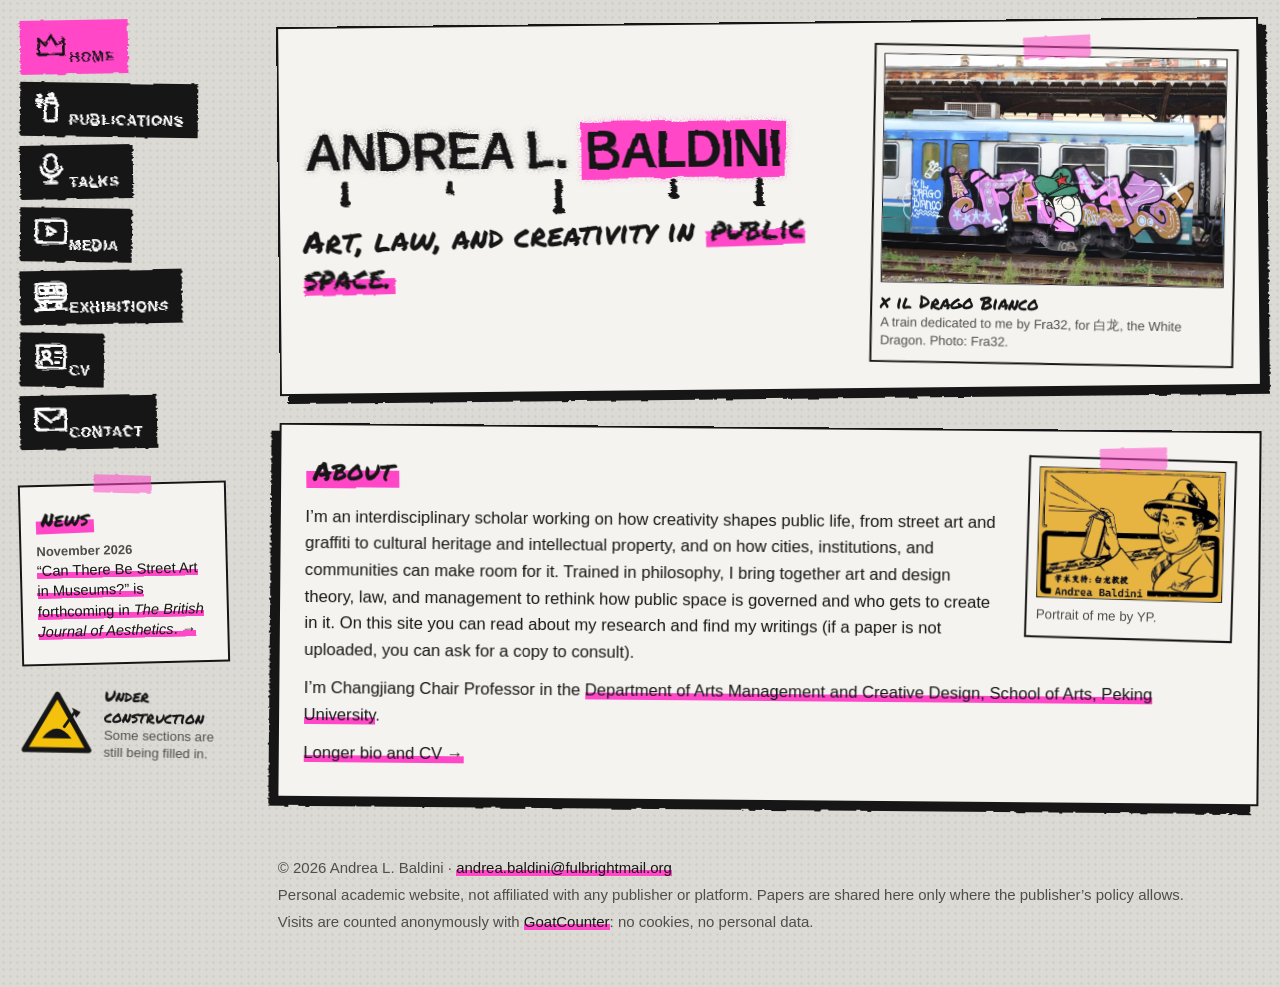
<file: index.html>
<!DOCTYPE html>
<html lang="en">
<head>
<meta charset="utf-8">
<meta name="viewport" content="width=device-width, initial-scale=1">
<title>Andrea L. Baldini · Art, law, and creativity in public space</title>
<meta name="description" content="Andrea L. Baldini. Art, law, and creativity in public space: aesthetics, street art and graffiti, intellectual property, public art, and art and design in the age of AI.">
<meta property="og:title" content="Andrea L. Baldini · Art, law, and creativity in public space">
<meta property="og:description" content="Andrea L. Baldini. Art, law, and creativity in public space: aesthetics, street art and graffiti, intellectual property, public art, and art and design in the age of AI.">
<link rel="icon" href="data:image/svg+xml,%3Csvg xmlns='http://www.w3.org/2000/svg' viewBox='0 0 32 32'%3E%3Ccircle cx='16' cy='16' r='13' fill='%23ff47c8' stroke='%23161616' stroke-width='3'/%3E%3C/svg%3E">
<link rel="stylesheet" href="assets/style.css">
</head>
<body>
<svg width="0" height="0" style="position:absolute" aria-hidden="true" focusable="false"><defs>
<filter id="spray" x="-6%" y="-20%" width="112%" height="150%" color-interpolation-filters="sRGB">
<feTurbulence type="fractalNoise" baseFrequency="0.03" numOctaves="2" seed="5" result="warp"/>
<feDisplacementMap in="SourceGraphic" in2="warp" scale="7" result="rough"/>
<feGaussianBlur in="rough" stdDeviation="3.5" result="halo"/>
<feTurbulence type="fractalNoise" baseFrequency="0.85" numOctaves="1" seed="11" result="grain"/>
<feColorMatrix in="grain" type="matrix" values="0 0 0 0 0 0 0 0 0 0 0 0 0 0 0 0 0 0 9 -4.5" result="speck"/>
<feComposite in="halo" in2="speck" operator="in" result="mist"/>
<feMerge><feMergeNode in="mist"/><feMergeNode in="rough"/></feMerge>
</filter>
<filter id="line" x="-5%" y="-300%" width="110%" height="700%"><feTurbulence type="fractalNoise" baseFrequency="0.06 0.4" numOctaves="2" seed="2" result="w"/><feDisplacementMap in="SourceGraphic" in2="w" scale="4"/></filter>
</defs></svg>
<a class="skip" href="#main">Skip to content</a>
<div class="wrap wide">
<div class="shell">
<header><nav aria-label="Main"><ul><li><a href="index.html" aria-current="page"><svg class="ic" viewBox="0 0 32 32" width="36" height="36" aria-hidden="true" fill="none" stroke="currentColor" stroke-width="2.4" stroke-linecap="round" stroke-linejoin="round"><path d="M5 25V11l6 6 5-9 5 9 6-6v14z"/><path d="M5 25h22"/></svg><span>Home</span></a></li><li><a href="publications.html"><svg class="ic" viewBox="0 0 32 32" width="36" height="36" aria-hidden="true" fill="none" stroke="currentColor" stroke-width="2.4" stroke-linecap="round" stroke-linejoin="round"><rect x="11" y="13" width="10" height="16" rx="1.5"/><path d="M12 13V9h8v4"/><path d="M14.5 9V5.5h3V9"/><circle cx="6" cy="7" r="1"/><circle cx="4" cy="11" r="1"/><circle cx="7.5" cy="11.5" r="1"/><circle cx="5" cy="15" r="1"/></svg><span>Publications</span></a></li><li><a href="talks.html"><svg class="ic" viewBox="0 0 32 32" width="36" height="36" aria-hidden="true" fill="none" stroke="currentColor" stroke-width="2.4" stroke-linecap="round" stroke-linejoin="round"><rect x="11" y="3" width="10" height="15" rx="5"/><path d="M7 14c0 5 4 8 9 8s9-3 9-8"/><path d="M16 22v6M11 28h10"/></svg><span>Talks</span></a></li><li><a href="media.html"><svg class="ic" viewBox="0 0 32 32" width="36" height="36" aria-hidden="true" fill="none" stroke="currentColor" stroke-width="2.4" stroke-linecap="round" stroke-linejoin="round"><rect x="3" y="6" width="26" height="20" rx="3"/><path d="M13 12v8l7-4z"/></svg><span>Media</span></a></li><li><a href="exhibitions.html"><svg class="ic" viewBox="0 0 32 32" width="36" height="36" aria-hidden="true" fill="none" stroke="currentColor" stroke-width="2.4" stroke-linecap="round" stroke-linejoin="round"><rect x="3" y="6" width="26" height="16" rx="3.5"/><rect x="6" y="9.5" width="5.5" height="5"/><rect x="13.5" y="9.5" width="5.5" height="5"/><rect x="21.5" y="9.5" width="5.5" height="5"/><path d="M3 18.5h26"/><circle cx="9" cy="25.5" r="2"/><circle cx="23" cy="25.5" r="2"/><path d="M2 29h28"/></svg><span>Exhibitions</span></a></li><li><a href="cv.html"><svg class="ic" viewBox="0 0 32 32" width="36" height="36" aria-hidden="true" fill="none" stroke="currentColor" stroke-width="2.4" stroke-linecap="round" stroke-linejoin="round"><rect x="4" y="6" width="24" height="20" rx="2"/><circle cx="12" cy="14" r="3"/><path d="M7 22c.8-3 3-4 5-4s4.200 1 5 4"/><path d="M20 12h5M20 16.500h5M20 21h3"/></svg><span>CV</span></a></li><li><a href="contact.html"><svg class="ic" viewBox="0 0 32 32" width="36" height="36" aria-hidden="true" fill="none" stroke="currentColor" stroke-width="2.4" stroke-linecap="round" stroke-linejoin="round"><rect x="3" y="7" width="26" height="18" rx="2"/><path d="M3.500 8.500 16 18l12.500-9.500"/></svg><span>Contact</span></a></li></ul></nav><aside class="news" aria-labelledby="news-h"><h2 id="news-h" class="hand">News</h2><ul><li><time>November 2026</time> <a href="publications.html#articles">“Can There Be Street Art in Museums?” is forthcoming in <em>The British Journal of Aesthetics</em>. →</a></li></ul></aside><aside class="wip" aria-label="Site status"><svg viewBox="0 0 100 90" width="74" height="66" role="img" aria-label="Road-works warning sign"><path d="M50 6 L94 82 H6 Z" fill="#f4c20d" stroke="#161616" stroke-width="7" stroke-linejoin="round"/><path d="M30 66 Q50 40 70 66 Z" fill="#161616"/><path d="M60 50 L74 30" stroke="#161616" stroke-width="4" stroke-linecap="round"/><path d="M70 24 L82 30 L76 38 Z" fill="#161616"/></svg><p><strong class="hand">Under construction</strong> Some sections are still being filled in.</p></aside></header>
<div class="content">
<main id="main">
<div class="home-stack">
<section class="poster hero">
<div class="hero-text">
<h1>Andrea L. <em>Baldini</em></h1>
<svg class="drips" viewBox="0 0 400 50" preserveAspectRatio="none" aria-hidden="true" focusable="false">
<path d="M34 0 V26" stroke-width="5"/><circle cx="34" cy="30" r="4.5"/>
<path d="M118 0 V12" stroke-width="4"/><circle cx="118" cy="15" r="3.5"/>
<path d="M205 0 V40" stroke-width="5.5"/><circle cx="205" cy="44" r="5"/>
<path d="M297 0 V20" stroke-width="4.5"/><circle cx="297" cy="23" r="4"/>
<path d="M366 0 V32" stroke-width="5"/><circle cx="366" cy="36" r="4.5"/></svg>
<p class="lede hand tagline">Art, law, and creativity in <span class="hl">public space.</span></p>
</div>
<figure class="hero-photo">
<img src="assets/img/train.jpg" width="1200" height="800" alt="A regional train carriage painted with a large pink, ochre and black graffiti piece with a green cap bearing a red star; on the blue door, hand-lettered in white, the words “x il Drago Bianco”.">
<figcaption><span class="hand">x il Drago Bianco</span>A train dedicated to me by Fra32, for 白龙, the White Dragon. Photo: Fra32.</figcaption>
</figure>
</section>

<section class="poster about" aria-labelledby="about">
<h2 id="about" class="hand">About</h2>
<figure class="portrait">
<img src="assets/img/portrait-yp.jpg" width="990" height="694" alt="Black-line illustration on yellow of a smiling man in a fedora and overcoat holding up a spray can, with the caption “学术支持：白龙教授 Andrea Baldini”.">
<figcaption>Portrait of me by YP.</figcaption>
</figure>
<p>I’m an interdisciplinary scholar working on how creativity shapes public life, from street art and graffiti to cultural heritage and intellectual property, and on how cities, institutions, and communities can make room for it. Trained in philosophy, I bring together art and design theory, law, and management to rethink how public space is governed and who gets to create in it. On this site you can read about my research and find my writings (if a paper is not uploaded, you can ask for a copy to consult).</p><p>I’m Changjiang Chair Professor in the <a href="https://art.pku.edu.cn/szdw/qzjs/cysjyysglx/bl/index.htm">Department of Arts Management and Creative Design, School of Arts, Peking University</a>.</p>
<p><a href="cv.html">Longer bio and CV →</a></p>
</section>
</div>
</main>
<footer>
<p>© 2026 Andrea L. Baldini · <a href="mailto:andrea.baldini@fulbrightmail.org">andrea.baldini@fulbrightmail.org</a></p>
<p>Personal academic website, not affiliated with any publisher or platform. Papers are shared here only where the publisher’s policy allows.</p>
<p>Visits are counted anonymously with <a href="https://www.goatcounter.com">GoatCounter</a>: no cookies, no personal data.</p>
</footer>
</div>
</div>
</div>
<script data-goatcounter="https://andrealbaldini.goatcounter.com/count" async src="//gc.zgo.at/count.js"></script>
</body>
</html>
</file>
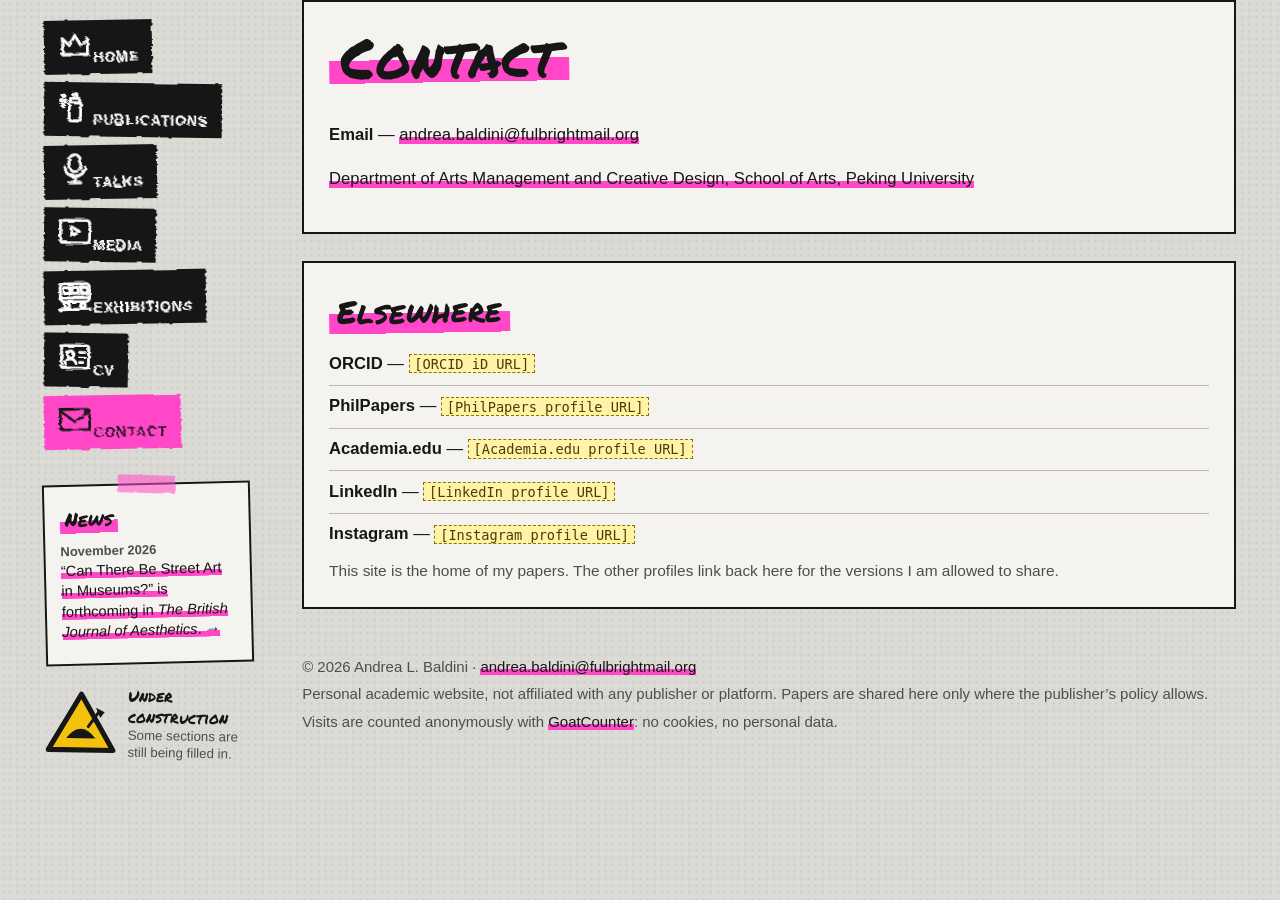
<file: contact.html>
<!DOCTYPE html>
<html lang="en">
<head>
<meta charset="utf-8">
<meta name="viewport" content="width=device-width, initial-scale=1">
<title>Contact · Andrea L. Baldini</title>
<meta name="description" content="Andrea L. Baldini. Art, law, and creativity in public space: aesthetics, street art and graffiti, intellectual property, public art, and art and design in the age of AI.">
<meta property="og:title" content="Contact · Andrea L. Baldini">
<meta property="og:description" content="Andrea L. Baldini. Art, law, and creativity in public space: aesthetics, street art and graffiti, intellectual property, public art, and art and design in the age of AI.">
<link rel="icon" href="data:image/svg+xml,%3Csvg xmlns='http://www.w3.org/2000/svg' viewBox='0 0 32 32'%3E%3Ccircle cx='16' cy='16' r='13' fill='%23ff47c8' stroke='%23161616' stroke-width='3'/%3E%3C/svg%3E">
<link rel="stylesheet" href="assets/style.css">
</head>
<body>
<svg width="0" height="0" style="position:absolute" aria-hidden="true" focusable="false"><defs>
<filter id="spray" x="-6%" y="-20%" width="112%" height="150%" color-interpolation-filters="sRGB">
<feTurbulence type="fractalNoise" baseFrequency="0.03" numOctaves="2" seed="5" result="warp"/>
<feDisplacementMap in="SourceGraphic" in2="warp" scale="7" result="rough"/>
<feGaussianBlur in="rough" stdDeviation="3.5" result="halo"/>
<feTurbulence type="fractalNoise" baseFrequency="0.85" numOctaves="1" seed="11" result="grain"/>
<feColorMatrix in="grain" type="matrix" values="0 0 0 0 0 0 0 0 0 0 0 0 0 0 0 0 0 0 9 -4.5" result="speck"/>
<feComposite in="halo" in2="speck" operator="in" result="mist"/>
<feMerge><feMergeNode in="mist"/><feMergeNode in="rough"/></feMerge>
</filter>
<filter id="line" x="-5%" y="-300%" width="110%" height="700%"><feTurbulence type="fractalNoise" baseFrequency="0.06 0.4" numOctaves="2" seed="2" result="w"/><feDisplacementMap in="SourceGraphic" in2="w" scale="4"/></filter>
</defs></svg>
<a class="skip" href="#main">Skip to content</a>
<div class="wrap">
<div class="shell">
<header><nav aria-label="Main"><ul><li><a href="index.html"><svg class="ic" viewBox="0 0 32 32" width="36" height="36" aria-hidden="true" fill="none" stroke="currentColor" stroke-width="2.4" stroke-linecap="round" stroke-linejoin="round"><path d="M5 25V11l6 6 5-9 5 9 6-6v14z"/><path d="M5 25h22"/></svg><span>Home</span></a></li><li><a href="publications.html"><svg class="ic" viewBox="0 0 32 32" width="36" height="36" aria-hidden="true" fill="none" stroke="currentColor" stroke-width="2.4" stroke-linecap="round" stroke-linejoin="round"><rect x="11" y="13" width="10" height="16" rx="1.5"/><path d="M12 13V9h8v4"/><path d="M14.5 9V5.5h3V9"/><circle cx="6" cy="7" r="1"/><circle cx="4" cy="11" r="1"/><circle cx="7.5" cy="11.5" r="1"/><circle cx="5" cy="15" r="1"/></svg><span>Publications</span></a></li><li><a href="talks.html"><svg class="ic" viewBox="0 0 32 32" width="36" height="36" aria-hidden="true" fill="none" stroke="currentColor" stroke-width="2.4" stroke-linecap="round" stroke-linejoin="round"><rect x="11" y="3" width="10" height="15" rx="5"/><path d="M7 14c0 5 4 8 9 8s9-3 9-8"/><path d="M16 22v6M11 28h10"/></svg><span>Talks</span></a></li><li><a href="media.html"><svg class="ic" viewBox="0 0 32 32" width="36" height="36" aria-hidden="true" fill="none" stroke="currentColor" stroke-width="2.4" stroke-linecap="round" stroke-linejoin="round"><rect x="3" y="6" width="26" height="20" rx="3"/><path d="M13 12v8l7-4z"/></svg><span>Media</span></a></li><li><a href="exhibitions.html"><svg class="ic" viewBox="0 0 32 32" width="36" height="36" aria-hidden="true" fill="none" stroke="currentColor" stroke-width="2.4" stroke-linecap="round" stroke-linejoin="round"><rect x="3" y="6" width="26" height="16" rx="3.5"/><rect x="6" y="9.5" width="5.5" height="5"/><rect x="13.5" y="9.5" width="5.5" height="5"/><rect x="21.5" y="9.5" width="5.5" height="5"/><path d="M3 18.5h26"/><circle cx="9" cy="25.5" r="2"/><circle cx="23" cy="25.5" r="2"/><path d="M2 29h28"/></svg><span>Exhibitions</span></a></li><li><a href="cv.html"><svg class="ic" viewBox="0 0 32 32" width="36" height="36" aria-hidden="true" fill="none" stroke="currentColor" stroke-width="2.4" stroke-linecap="round" stroke-linejoin="round"><rect x="4" y="6" width="24" height="20" rx="2"/><circle cx="12" cy="14" r="3"/><path d="M7 22c.8-3 3-4 5-4s4.200 1 5 4"/><path d="M20 12h5M20 16.500h5M20 21h3"/></svg><span>CV</span></a></li><li><a href="contact.html" aria-current="page"><svg class="ic" viewBox="0 0 32 32" width="36" height="36" aria-hidden="true" fill="none" stroke="currentColor" stroke-width="2.4" stroke-linecap="round" stroke-linejoin="round"><rect x="3" y="7" width="26" height="18" rx="2"/><path d="M3.500 8.500 16 18l12.500-9.500"/></svg><span>Contact</span></a></li></ul></nav><aside class="news" aria-labelledby="news-h"><h2 id="news-h" class="hand">News</h2><ul><li><time>November 2026</time> <a href="publications.html#articles">“Can There Be Street Art in Museums?” is forthcoming in <em>The British Journal of Aesthetics</em>. →</a></li></ul></aside><aside class="wip" aria-label="Site status"><svg viewBox="0 0 100 90" width="74" height="66" role="img" aria-label="Road-works warning sign"><path d="M50 6 L94 82 H6 Z" fill="#f4c20d" stroke="#161616" stroke-width="7" stroke-linejoin="round"/><path d="M30 66 Q50 40 70 66 Z" fill="#161616"/><path d="M60 50 L74 30" stroke="#161616" stroke-width="4" stroke-linecap="round"/><path d="M70 24 L82 30 L76 38 Z" fill="#161616"/></svg><p><strong class="hand">Under construction</strong> Some sections are still being filled in.</p></aside></header>
<div class="content">
<main id="main">
<section class="card">
<h1 class="hand pagetitle">Contact</h1>
<p><strong>Email</strong> — <a href="mailto:andrea.baldini@fulbrightmail.org">andrea.baldini@fulbrightmail.org</a></p>
<p><a href="https://art.pku.edu.cn/szdw/qzjs/cysjyysglx/bl/index.htm">Department of Arts Management and Creative Design, School of Arts, Peking University</a></p>
</section>
<section class="card" aria-labelledby="links">
<h2 id="links" class="hand">Elsewhere</h2>
<ul class="plain"><li><strong>ORCID</strong> — <span class="placeholder">[ORCID iD URL]</span></li><li><strong>PhilPapers</strong> — <span class="placeholder">[PhilPapers profile URL]</span></li><li><strong>Academia.edu</strong> — <span class="placeholder">[Academia.edu profile URL]</span></li><li><strong>LinkedIn</strong> — <span class="placeholder">[LinkedIn profile URL]</span></li><li><strong>Instagram</strong> — <span class="placeholder">[Instagram profile URL]</span></li></ul>
<p class="meta">This site is the home of my papers. The other profiles link back here for the versions I am allowed to share.</p>
</section>
</main>
<footer>
<p>© 2026 Andrea L. Baldini · <a href="mailto:andrea.baldini@fulbrightmail.org">andrea.baldini@fulbrightmail.org</a></p>
<p>Personal academic website, not affiliated with any publisher or platform. Papers are shared here only where the publisher’s policy allows.</p>
<p>Visits are counted anonymously with <a href="https://www.goatcounter.com">GoatCounter</a>: no cookies, no personal data.</p>
</footer>
</div>
</div>
</div>
<script data-goatcounter="https://andrealbaldini.goatcounter.com/count" async src="//gc.zgo.at/count.js"></script>
</body>
</html>
</file>
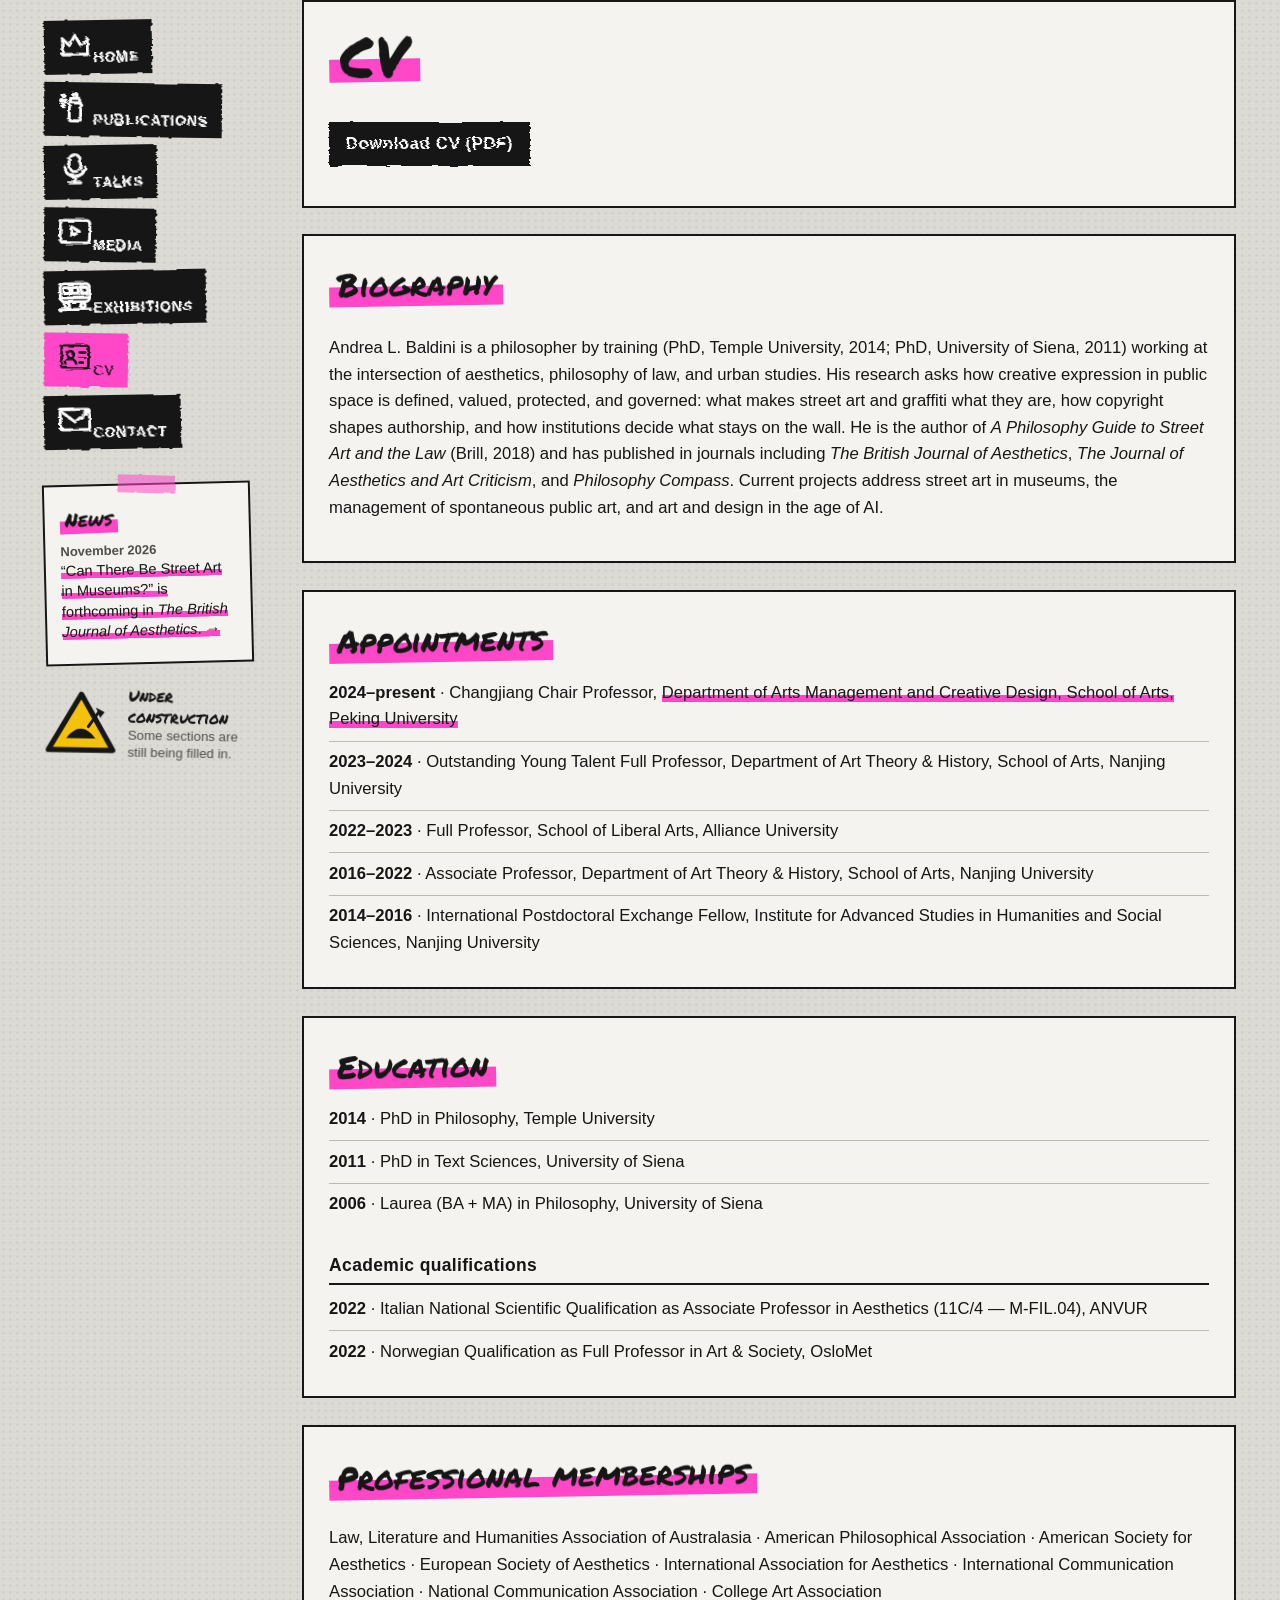
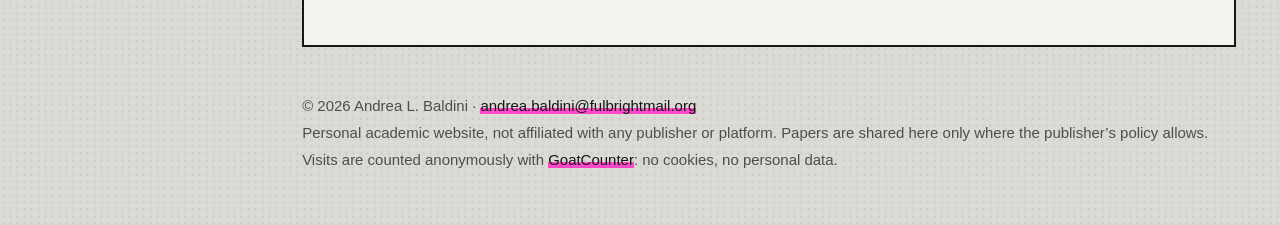
<file: cv.html>
<!DOCTYPE html>
<html lang="en">
<head>
<meta charset="utf-8">
<meta name="viewport" content="width=device-width, initial-scale=1">
<title>CV · Andrea L. Baldini</title>
<meta name="description" content="Andrea L. Baldini. Art, law, and creativity in public space: aesthetics, street art and graffiti, intellectual property, public art, and art and design in the age of AI.">
<meta property="og:title" content="CV · Andrea L. Baldini">
<meta property="og:description" content="Andrea L. Baldini. Art, law, and creativity in public space: aesthetics, street art and graffiti, intellectual property, public art, and art and design in the age of AI.">
<link rel="icon" href="data:image/svg+xml,%3Csvg xmlns='http://www.w3.org/2000/svg' viewBox='0 0 32 32'%3E%3Ccircle cx='16' cy='16' r='13' fill='%23ff47c8' stroke='%23161616' stroke-width='3'/%3E%3C/svg%3E">
<link rel="stylesheet" href="assets/style.css">
</head>
<body>
<svg width="0" height="0" style="position:absolute" aria-hidden="true" focusable="false"><defs>
<filter id="spray" x="-6%" y="-20%" width="112%" height="150%" color-interpolation-filters="sRGB">
<feTurbulence type="fractalNoise" baseFrequency="0.03" numOctaves="2" seed="5" result="warp"/>
<feDisplacementMap in="SourceGraphic" in2="warp" scale="7" result="rough"/>
<feGaussianBlur in="rough" stdDeviation="3.5" result="halo"/>
<feTurbulence type="fractalNoise" baseFrequency="0.85" numOctaves="1" seed="11" result="grain"/>
<feColorMatrix in="grain" type="matrix" values="0 0 0 0 0 0 0 0 0 0 0 0 0 0 0 0 0 0 9 -4.5" result="speck"/>
<feComposite in="halo" in2="speck" operator="in" result="mist"/>
<feMerge><feMergeNode in="mist"/><feMergeNode in="rough"/></feMerge>
</filter>
<filter id="line" x="-5%" y="-300%" width="110%" height="700%"><feTurbulence type="fractalNoise" baseFrequency="0.06 0.4" numOctaves="2" seed="2" result="w"/><feDisplacementMap in="SourceGraphic" in2="w" scale="4"/></filter>
</defs></svg>
<a class="skip" href="#main">Skip to content</a>
<div class="wrap">
<div class="shell">
<header><nav aria-label="Main"><ul><li><a href="index.html"><svg class="ic" viewBox="0 0 32 32" width="36" height="36" aria-hidden="true" fill="none" stroke="currentColor" stroke-width="2.4" stroke-linecap="round" stroke-linejoin="round"><path d="M5 25V11l6 6 5-9 5 9 6-6v14z"/><path d="M5 25h22"/></svg><span>Home</span></a></li><li><a href="publications.html"><svg class="ic" viewBox="0 0 32 32" width="36" height="36" aria-hidden="true" fill="none" stroke="currentColor" stroke-width="2.4" stroke-linecap="round" stroke-linejoin="round"><rect x="11" y="13" width="10" height="16" rx="1.5"/><path d="M12 13V9h8v4"/><path d="M14.5 9V5.5h3V9"/><circle cx="6" cy="7" r="1"/><circle cx="4" cy="11" r="1"/><circle cx="7.5" cy="11.5" r="1"/><circle cx="5" cy="15" r="1"/></svg><span>Publications</span></a></li><li><a href="talks.html"><svg class="ic" viewBox="0 0 32 32" width="36" height="36" aria-hidden="true" fill="none" stroke="currentColor" stroke-width="2.4" stroke-linecap="round" stroke-linejoin="round"><rect x="11" y="3" width="10" height="15" rx="5"/><path d="M7 14c0 5 4 8 9 8s9-3 9-8"/><path d="M16 22v6M11 28h10"/></svg><span>Talks</span></a></li><li><a href="media.html"><svg class="ic" viewBox="0 0 32 32" width="36" height="36" aria-hidden="true" fill="none" stroke="currentColor" stroke-width="2.4" stroke-linecap="round" stroke-linejoin="round"><rect x="3" y="6" width="26" height="20" rx="3"/><path d="M13 12v8l7-4z"/></svg><span>Media</span></a></li><li><a href="exhibitions.html"><svg class="ic" viewBox="0 0 32 32" width="36" height="36" aria-hidden="true" fill="none" stroke="currentColor" stroke-width="2.4" stroke-linecap="round" stroke-linejoin="round"><rect x="3" y="6" width="26" height="16" rx="3.5"/><rect x="6" y="9.5" width="5.5" height="5"/><rect x="13.5" y="9.5" width="5.5" height="5"/><rect x="21.5" y="9.5" width="5.5" height="5"/><path d="M3 18.5h26"/><circle cx="9" cy="25.5" r="2"/><circle cx="23" cy="25.5" r="2"/><path d="M2 29h28"/></svg><span>Exhibitions</span></a></li><li><a href="cv.html" aria-current="page"><svg class="ic" viewBox="0 0 32 32" width="36" height="36" aria-hidden="true" fill="none" stroke="currentColor" stroke-width="2.4" stroke-linecap="round" stroke-linejoin="round"><rect x="4" y="6" width="24" height="20" rx="2"/><circle cx="12" cy="14" r="3"/><path d="M7 22c.8-3 3-4 5-4s4.200 1 5 4"/><path d="M20 12h5M20 16.500h5M20 21h3"/></svg><span>CV</span></a></li><li><a href="contact.html"><svg class="ic" viewBox="0 0 32 32" width="36" height="36" aria-hidden="true" fill="none" stroke="currentColor" stroke-width="2.4" stroke-linecap="round" stroke-linejoin="round"><rect x="3" y="7" width="26" height="18" rx="2"/><path d="M3.500 8.500 16 18l12.500-9.500"/></svg><span>Contact</span></a></li></ul></nav><aside class="news" aria-labelledby="news-h"><h2 id="news-h" class="hand">News</h2><ul><li><time>November 2026</time> <a href="publications.html#articles">“Can There Be Street Art in Museums?” is forthcoming in <em>The British Journal of Aesthetics</em>. →</a></li></ul></aside><aside class="wip" aria-label="Site status"><svg viewBox="0 0 100 90" width="74" height="66" role="img" aria-label="Road-works warning sign"><path d="M50 6 L94 82 H6 Z" fill="#f4c20d" stroke="#161616" stroke-width="7" stroke-linejoin="round"/><path d="M30 66 Q50 40 70 66 Z" fill="#161616"/><path d="M60 50 L74 30" stroke="#161616" stroke-width="4" stroke-linecap="round"/><path d="M70 24 L82 30 L76 38 Z" fill="#161616"/></svg><p><strong class="hand">Under construction</strong> Some sections are still being filled in.</p></aside></header>
<div class="content">
<main id="main">
<section class="card">
<h1 class="hand pagetitle">CV</h1>
<p><a class="btn" href="cv/Baldini_CV.pdf">Download CV (PDF)</a></p>
</section>

<section class="card" aria-labelledby="bio">
<h2 id="bio" class="hand">Biography</h2>
<p>Andrea L. Baldini is a philosopher by training (PhD, Temple University, 2014; PhD, University of Siena, 2011) working at the intersection of aesthetics, philosophy of law, and urban studies. His research asks how creative expression in public space is defined, valued, protected, and governed: what makes street art and graffiti what they are, how copyright shapes authorship, and how institutions decide what stays on the wall. He is the author of <em>A Philosophy Guide to Street Art and the Law</em> (Brill, 2018) and has published in journals including <em>The British Journal of Aesthetics</em>, <em>The Journal of Aesthetics and Art Criticism</em>, and <em>Philosophy Compass</em>. Current projects address street art in museums, the management of spontaneous public art, and art and design in the age of AI.</p>
</section>

<section class="card" aria-labelledby="appts">
<h2 id="appts" class="hand">Appointments</h2>
<ul class="plain">
<li><strong>2024–present</strong> · Changjiang Chair Professor, <a href="https://art.pku.edu.cn/szdw/qzjs/cysjyysglx/bl/index.htm">Department of Arts Management and Creative Design, School of Arts, Peking University</a></li>
<li><strong>2023–2024</strong> · Outstanding Young Talent Full Professor, Department of Art Theory &amp; History, School of Arts, Nanjing University</li>
<li><strong>2022–2023</strong> · Full Professor, School of Liberal Arts, Alliance University</li>
<li><strong>2016–2022</strong> · Associate Professor, Department of Art Theory &amp; History, School of Arts, Nanjing University</li>
<li><strong>2014–2016</strong> · International Postdoctoral Exchange Fellow, Institute for Advanced Studies in Humanities and Social Sciences, Nanjing University</li>
</ul>
</section>

<section class="card" aria-labelledby="edu">
<h2 id="edu" class="hand">Education</h2>
<ul class="plain">
<li><strong>2014</strong> · PhD in Philosophy, Temple University</li>
<li><strong>2011</strong> · PhD in Text Sciences, University of Siena</li>
<li><strong>2006</strong> · Laurea (BA + MA) in Philosophy, University of Siena</li>
</ul>
<h3 class="year">Academic qualifications</h3>
<ul class="plain">
<li><strong>2022</strong> · Italian National Scientific Qualification as Associate Professor in Aesthetics (11C/4 — M-FIL.04), ANVUR</li>
<li><strong>2022</strong> · Norwegian Qualification as Full Professor in Art &amp; Society, OsloMet</li>
</ul>
</section>

<section class="card" aria-labelledby="soc">
<h2 id="soc" class="hand">Professional memberships</h2>
<p>Law, Literature and Humanities Association of Australasia · American Philosophical Association · American Society for Aesthetics · European Society of Aesthetics · International Association for Aesthetics · International Communication Association · National Communication Association · College Art Association</p>
</section>
</main>
<footer>
<p>© 2026 Andrea L. Baldini · <a href="mailto:andrea.baldini@fulbrightmail.org">andrea.baldini@fulbrightmail.org</a></p>
<p>Personal academic website, not affiliated with any publisher or platform. Papers are shared here only where the publisher’s policy allows.</p>
<p>Visits are counted anonymously with <a href="https://www.goatcounter.com">GoatCounter</a>: no cookies, no personal data.</p>
</footer>
</div>
</div>
</div>
<script data-goatcounter="https://andrealbaldini.goatcounter.com/count" async src="//gc.zgo.at/count.js"></script>
</body>
</html>
</file>
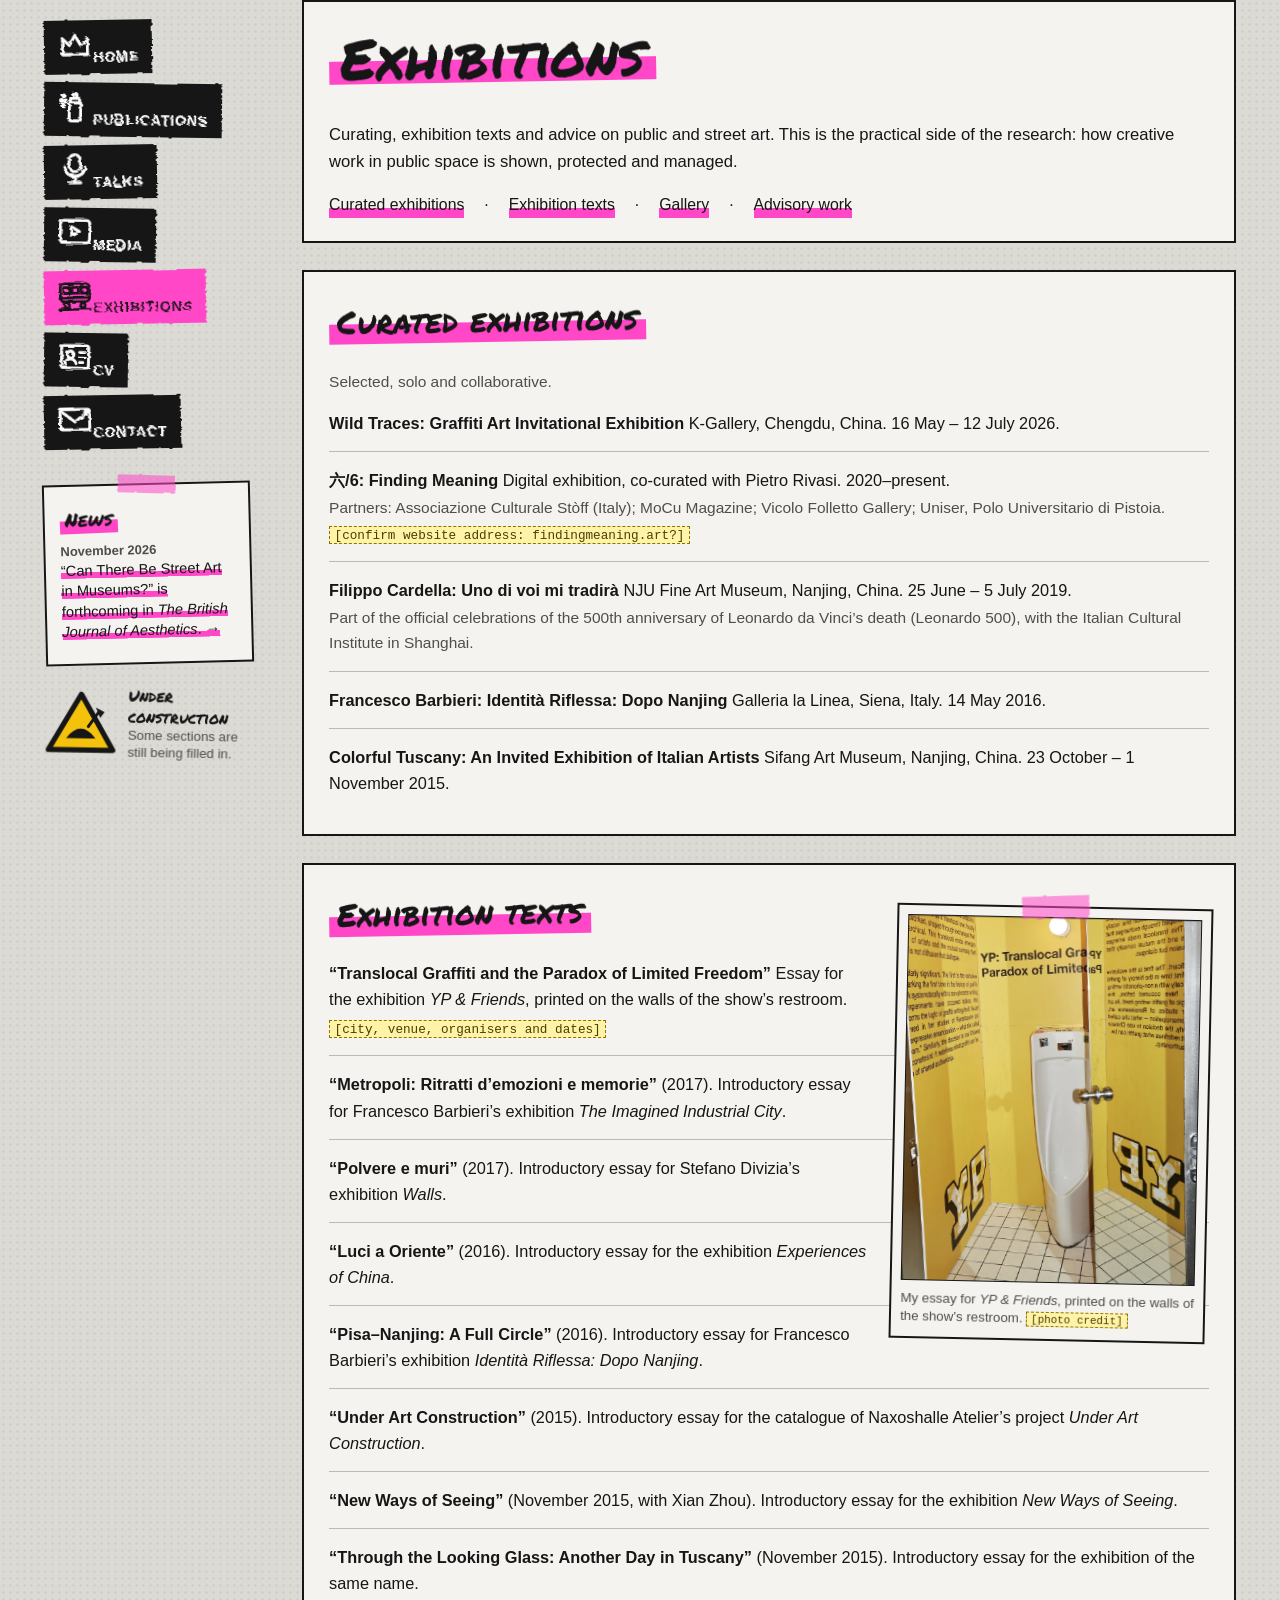
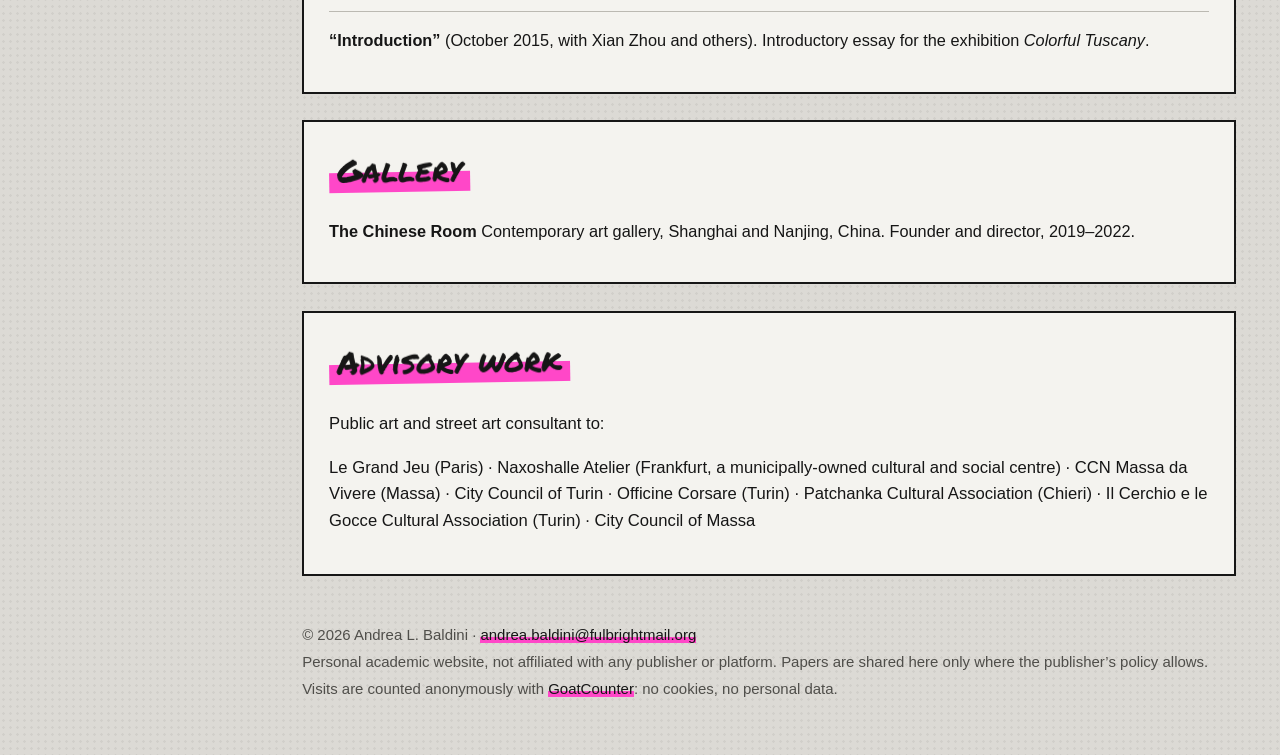
<file: exhibitions.html>
<!DOCTYPE html>
<html lang="en">
<head>
<meta charset="utf-8">
<meta name="viewport" content="width=device-width, initial-scale=1">
<title>Exhibitions · Andrea L. Baldini</title>
<meta name="description" content="Andrea L. Baldini. Art, law, and creativity in public space: aesthetics, street art and graffiti, intellectual property, public art, and art and design in the age of AI.">
<meta property="og:title" content="Exhibitions · Andrea L. Baldini">
<meta property="og:description" content="Andrea L. Baldini. Art, law, and creativity in public space: aesthetics, street art and graffiti, intellectual property, public art, and art and design in the age of AI.">
<link rel="icon" href="data:image/svg+xml,%3Csvg xmlns='http://www.w3.org/2000/svg' viewBox='0 0 32 32'%3E%3Ccircle cx='16' cy='16' r='13' fill='%23ff47c8' stroke='%23161616' stroke-width='3'/%3E%3C/svg%3E">
<link rel="stylesheet" href="assets/style.css">
</head>
<body>
<svg width="0" height="0" style="position:absolute" aria-hidden="true" focusable="false"><defs>
<filter id="spray" x="-6%" y="-20%" width="112%" height="150%" color-interpolation-filters="sRGB">
<feTurbulence type="fractalNoise" baseFrequency="0.03" numOctaves="2" seed="5" result="warp"/>
<feDisplacementMap in="SourceGraphic" in2="warp" scale="7" result="rough"/>
<feGaussianBlur in="rough" stdDeviation="3.5" result="halo"/>
<feTurbulence type="fractalNoise" baseFrequency="0.85" numOctaves="1" seed="11" result="grain"/>
<feColorMatrix in="grain" type="matrix" values="0 0 0 0 0 0 0 0 0 0 0 0 0 0 0 0 0 0 9 -4.5" result="speck"/>
<feComposite in="halo" in2="speck" operator="in" result="mist"/>
<feMerge><feMergeNode in="mist"/><feMergeNode in="rough"/></feMerge>
</filter>
<filter id="line" x="-5%" y="-300%" width="110%" height="700%"><feTurbulence type="fractalNoise" baseFrequency="0.06 0.4" numOctaves="2" seed="2" result="w"/><feDisplacementMap in="SourceGraphic" in2="w" scale="4"/></filter>
</defs></svg>
<a class="skip" href="#main">Skip to content</a>
<div class="wrap">
<div class="shell">
<header><nav aria-label="Main"><ul><li><a href="index.html"><svg class="ic" viewBox="0 0 32 32" width="36" height="36" aria-hidden="true" fill="none" stroke="currentColor" stroke-width="2.4" stroke-linecap="round" stroke-linejoin="round"><path d="M5 25V11l6 6 5-9 5 9 6-6v14z"/><path d="M5 25h22"/></svg><span>Home</span></a></li><li><a href="publications.html"><svg class="ic" viewBox="0 0 32 32" width="36" height="36" aria-hidden="true" fill="none" stroke="currentColor" stroke-width="2.4" stroke-linecap="round" stroke-linejoin="round"><rect x="11" y="13" width="10" height="16" rx="1.5"/><path d="M12 13V9h8v4"/><path d="M14.5 9V5.5h3V9"/><circle cx="6" cy="7" r="1"/><circle cx="4" cy="11" r="1"/><circle cx="7.5" cy="11.5" r="1"/><circle cx="5" cy="15" r="1"/></svg><span>Publications</span></a></li><li><a href="talks.html"><svg class="ic" viewBox="0 0 32 32" width="36" height="36" aria-hidden="true" fill="none" stroke="currentColor" stroke-width="2.4" stroke-linecap="round" stroke-linejoin="round"><rect x="11" y="3" width="10" height="15" rx="5"/><path d="M7 14c0 5 4 8 9 8s9-3 9-8"/><path d="M16 22v6M11 28h10"/></svg><span>Talks</span></a></li><li><a href="media.html"><svg class="ic" viewBox="0 0 32 32" width="36" height="36" aria-hidden="true" fill="none" stroke="currentColor" stroke-width="2.4" stroke-linecap="round" stroke-linejoin="round"><rect x="3" y="6" width="26" height="20" rx="3"/><path d="M13 12v8l7-4z"/></svg><span>Media</span></a></li><li><a href="exhibitions.html" aria-current="page"><svg class="ic" viewBox="0 0 32 32" width="36" height="36" aria-hidden="true" fill="none" stroke="currentColor" stroke-width="2.4" stroke-linecap="round" stroke-linejoin="round"><rect x="3" y="6" width="26" height="16" rx="3.5"/><rect x="6" y="9.5" width="5.5" height="5"/><rect x="13.5" y="9.5" width="5.5" height="5"/><rect x="21.5" y="9.5" width="5.5" height="5"/><path d="M3 18.5h26"/><circle cx="9" cy="25.5" r="2"/><circle cx="23" cy="25.5" r="2"/><path d="M2 29h28"/></svg><span>Exhibitions</span></a></li><li><a href="cv.html"><svg class="ic" viewBox="0 0 32 32" width="36" height="36" aria-hidden="true" fill="none" stroke="currentColor" stroke-width="2.4" stroke-linecap="round" stroke-linejoin="round"><rect x="4" y="6" width="24" height="20" rx="2"/><circle cx="12" cy="14" r="3"/><path d="M7 22c.8-3 3-4 5-4s4.200 1 5 4"/><path d="M20 12h5M20 16.500h5M20 21h3"/></svg><span>CV</span></a></li><li><a href="contact.html"><svg class="ic" viewBox="0 0 32 32" width="36" height="36" aria-hidden="true" fill="none" stroke="currentColor" stroke-width="2.4" stroke-linecap="round" stroke-linejoin="round"><rect x="3" y="7" width="26" height="18" rx="2"/><path d="M3.500 8.500 16 18l12.500-9.500"/></svg><span>Contact</span></a></li></ul></nav><aside class="news" aria-labelledby="news-h"><h2 id="news-h" class="hand">News</h2><ul><li><time>November 2026</time> <a href="publications.html#articles">“Can There Be Street Art in Museums?” is forthcoming in <em>The British Journal of Aesthetics</em>. →</a></li></ul></aside><aside class="wip" aria-label="Site status"><svg viewBox="0 0 100 90" width="74" height="66" role="img" aria-label="Road-works warning sign"><path d="M50 6 L94 82 H6 Z" fill="#f4c20d" stroke="#161616" stroke-width="7" stroke-linejoin="round"/><path d="M30 66 Q50 40 70 66 Z" fill="#161616"/><path d="M60 50 L74 30" stroke="#161616" stroke-width="4" stroke-linecap="round"/><path d="M70 24 L82 30 L76 38 Z" fill="#161616"/></svg><p><strong class="hand">Under construction</strong> Some sections are still being filled in.</p></aside></header>
<div class="content">
<main id="main">
<section class="card">
<h1 class="hand pagetitle">Exhibitions</h1>
<p>Curating, exhibition texts and advice on public and street art. This is the practical side of the research: how creative work in public space is shown, protected and managed.</p>
<p class="jump"><a href="#curated">Curated exhibitions</a> · <a href="#texts">Exhibition texts</a> · <a href="#gallery">Gallery</a> · <a href="#advisory">Advisory work</a></p>
</section>
<section class="card" id="curated" aria-labelledby="h-curated"><h2 id="h-curated" class="hand">Curated exhibitions</h2><p class="meta">Selected, solo and collaborative.</p><ul class="pubs"><li class="pub"><p class="cite"><span class="t">Wild Traces: Graffiti Art Invitational Exhibition</span> K-Gallery, Chengdu, China. 16 May – 12 July 2026.</p></li><li class="pub"><p class="cite"><span class="t">六/6: Finding Meaning</span> Digital exhibition, co-curated with Pietro Rivasi. 2020–present.</p><p class="meta">Partners: Associazione Culturale Stòff (Italy); MoCu Magazine; Vicolo Folletto Gallery; Uniser, Polo Universitario di Pistoia. <span class="placeholder">[confirm website address: findingmeaning.art?]</span></p></li><li class="pub"><p class="cite"><span class="t">Filippo Cardella: Uno di voi mi tradirà</span> NJU Fine Art Museum, Nanjing, China. 25 June – 5 July 2019.</p><p class="meta">Part of the official celebrations of the 500th anniversary of Leonardo da Vinci’s death (Leonardo 500), with the Italian Cultural Institute in Shanghai.</p></li><li class="pub"><p class="cite"><span class="t">Francesco Barbieri: Identità Riflessa: Dopo Nanjing</span> Galleria la Linea, Siena, Italy. 14 May 2016.</p></li><li class="pub"><p class="cite"><span class="t">Colorful Tuscany: An Invited Exhibition of Italian Artists</span> Sifang Art Museum, Nanjing, China. 23 October – 1 November 2015.</p></li></ul></section>
<section class="card" id="texts" aria-labelledby="h-texts"><h2 id="h-texts" class="hand">Exhibition texts</h2>
<figure class="portrait"><img src="assets/img/exhibition.jpg" width="900" height="1123" alt="A small restroom with bright yellow walls: the text of an essay is printed on the side walls, a large “YP” logo sits in the lower corners, and a white urinal stands in the middle."><figcaption>My essay for <em>YP &amp; Friends</em>, printed on the walls of the show’s restroom. <span class="placeholder">[photo credit]</span></figcaption></figure>
<ul class="pubs"><li class="pub"><p class="cite"><span class="t">“Translocal Graffiti and the Paradox of Limited Freedom”</span> Essay for the exhibition <em>YP &amp; Friends</em>, printed on the walls of the show’s restroom.</p><p class="meta"><span class="placeholder">[city, venue, organisers and dates]</span></p></li><li class="pub"><p class="cite"><span class="t">“Metropoli: Ritratti d’emozioni e memorie”</span> (2017). Introductory essay for Francesco Barbieri’s exhibition <em>The Imagined Industrial City</em>.</p></li><li class="pub"><p class="cite"><span class="t">“Polvere e muri”</span> (2017). Introductory essay for Stefano Divizia’s exhibition <em>Walls</em>.</p></li><li class="pub"><p class="cite"><span class="t">“Luci a Oriente”</span> (2016). Introductory essay for the exhibition <em>Experiences of China</em>.</p></li><li class="pub"><p class="cite"><span class="t">“Pisa–Nanjing: A Full Circle”</span> (2016). Introductory essay for Francesco Barbieri’s exhibition <em>Identità Riflessa: Dopo Nanjing</em>.</p></li><li class="pub"><p class="cite"><span class="t">“Under Art Construction”</span> (2015). Introductory essay for the catalogue of Naxoshalle Atelier’s project <em>Under Art Construction</em>.</p></li><li class="pub"><p class="cite"><span class="t">“New Ways of Seeing”</span> (November 2015, with Xian Zhou). Introductory essay for the exhibition <em>New Ways of Seeing</em>.</p></li><li class="pub"><p class="cite"><span class="t">“Through the Looking Glass: Another Day in Tuscany”</span> (November 2015). Introductory essay for the exhibition of the same name.</p></li><li class="pub"><p class="cite"><span class="t">“Introduction”</span> (October 2015, with Xian Zhou and others). Introductory essay for the exhibition <em>Colorful Tuscany</em>.</p></li></ul></section>
<section class="card" id="gallery" aria-labelledby="h-gallery"><h2 id="h-gallery" class="hand">Gallery</h2>
<ul class="pubs"><li class="pub"><p class="cite"><span class="t">The Chinese Room</span> Contemporary art gallery, Shanghai and Nanjing, China. Founder and director, 2019–2022.</p></li></ul></section>
<section class="card" id="advisory" aria-labelledby="h-advisory"><h2 id="h-advisory" class="hand">Advisory work</h2>
<p>Public art and street art consultant to:</p><p>Le Grand Jeu (Paris) · Naxoshalle Atelier (Frankfurt, a municipally-owned cultural and social centre) · CCN Massa da Vivere (Massa) · City Council of Turin · Officine Corsare (Turin) · Patchanka Cultural Association (Chieri) · Il Cerchio e le Gocce Cultural Association (Turin) · City Council of Massa</p></section>
</main>
<footer>
<p>© 2026 Andrea L. Baldini · <a href="mailto:andrea.baldini@fulbrightmail.org">andrea.baldini@fulbrightmail.org</a></p>
<p>Personal academic website, not affiliated with any publisher or platform. Papers are shared here only where the publisher’s policy allows.</p>
<p>Visits are counted anonymously with <a href="https://www.goatcounter.com">GoatCounter</a>: no cookies, no personal data.</p>
</footer>
</div>
</div>
</div>
<script data-goatcounter="https://andrealbaldini.goatcounter.com/count" async src="//gc.zgo.at/count.js"></script>
</body>
</html>
</file>
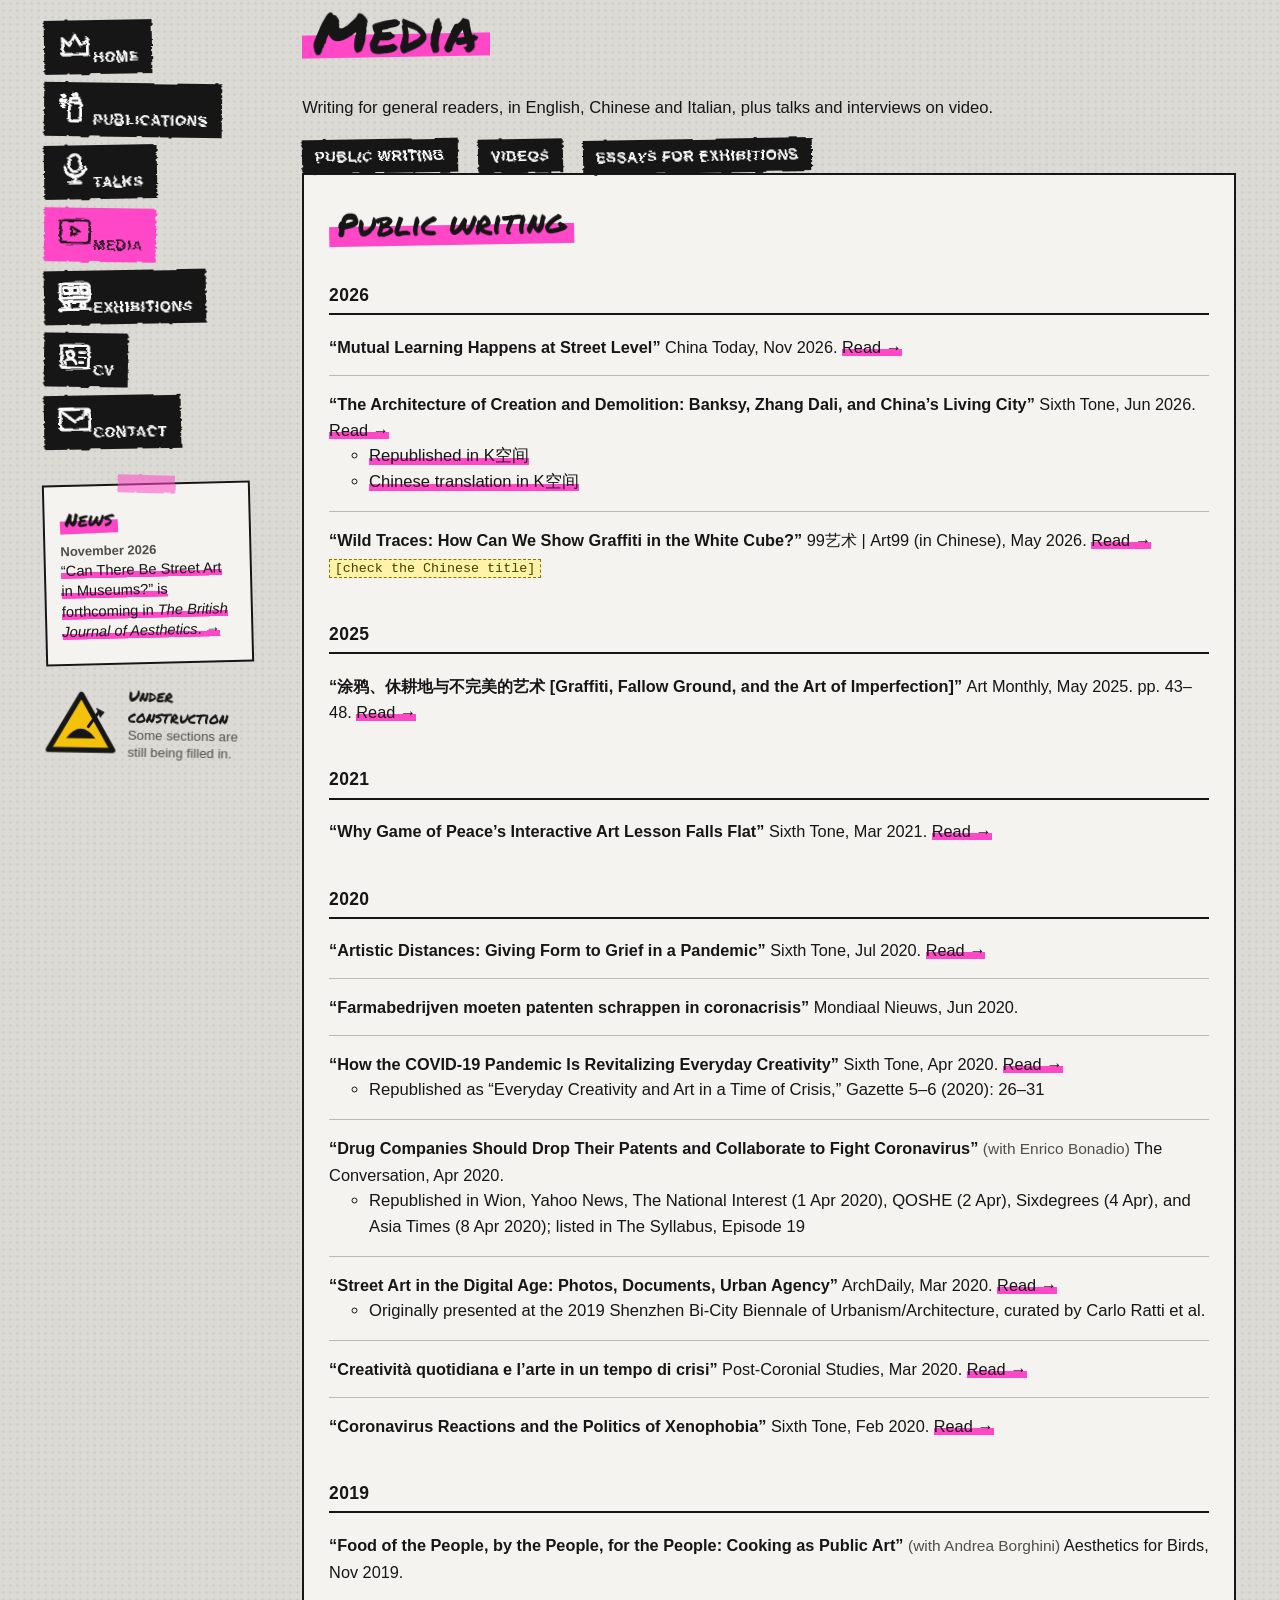
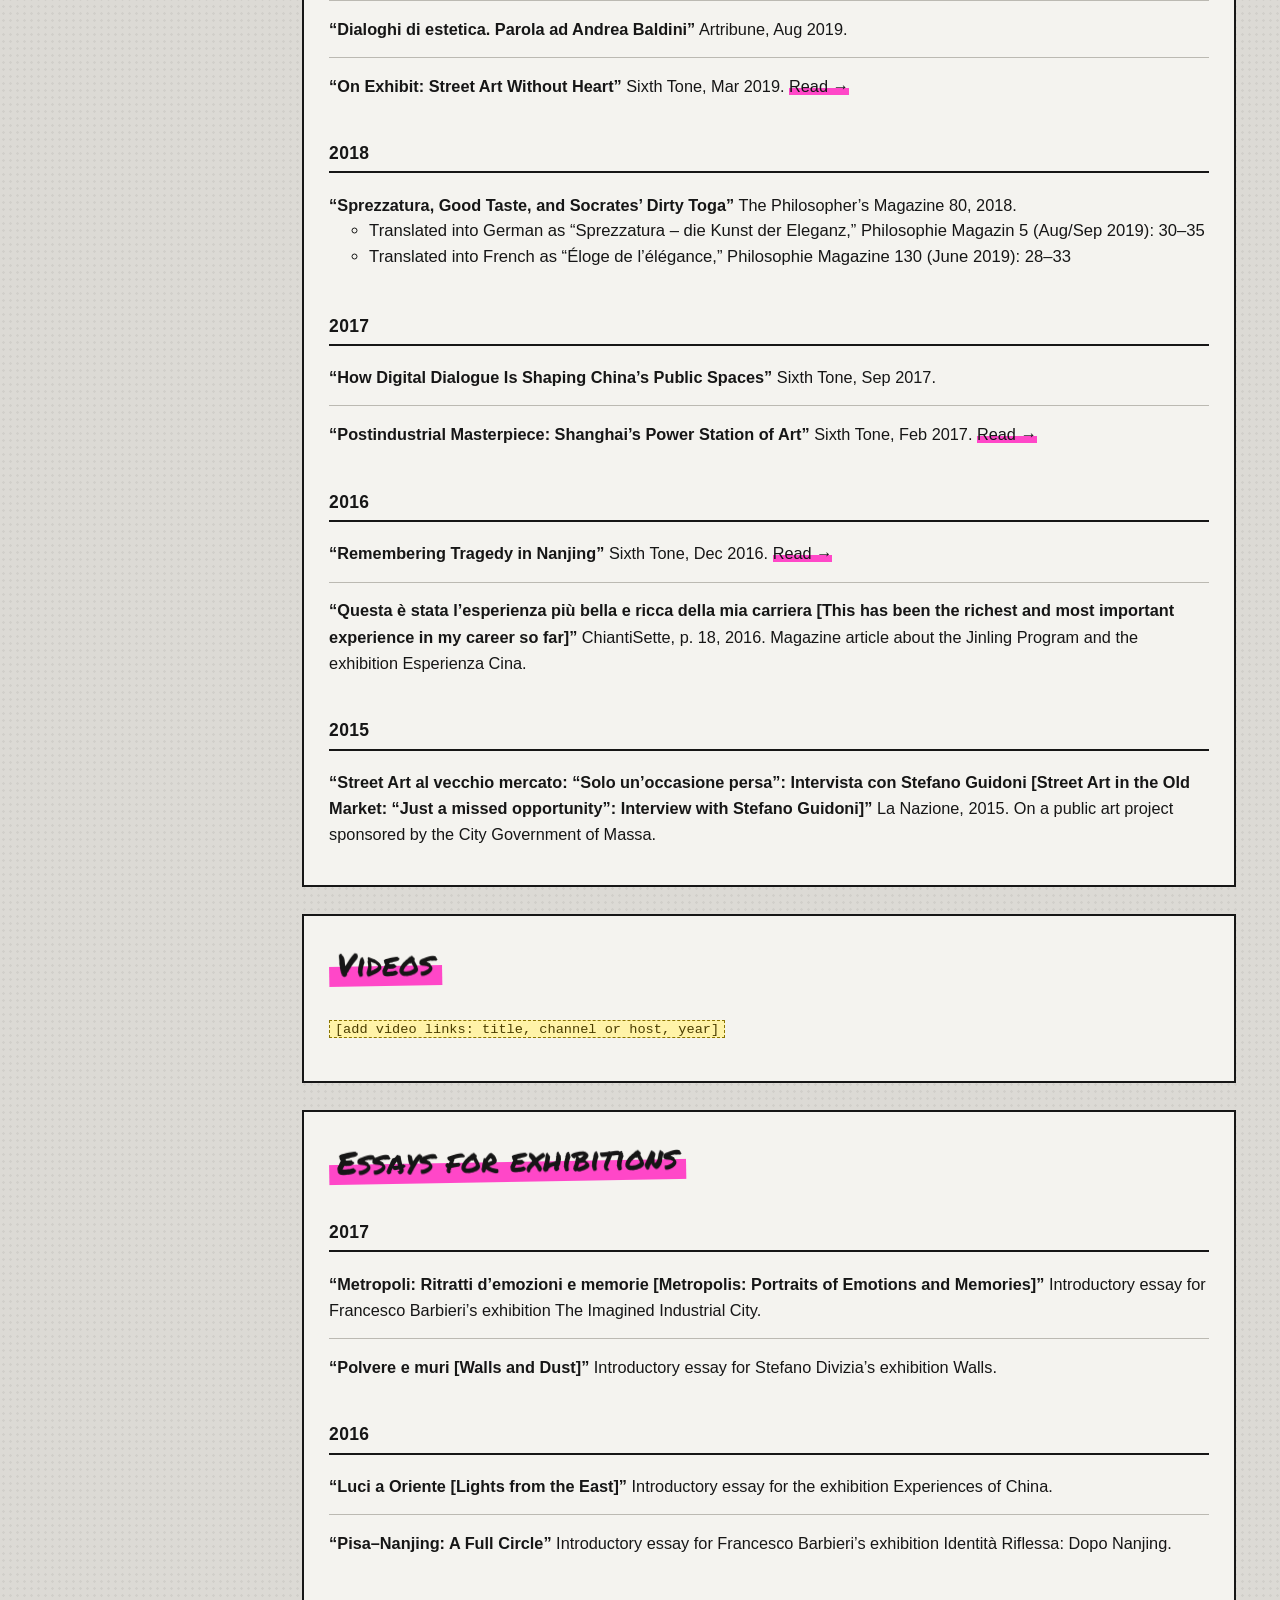
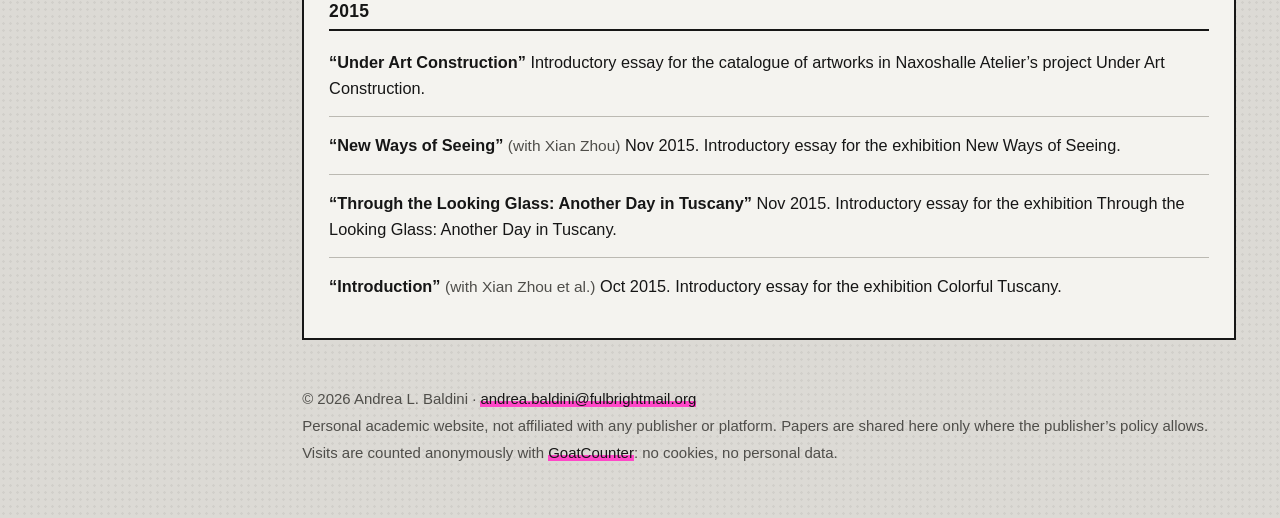
<file: media.html>
<!DOCTYPE html>
<html lang="en">
<head>
<meta charset="utf-8">
<meta name="viewport" content="width=device-width, initial-scale=1">
<title>Media · Andrea L. Baldini</title>
<meta name="description" content="Andrea L. Baldini. Art, law, and creativity in public space: aesthetics, street art and graffiti, intellectual property, public art, and art and design in the age of AI.">
<meta property="og:title" content="Media · Andrea L. Baldini">
<meta property="og:description" content="Andrea L. Baldini. Art, law, and creativity in public space: aesthetics, street art and graffiti, intellectual property, public art, and art and design in the age of AI.">
<link rel="icon" href="data:image/svg+xml,%3Csvg xmlns='http://www.w3.org/2000/svg' viewBox='0 0 32 32'%3E%3Ccircle cx='16' cy='16' r='13' fill='%23ff47c8' stroke='%23161616' stroke-width='3'/%3E%3C/svg%3E">
<link rel="stylesheet" href="assets/style.css">
</head>
<body>
<svg width="0" height="0" style="position:absolute" aria-hidden="true" focusable="false"><defs>
<filter id="spray" x="-6%" y="-20%" width="112%" height="150%" color-interpolation-filters="sRGB">
<feTurbulence type="fractalNoise" baseFrequency="0.03" numOctaves="2" seed="5" result="warp"/>
<feDisplacementMap in="SourceGraphic" in2="warp" scale="7" result="rough"/>
<feGaussianBlur in="rough" stdDeviation="3.5" result="halo"/>
<feTurbulence type="fractalNoise" baseFrequency="0.85" numOctaves="1" seed="11" result="grain"/>
<feColorMatrix in="grain" type="matrix" values="0 0 0 0 0 0 0 0 0 0 0 0 0 0 0 0 0 0 9 -4.5" result="speck"/>
<feComposite in="halo" in2="speck" operator="in" result="mist"/>
<feMerge><feMergeNode in="mist"/><feMergeNode in="rough"/></feMerge>
</filter>
<filter id="line" x="-5%" y="-300%" width="110%" height="700%"><feTurbulence type="fractalNoise" baseFrequency="0.06 0.4" numOctaves="2" seed="2" result="w"/><feDisplacementMap in="SourceGraphic" in2="w" scale="4"/></filter>
</defs></svg>
<a class="skip" href="#main">Skip to content</a>
<div class="wrap">
<div class="shell">
<header><nav aria-label="Main"><ul><li><a href="index.html"><svg class="ic" viewBox="0 0 32 32" width="36" height="36" aria-hidden="true" fill="none" stroke="currentColor" stroke-width="2.4" stroke-linecap="round" stroke-linejoin="round"><path d="M5 25V11l6 6 5-9 5 9 6-6v14z"/><path d="M5 25h22"/></svg><span>Home</span></a></li><li><a href="publications.html"><svg class="ic" viewBox="0 0 32 32" width="36" height="36" aria-hidden="true" fill="none" stroke="currentColor" stroke-width="2.4" stroke-linecap="round" stroke-linejoin="round"><rect x="11" y="13" width="10" height="16" rx="1.5"/><path d="M12 13V9h8v4"/><path d="M14.5 9V5.5h3V9"/><circle cx="6" cy="7" r="1"/><circle cx="4" cy="11" r="1"/><circle cx="7.5" cy="11.5" r="1"/><circle cx="5" cy="15" r="1"/></svg><span>Publications</span></a></li><li><a href="talks.html"><svg class="ic" viewBox="0 0 32 32" width="36" height="36" aria-hidden="true" fill="none" stroke="currentColor" stroke-width="2.4" stroke-linecap="round" stroke-linejoin="round"><rect x="11" y="3" width="10" height="15" rx="5"/><path d="M7 14c0 5 4 8 9 8s9-3 9-8"/><path d="M16 22v6M11 28h10"/></svg><span>Talks</span></a></li><li><a href="media.html" aria-current="page"><svg class="ic" viewBox="0 0 32 32" width="36" height="36" aria-hidden="true" fill="none" stroke="currentColor" stroke-width="2.4" stroke-linecap="round" stroke-linejoin="round"><rect x="3" y="6" width="26" height="20" rx="3"/><path d="M13 12v8l7-4z"/></svg><span>Media</span></a></li><li><a href="exhibitions.html"><svg class="ic" viewBox="0 0 32 32" width="36" height="36" aria-hidden="true" fill="none" stroke="currentColor" stroke-width="2.4" stroke-linecap="round" stroke-linejoin="round"><rect x="3" y="6" width="26" height="16" rx="3.5"/><rect x="6" y="9.5" width="5.5" height="5"/><rect x="13.5" y="9.5" width="5.5" height="5"/><rect x="21.5" y="9.5" width="5.5" height="5"/><path d="M3 18.5h26"/><circle cx="9" cy="25.5" r="2"/><circle cx="23" cy="25.5" r="2"/><path d="M2 29h28"/></svg><span>Exhibitions</span></a></li><li><a href="cv.html"><svg class="ic" viewBox="0 0 32 32" width="36" height="36" aria-hidden="true" fill="none" stroke="currentColor" stroke-width="2.4" stroke-linecap="round" stroke-linejoin="round"><rect x="4" y="6" width="24" height="20" rx="2"/><circle cx="12" cy="14" r="3"/><path d="M7 22c.8-3 3-4 5-4s4.200 1 5 4"/><path d="M20 12h5M20 16.500h5M20 21h3"/></svg><span>CV</span></a></li><li><a href="contact.html"><svg class="ic" viewBox="0 0 32 32" width="36" height="36" aria-hidden="true" fill="none" stroke="currentColor" stroke-width="2.4" stroke-linecap="round" stroke-linejoin="round"><rect x="3" y="7" width="26" height="18" rx="2"/><path d="M3.500 8.500 16 18l12.500-9.500"/></svg><span>Contact</span></a></li></ul></nav><aside class="news" aria-labelledby="news-h"><h2 id="news-h" class="hand">News</h2><ul><li><time>November 2026</time> <a href="publications.html#articles">“Can There Be Street Art in Museums?” is forthcoming in <em>The British Journal of Aesthetics</em>. →</a></li></ul></aside><aside class="wip" aria-label="Site status"><svg viewBox="0 0 100 90" width="74" height="66" role="img" aria-label="Road-works warning sign"><path d="M50 6 L94 82 H6 Z" fill="#f4c20d" stroke="#161616" stroke-width="7" stroke-linejoin="round"/><path d="M30 66 Q50 40 70 66 Z" fill="#161616"/><path d="M60 50 L74 30" stroke="#161616" stroke-width="4" stroke-linecap="round"/><path d="M70 24 L82 30 L76 38 Z" fill="#161616"/></svg><p><strong class="hand">Under construction</strong> Some sections are still being filled in.</p></aside></header>
<div class="content">
<main id="main">
<h1 class="hand pagetitle">Media</h1><p class="lede">Writing for general readers, in English, Chinese and Italian, plus talks and interviews on video.</p><nav class="jump" aria-label="On this page"><a href="#writing">Public writing</a><a href="#videos">Videos</a><a href="#essays">Essays for exhibitions</a></nav>
<section class="card" id="writing" aria-labelledby="h-writing"><h2 id="h-writing" class="hand">Public writing</h2>
<h3 class="year">2026</h3><ul class="pubs"><li class="pub"><p class="cite"><span class="t">“Mutual Learning Happens at Street Level”</span> China Today, Nov 2026. <a href="http://www.chinatoday.com.cn/ctenglish/2018/cs/202611/t20261105_800450424.html">Read →</a></p></li><li class="pub"><p class="cite"><span class="t">“The Architecture of Creation and Demolition: Banksy, Zhang Dali, and China’s Living City”</span> Sixth Tone, Jun 2026. <a href="https://www.sixthtone.com/news/1018635">Read →</a></p><ul class="sub"><li><a href="https://mp.weixin.qq.com/s/g8ZJs-Cq6XVSr1e4TlQTZg">Republished in K空间</a></li><li><a href="https://mp.weixin.qq.com/s/46Ps4SOuOZQL9GSYctcWzQ">Chinese translation in K空间</a></li></ul></li><li class="pub"><p class="cite"><span class="t">“Wild Traces: How Can We Show Graffiti in the White Cube?”</span> 99艺术 | Art99 (in Chinese), May 2026. <a href="https://mp.weixin.qq.com/s/jI72vG9ikWeqwsaQt79yIg">Read →</a> <span class="placeholder">[check the Chinese title]</span></p></li></ul>
<h3 class="year">2025</h3><ul class="pubs"><li class="pub"><p class="cite"><span class="t">“涂鸦、休耕地与不完美的艺术 [Graffiti, Fallow Ground, and the Art of Imperfection]”</span> Art Monthly, May 2025. pp. 43–48. <a href="https://mp.weixin.qq.com/s/1_PpOKe08FtjHLKVHxa4ZQ">Read →</a></p></li></ul>
<h3 class="year">2021</h3><ul class="pubs"><li class="pub"><p class="cite"><span class="t">“Why Game of Peace’s Interactive Art Lesson Falls Flat”</span> Sixth Tone, Mar 2021. <a href="https://bit.ly/3w7kc7n">Read →</a></p></li></ul>
<h3 class="year">2020</h3><ul class="pubs"><li class="pub"><p class="cite"><span class="t">“Artistic Distances: Giving Form to Grief in a Pandemic”</span> Sixth Tone, Jul 2020. <a href="https://www.sixthtone.com/news/1005918/artistic-distances-giving-form-to-grief-in-a-pandemic">Read →</a></p></li><li class="pub"><p class="cite"><span class="t">“Farmabedrijven moeten patenten schrappen in coronacrisis”</span> Mondiaal Nieuws, Jun 2020.</p></li><li class="pub"><p class="cite"><span class="t">“How the COVID-19 Pandemic Is Revitalizing Everyday Creativity”</span> Sixth Tone, Apr 2020. <a href="https://www.sixthtone.com/news/1005510/how-the-covid-19-pandemic-is-revitalizing-everyday-creativity">Read →</a></p><ul class="sub"><li>Republished as “Everyday Creativity and Art in a Time of Crisis,” Gazette 5–6 (2020): 26–31</li></ul></li><li class="pub"><p class="cite"><span class="t">“Drug Companies Should Drop Their Patents and Collaborate to Fight Coronavirus”</span> <span class="meta">(with Enrico Bonadio)</span> The Conversation, Apr 2020.</p><ul class="sub"><li>Republished in Wion, Yahoo News, The National Interest (1 Apr 2020), QOSHE (2 Apr), Sixdegrees (4 Apr), and Asia Times (8 Apr 2020); listed in The Syllabus, Episode 19</li></ul></li><li class="pub"><p class="cite"><span class="t">“Street Art in the Digital Age: Photos, Documents, Urban Agency”</span> ArchDaily, Mar 2020. <a href="https://www.archdaily.com/933982/street-art-in-the-digital-age-photos-documents-urban-agency">Read →</a></p><ul class="sub"><li>Originally presented at the 2019 Shenzhen Bi-City Biennale of Urbanism/Architecture, curated by Carlo Ratti et al.</li></ul></li><li class="pub"><p class="cite"><span class="t">“Creatività quotidiana e l’arte in un tempo di crisi”</span> Post-Coronial Studies, Mar 2020. <a href="https://labontblog.com/2020/06/03/post-coronial-studies-creativita-quotidiana-e-larte-in-un-tempo-di-crisi/">Read →</a></p></li><li class="pub"><p class="cite"><span class="t">“Coronavirus Reactions and the Politics of Xenophobia”</span> Sixth Tone, Feb 2020. <a href="https://www.sixthtone.com/news/1005158/coronavirus-reactions-and-the-politics-of-xenophobia">Read →</a></p></li></ul>
<h3 class="year">2019</h3><ul class="pubs"><li class="pub"><p class="cite"><span class="t">“Food of the People, by the People, for the People: Cooking as Public Art”</span> <span class="meta">(with Andrea Borghini)</span> Aesthetics for Birds, Nov 2019.</p></li><li class="pub"><p class="cite"><span class="t">“Dialoghi di estetica. Parola ad Andrea Baldini”</span> Artribune, Aug 2019.</p></li><li class="pub"><p class="cite"><span class="t">“On Exhibit: Street Art Without Heart”</span> Sixth Tone, Mar 2019. <a href="https://www.sixthtone.com/news/1003698">Read →</a></p></li></ul>
<h3 class="year">2018</h3><ul class="pubs"><li class="pub"><p class="cite"><span class="t">“Sprezzatura, Good Taste, and Socrates’ Dirty Toga”</span> The Philosopher’s Magazine 80, 2018.</p><ul class="sub"><li>Translated into German as “Sprezzatura – die Kunst der Eleganz,” Philosophie Magazin 5 (Aug/Sep 2019): 30–35</li><li>Translated into French as “Éloge de l’élégance,” Philosophie Magazine 130 (June 2019): 28–33</li></ul></li></ul>
<h3 class="year">2017</h3><ul class="pubs"><li class="pub"><p class="cite"><span class="t">“How Digital Dialogue Is Shaping China’s Public Spaces”</span> Sixth Tone, Sep 2017.</p></li><li class="pub"><p class="cite"><span class="t">“Postindustrial Masterpiece: Shanghai’s Power Station of Art”</span> Sixth Tone, Feb 2017. <a href="https://www.sixthtone.com/news/1949">Read →</a></p></li></ul>
<h3 class="year">2016</h3><ul class="pubs"><li class="pub"><p class="cite"><span class="t">“Remembering Tragedy in Nanjing”</span> Sixth Tone, Dec 2016. <a href="https://www.sixthtone.com/news/1675">Read →</a></p></li><li class="pub"><p class="cite"><span class="t">“Questa è stata l’esperienza più bella e ricca della mia carriera [This has been the richest and most important experience in my career so far]”</span> ChiantiSette, p. 18, 2016. Magazine article about the Jinling Program and the exhibition Esperienza Cina.</p></li></ul>
<h3 class="year">2015</h3><ul class="pubs"><li class="pub"><p class="cite"><span class="t">“Street Art al vecchio mercato: “Solo un’occasione persa”: Intervista con Stefano Guidoni [Street Art in the Old Market: “Just a missed opportunity”: Interview with Stefano Guidoni]”</span> La Nazione, 2015. On a public art project sponsored by the City Government of Massa.</p></li></ul>
</section>
<section class="card" id="videos" aria-labelledby="h-videos"><h2 id="h-videos" class="hand">Videos</h2><p><span class="placeholder">[add video links: title, channel or host, year]</span></p></section>
<section class="card" id="essays" aria-labelledby="h-essays"><h2 id="h-essays" class="hand">Essays for exhibitions</h2>
<h3 class="year">2017</h3><ul class="pubs"><li class="pub"><p class="cite"><span class="t">“Metropoli: Ritratti d’emozioni e memorie [Metropolis: Portraits of Emotions and Memories]”</span> Introductory essay for Francesco Barbieri’s exhibition The Imagined Industrial City.</p></li><li class="pub"><p class="cite"><span class="t">“Polvere e muri [Walls and Dust]”</span> Introductory essay for Stefano Divizia’s exhibition Walls.</p></li></ul>
<h3 class="year">2016</h3><ul class="pubs"><li class="pub"><p class="cite"><span class="t">“Luci a Oriente [Lights from the East]”</span> Introductory essay for the exhibition Experiences of China.</p></li><li class="pub"><p class="cite"><span class="t">“Pisa–Nanjing: A Full Circle”</span> Introductory essay for Francesco Barbieri’s exhibition Identità Riflessa: Dopo Nanjing.</p></li></ul>
<h3 class="year">2015</h3><ul class="pubs"><li class="pub"><p class="cite"><span class="t">“Under Art Construction”</span> Introductory essay for the catalogue of artworks in Naxoshalle Atelier’s project Under Art Construction.</p></li><li class="pub"><p class="cite"><span class="t">“New Ways of Seeing”</span> <span class="meta">(with Xian Zhou)</span> Nov 2015. Introductory essay for the exhibition New Ways of Seeing.</p></li><li class="pub"><p class="cite"><span class="t">“Through the Looking Glass: Another Day in Tuscany”</span> Nov 2015. Introductory essay for the exhibition Through the Looking Glass: Another Day in Tuscany.</p></li><li class="pub"><p class="cite"><span class="t">“Introduction”</span> <span class="meta">(with Xian Zhou et al.)</span> Oct 2015. Introductory essay for the exhibition Colorful Tuscany.</p></li></ul>
</section>
</main>
<footer>
<p>© 2026 Andrea L. Baldini · <a href="mailto:andrea.baldini@fulbrightmail.org">andrea.baldini@fulbrightmail.org</a></p>
<p>Personal academic website, not affiliated with any publisher or platform. Papers are shared here only where the publisher’s policy allows.</p>
<p>Visits are counted anonymously with <a href="https://www.goatcounter.com">GoatCounter</a>: no cookies, no personal data.</p>
</footer>
</div>
</div>
</div>
<script data-goatcounter="https://andrealbaldini.goatcounter.com/count" async src="//gc.zgo.at/count.js"></script>
</body>
</html>
</file>
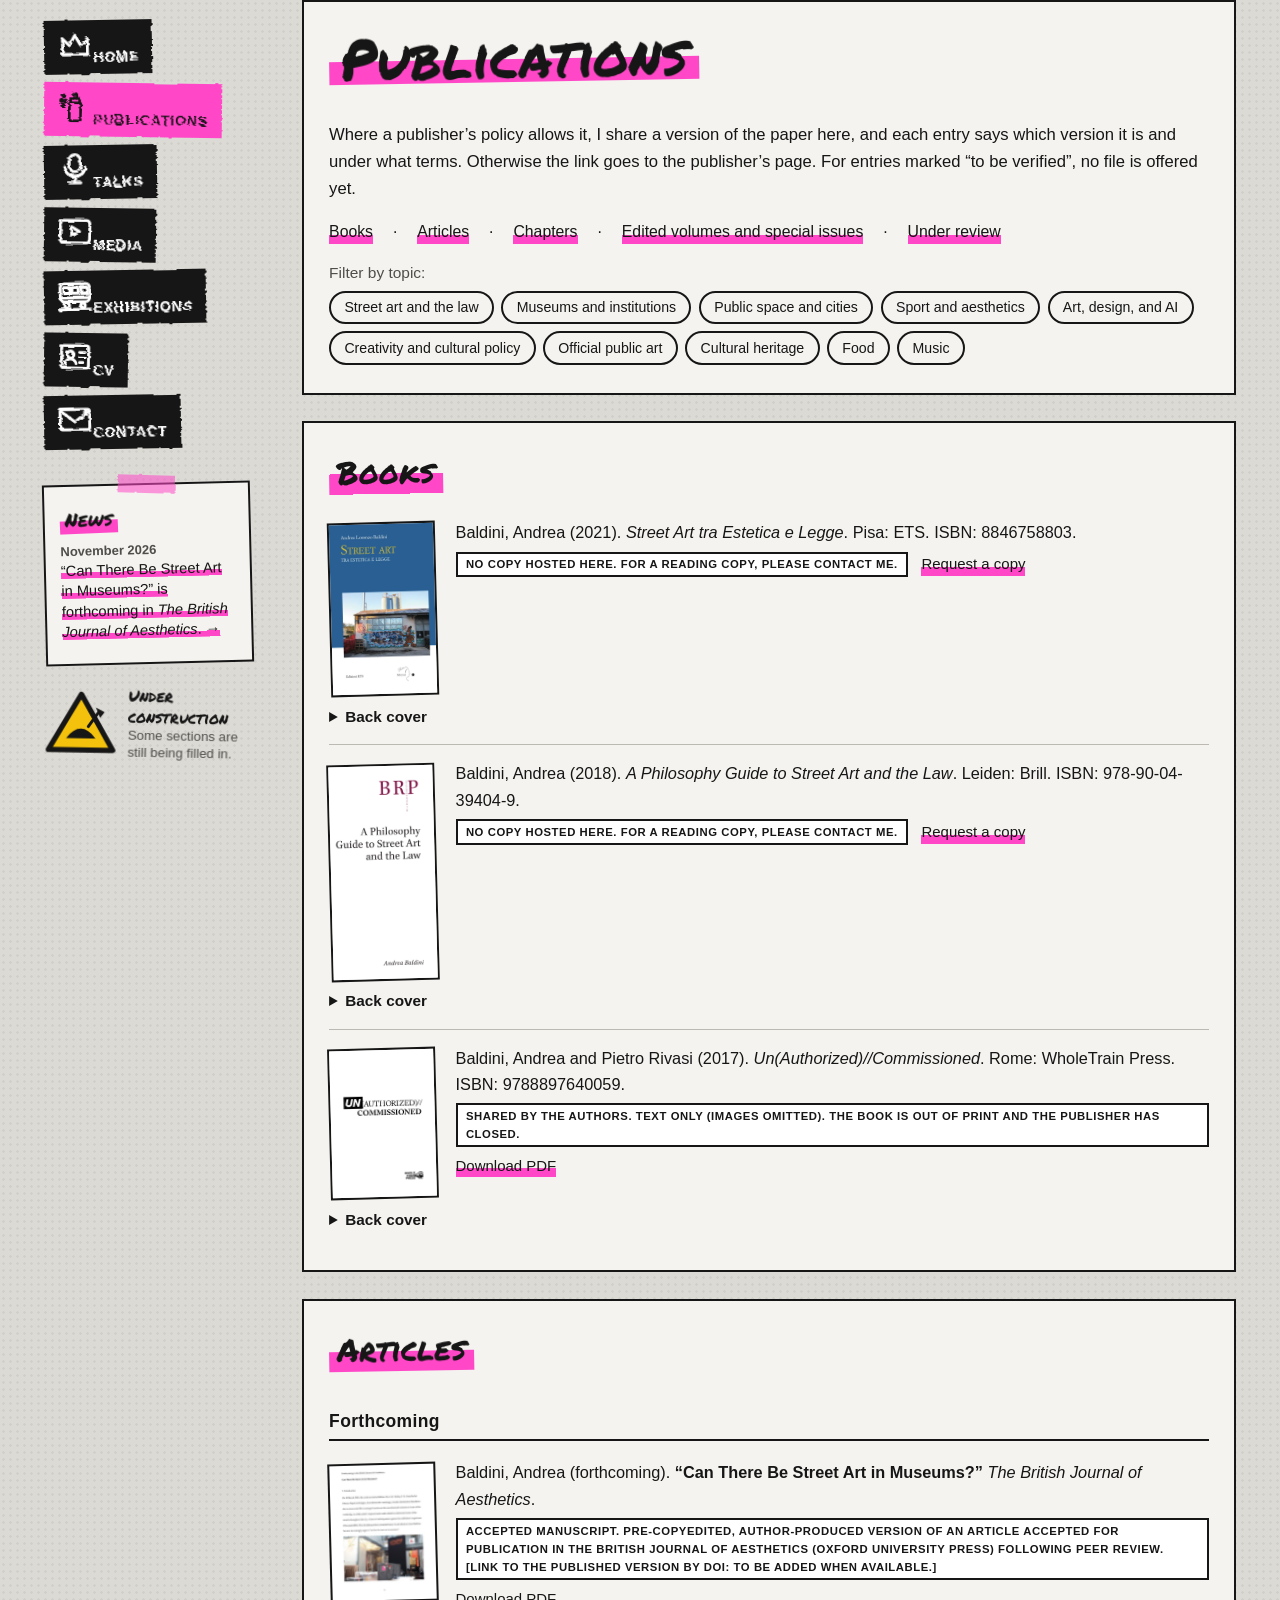
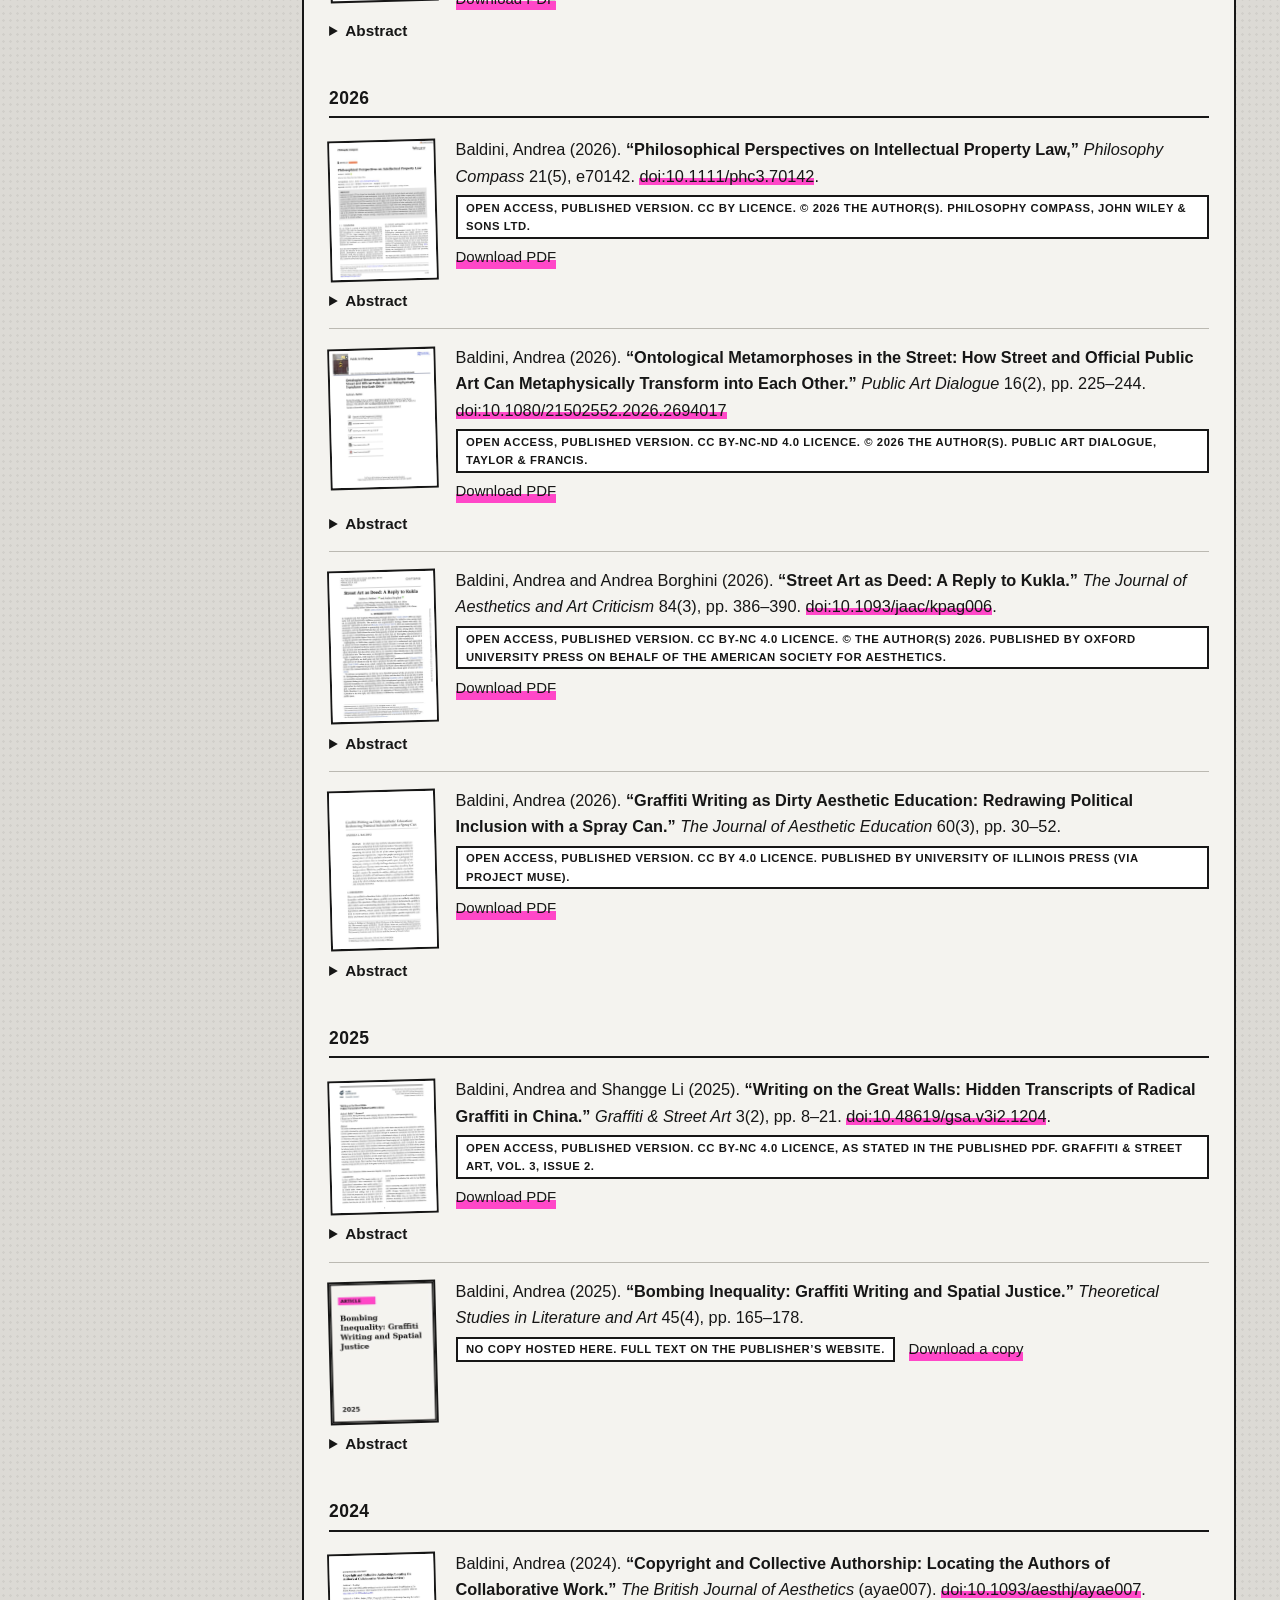
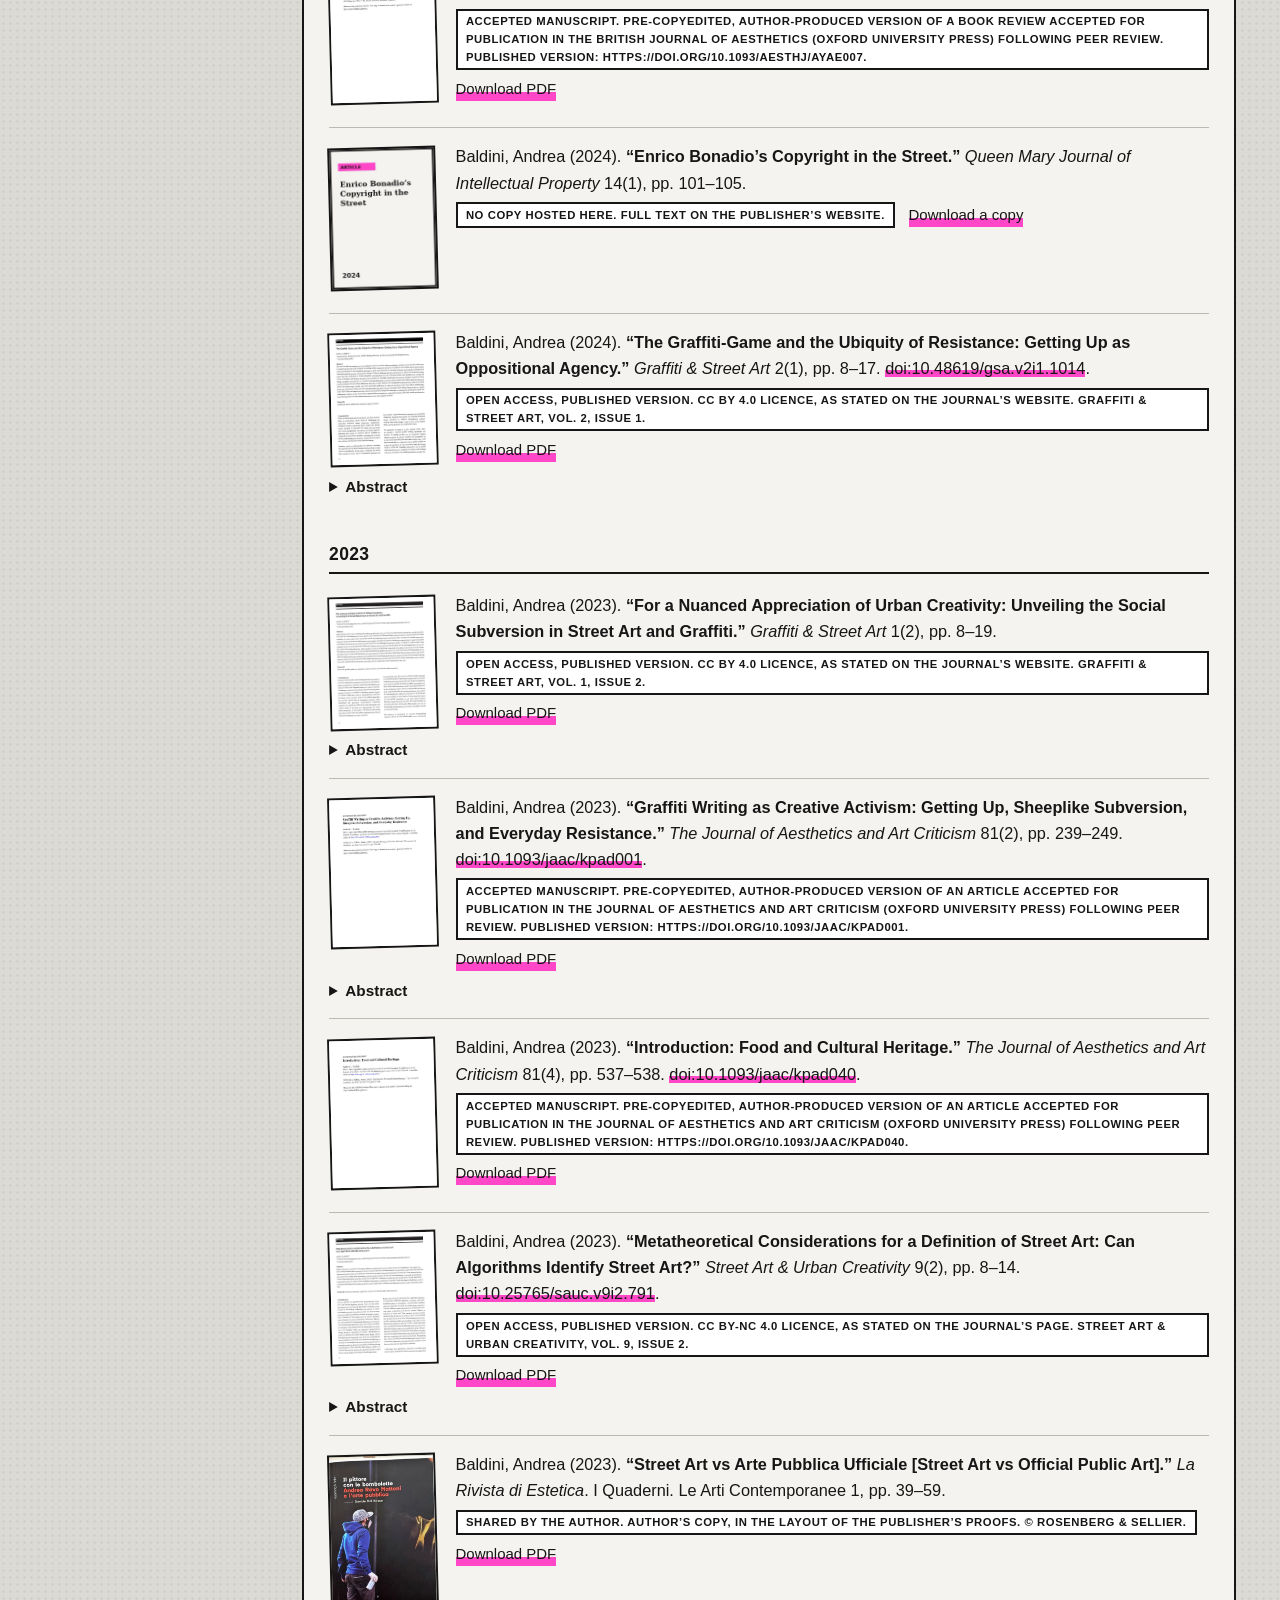
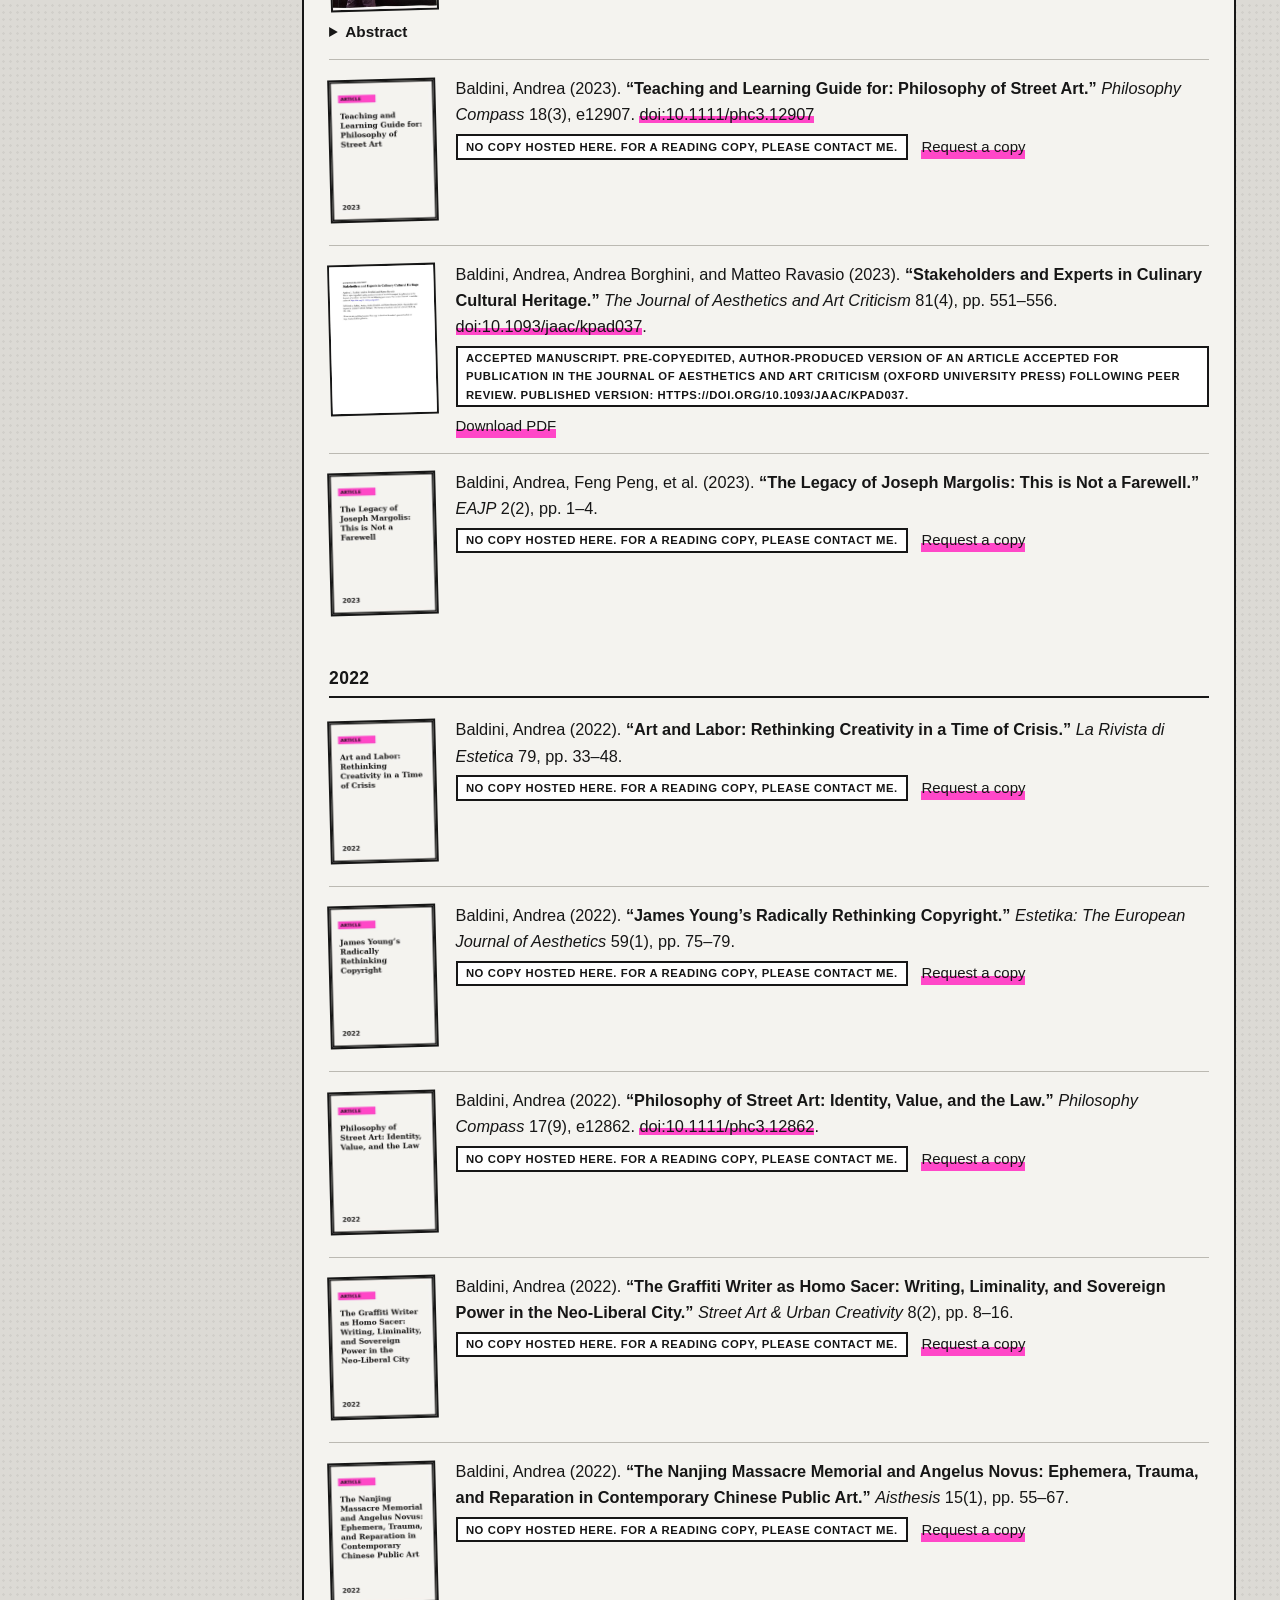
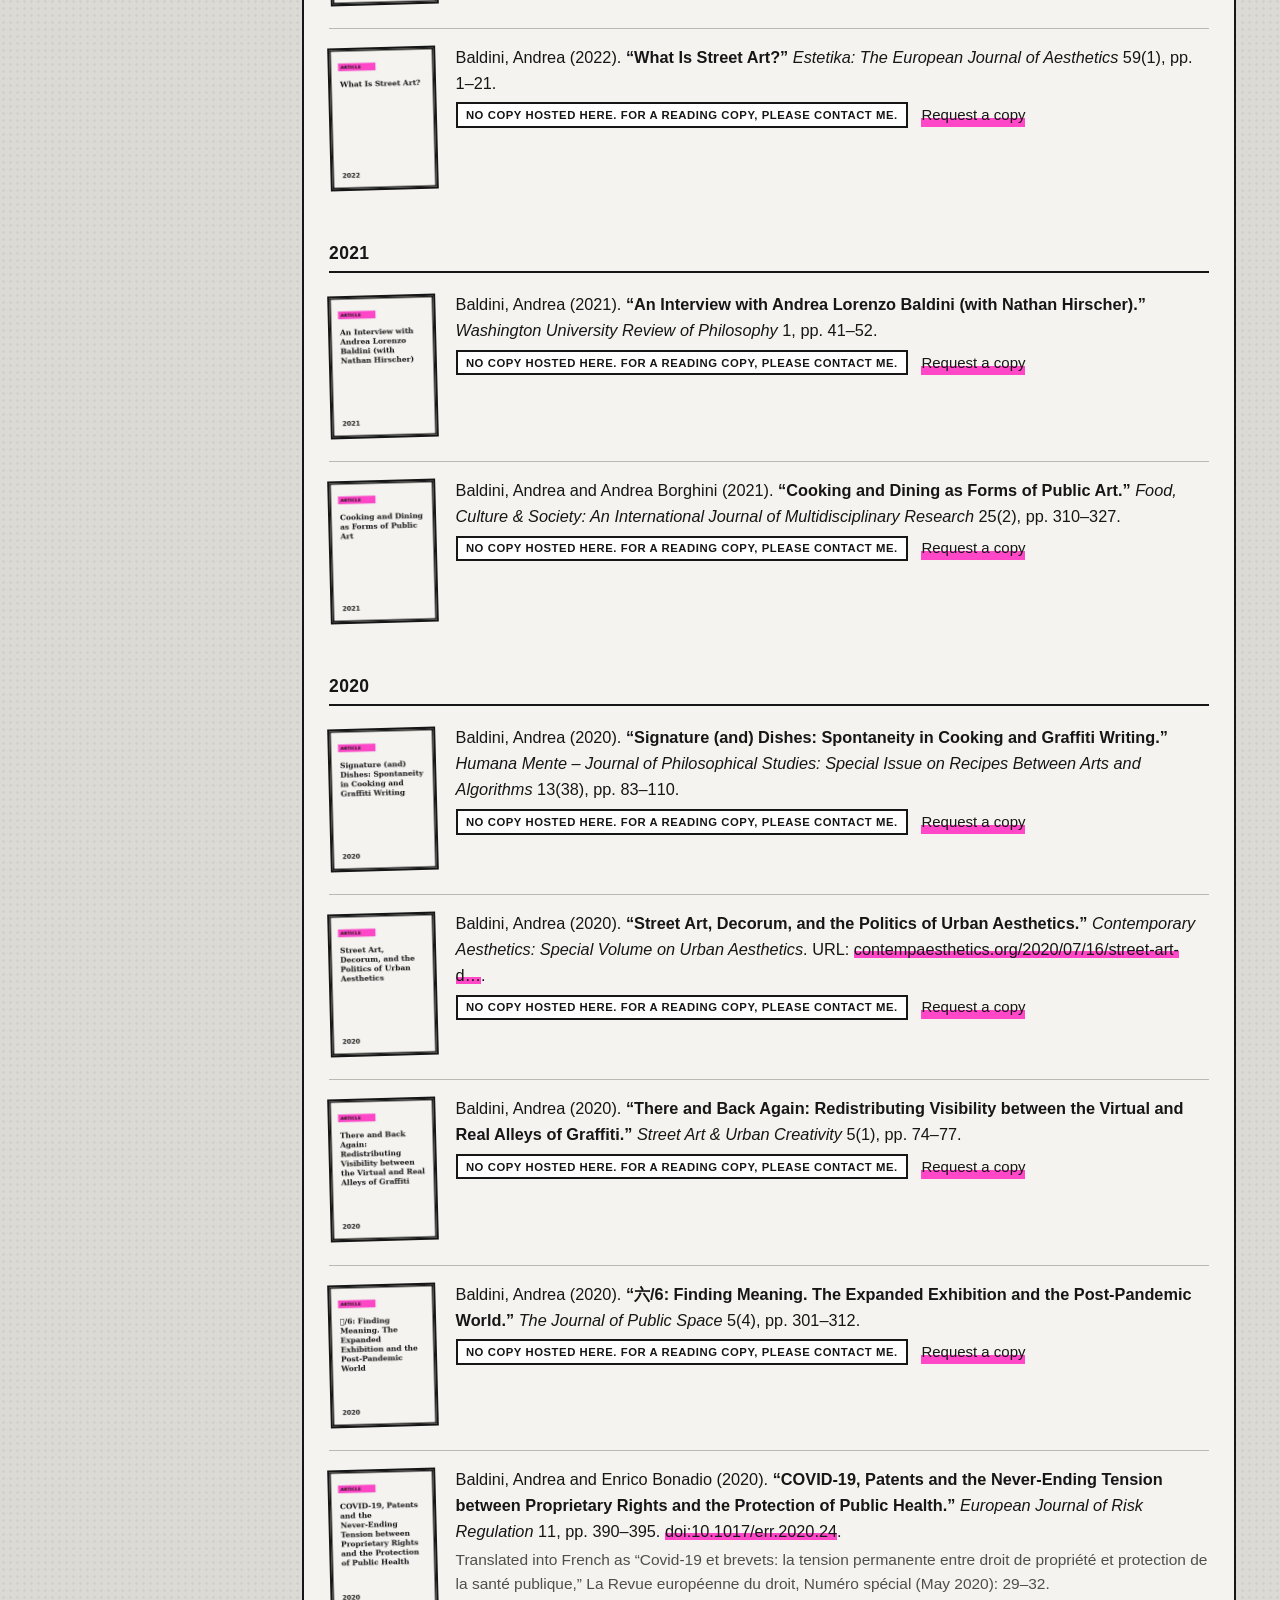
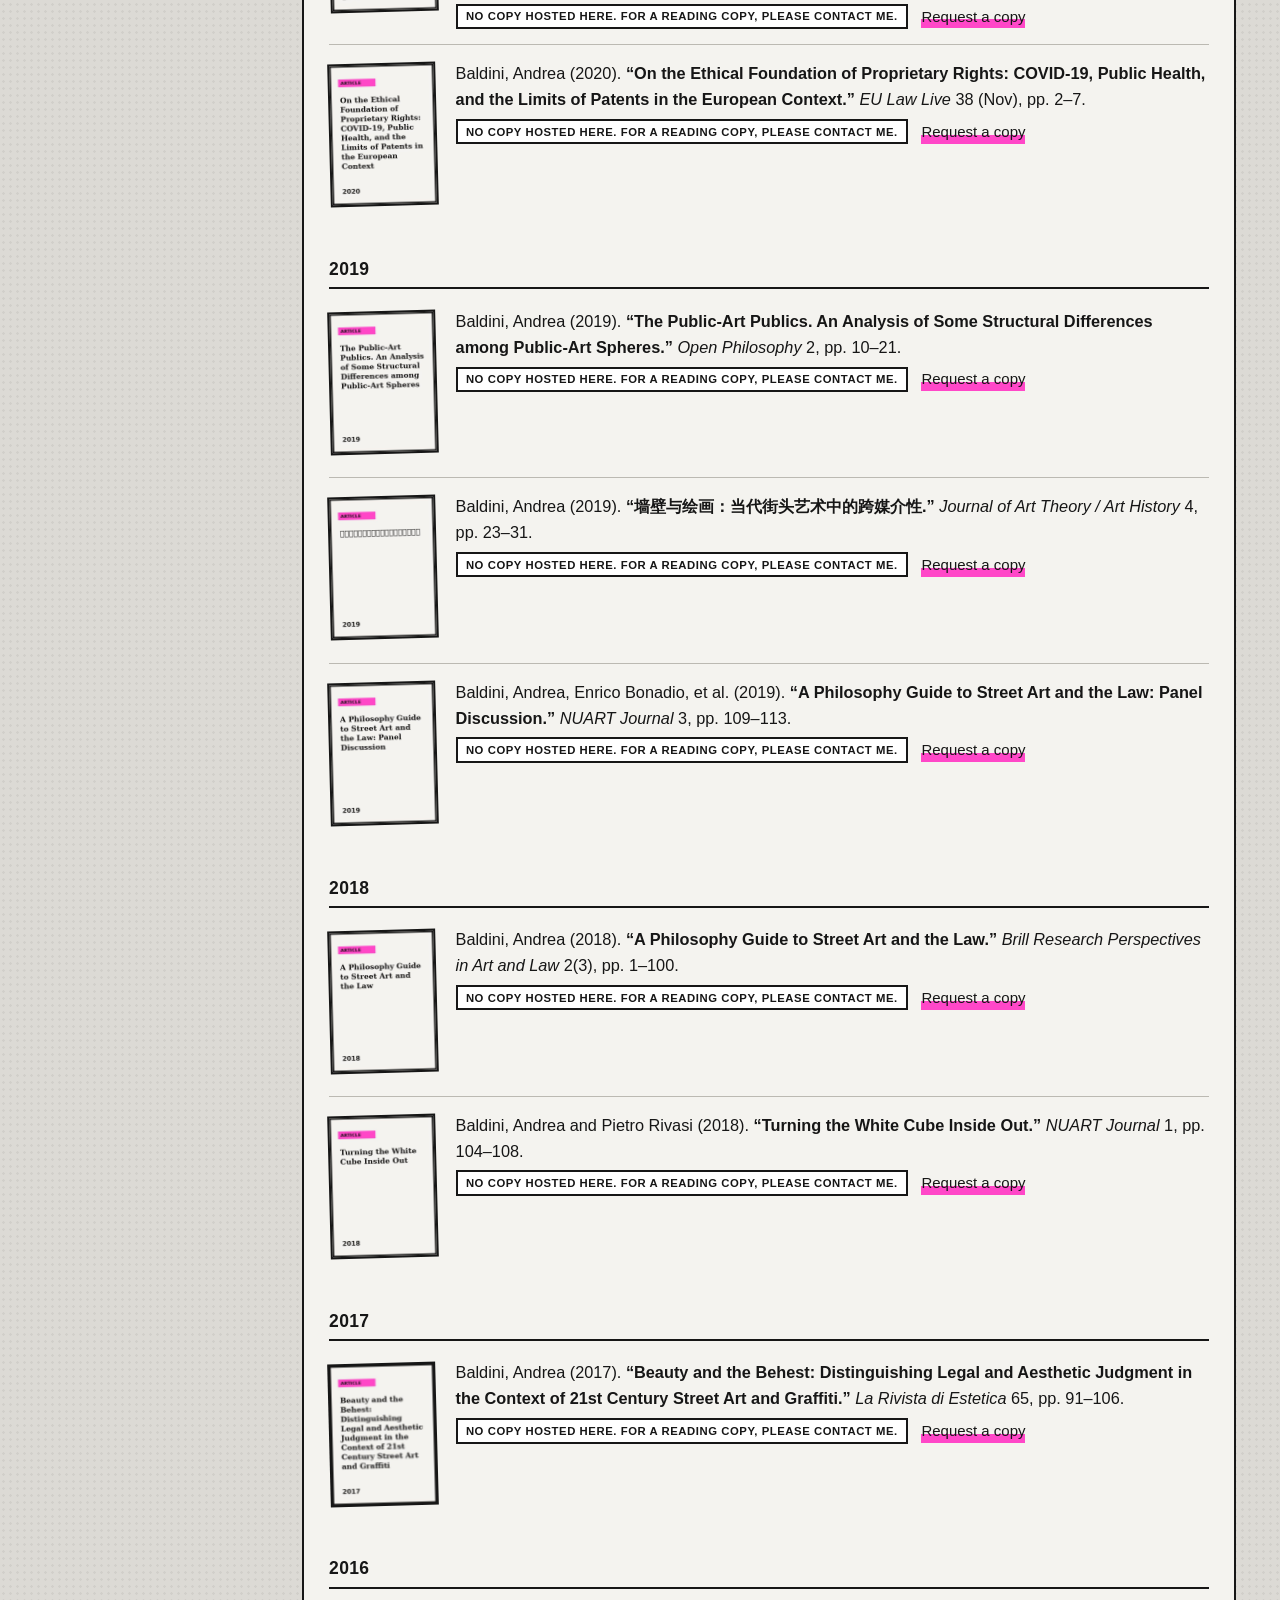
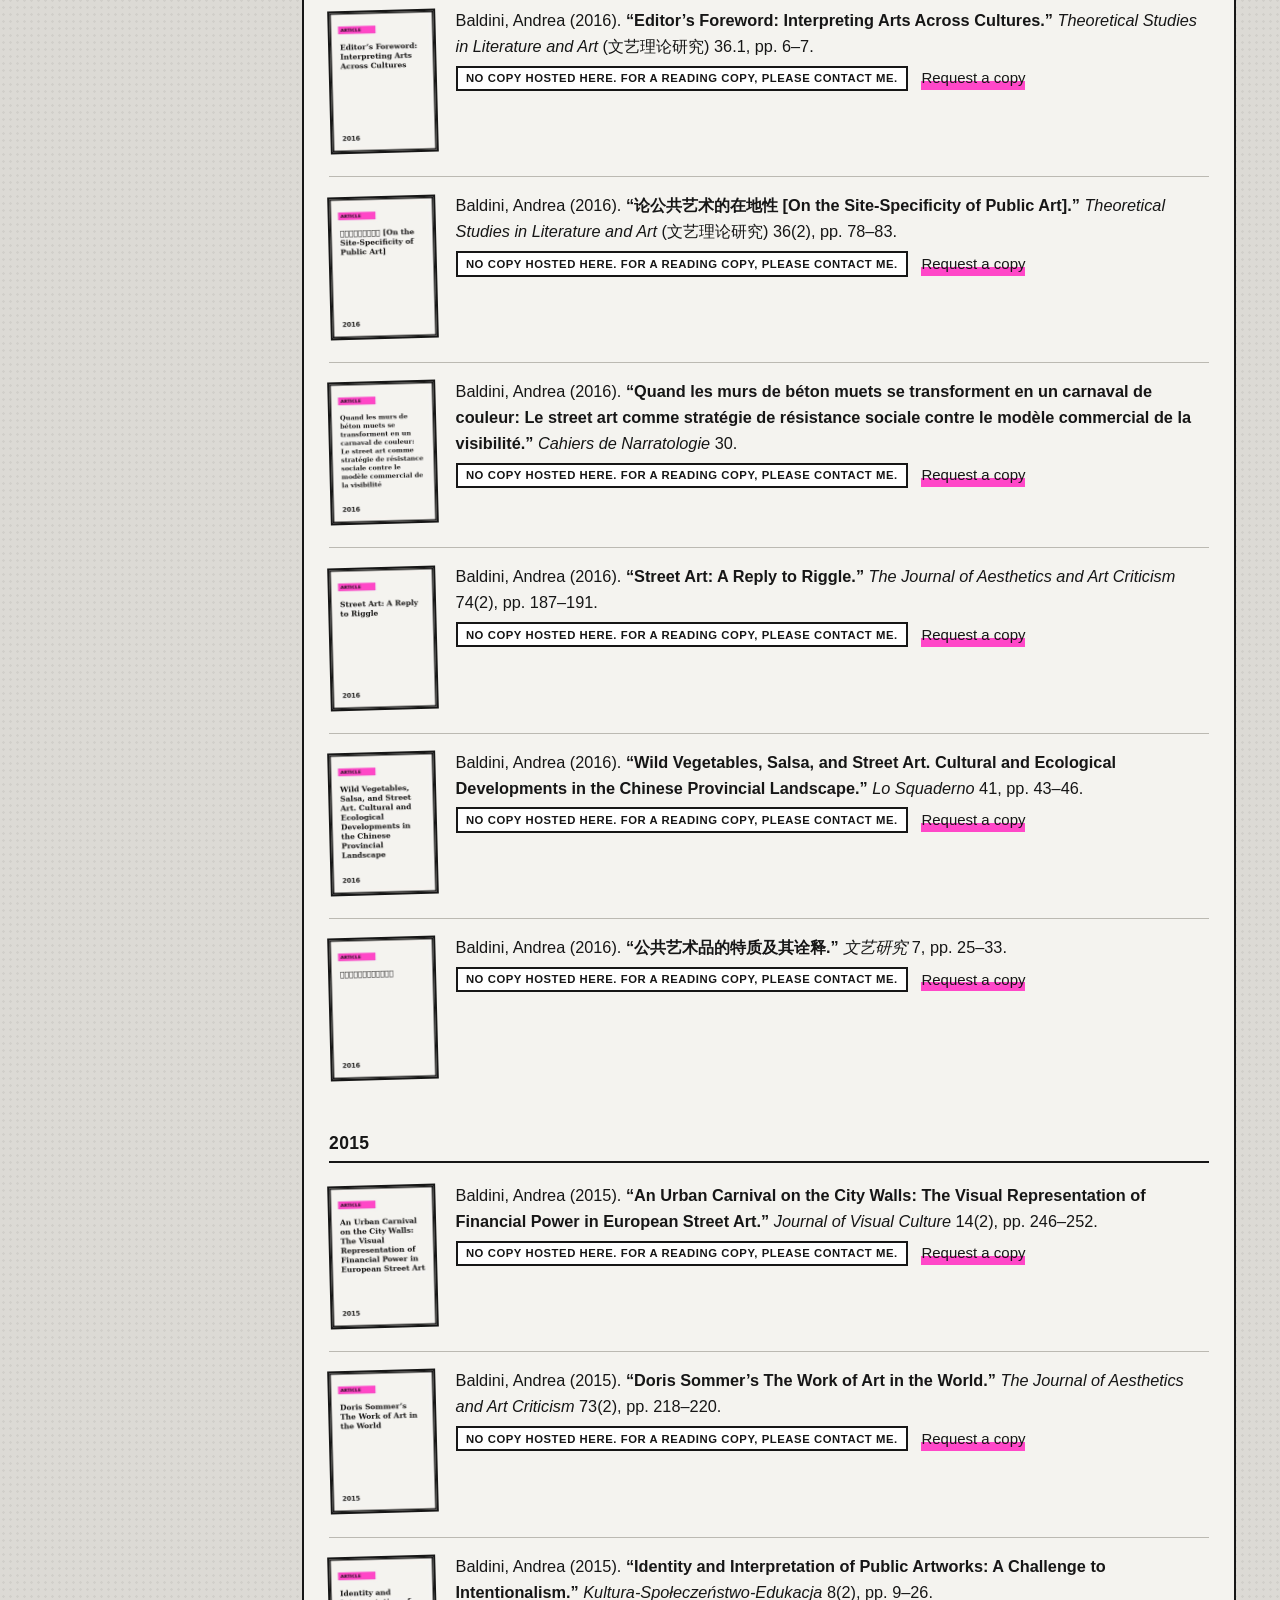
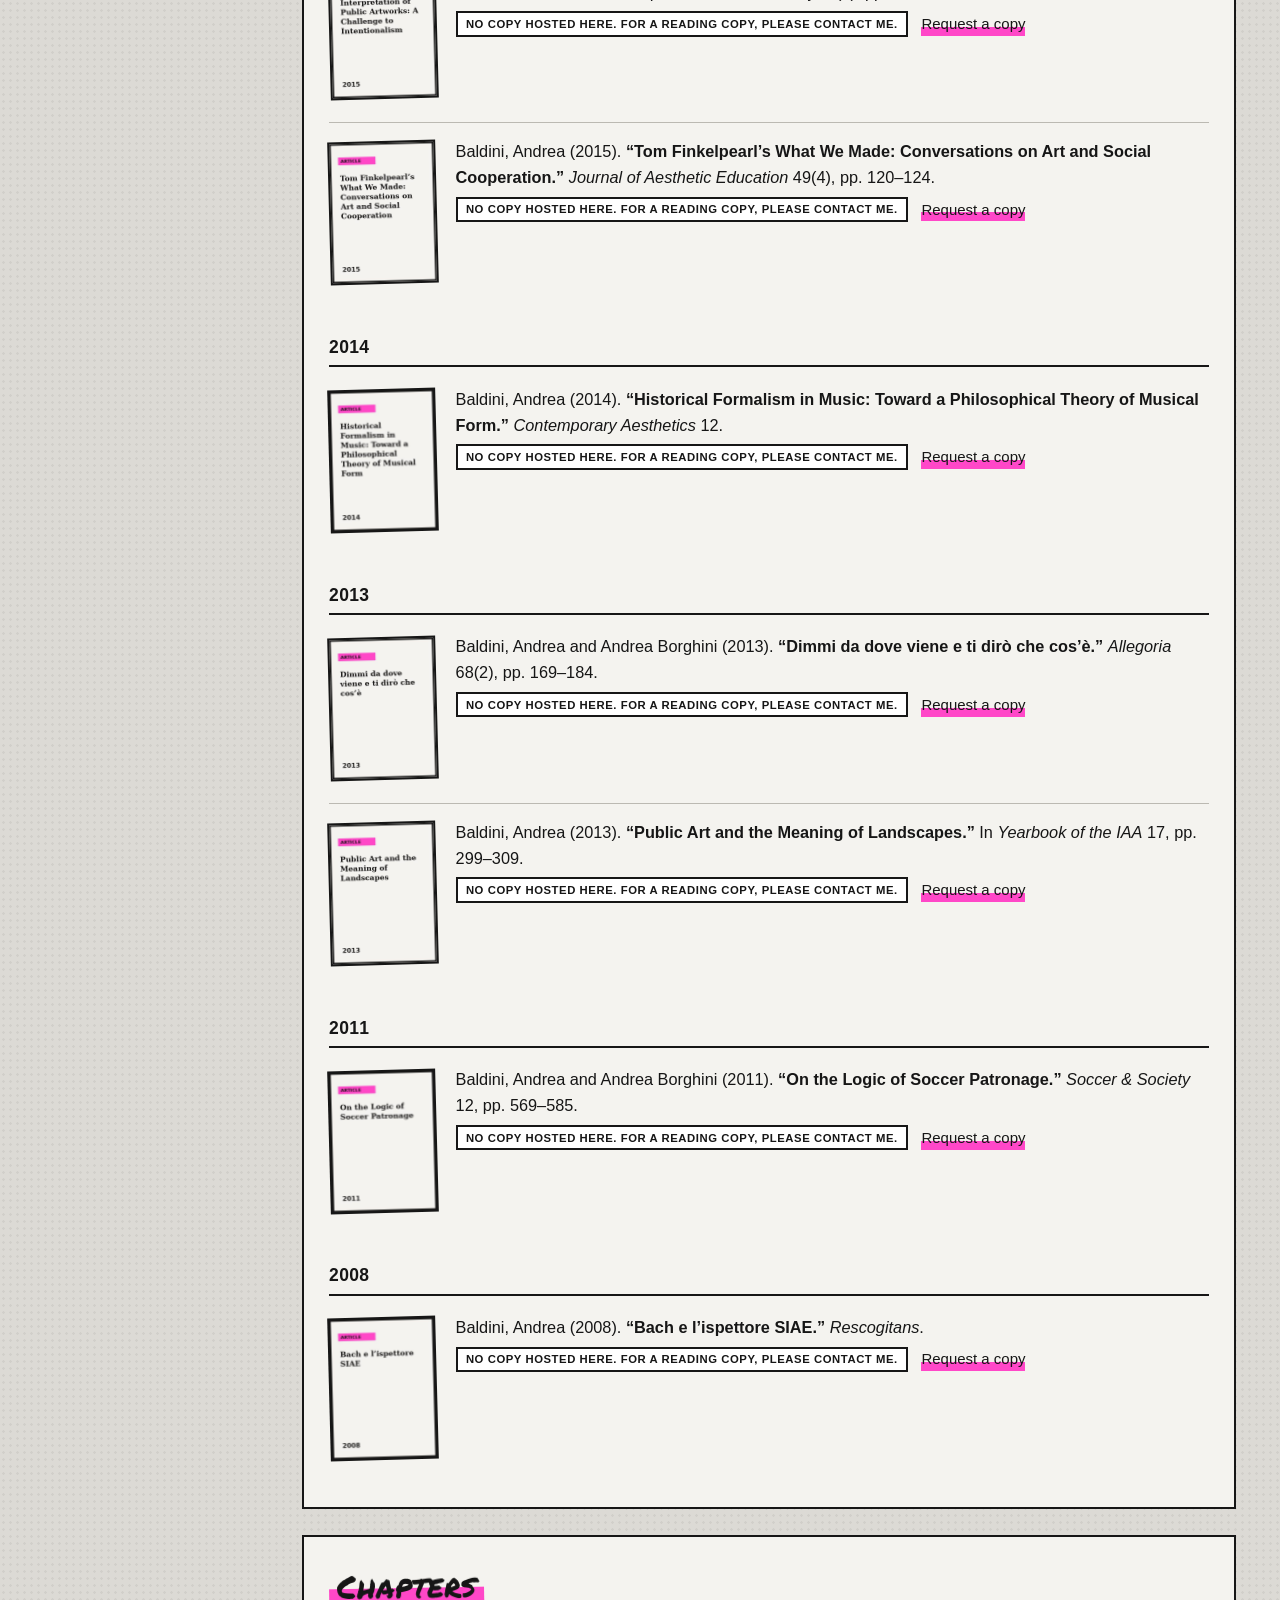
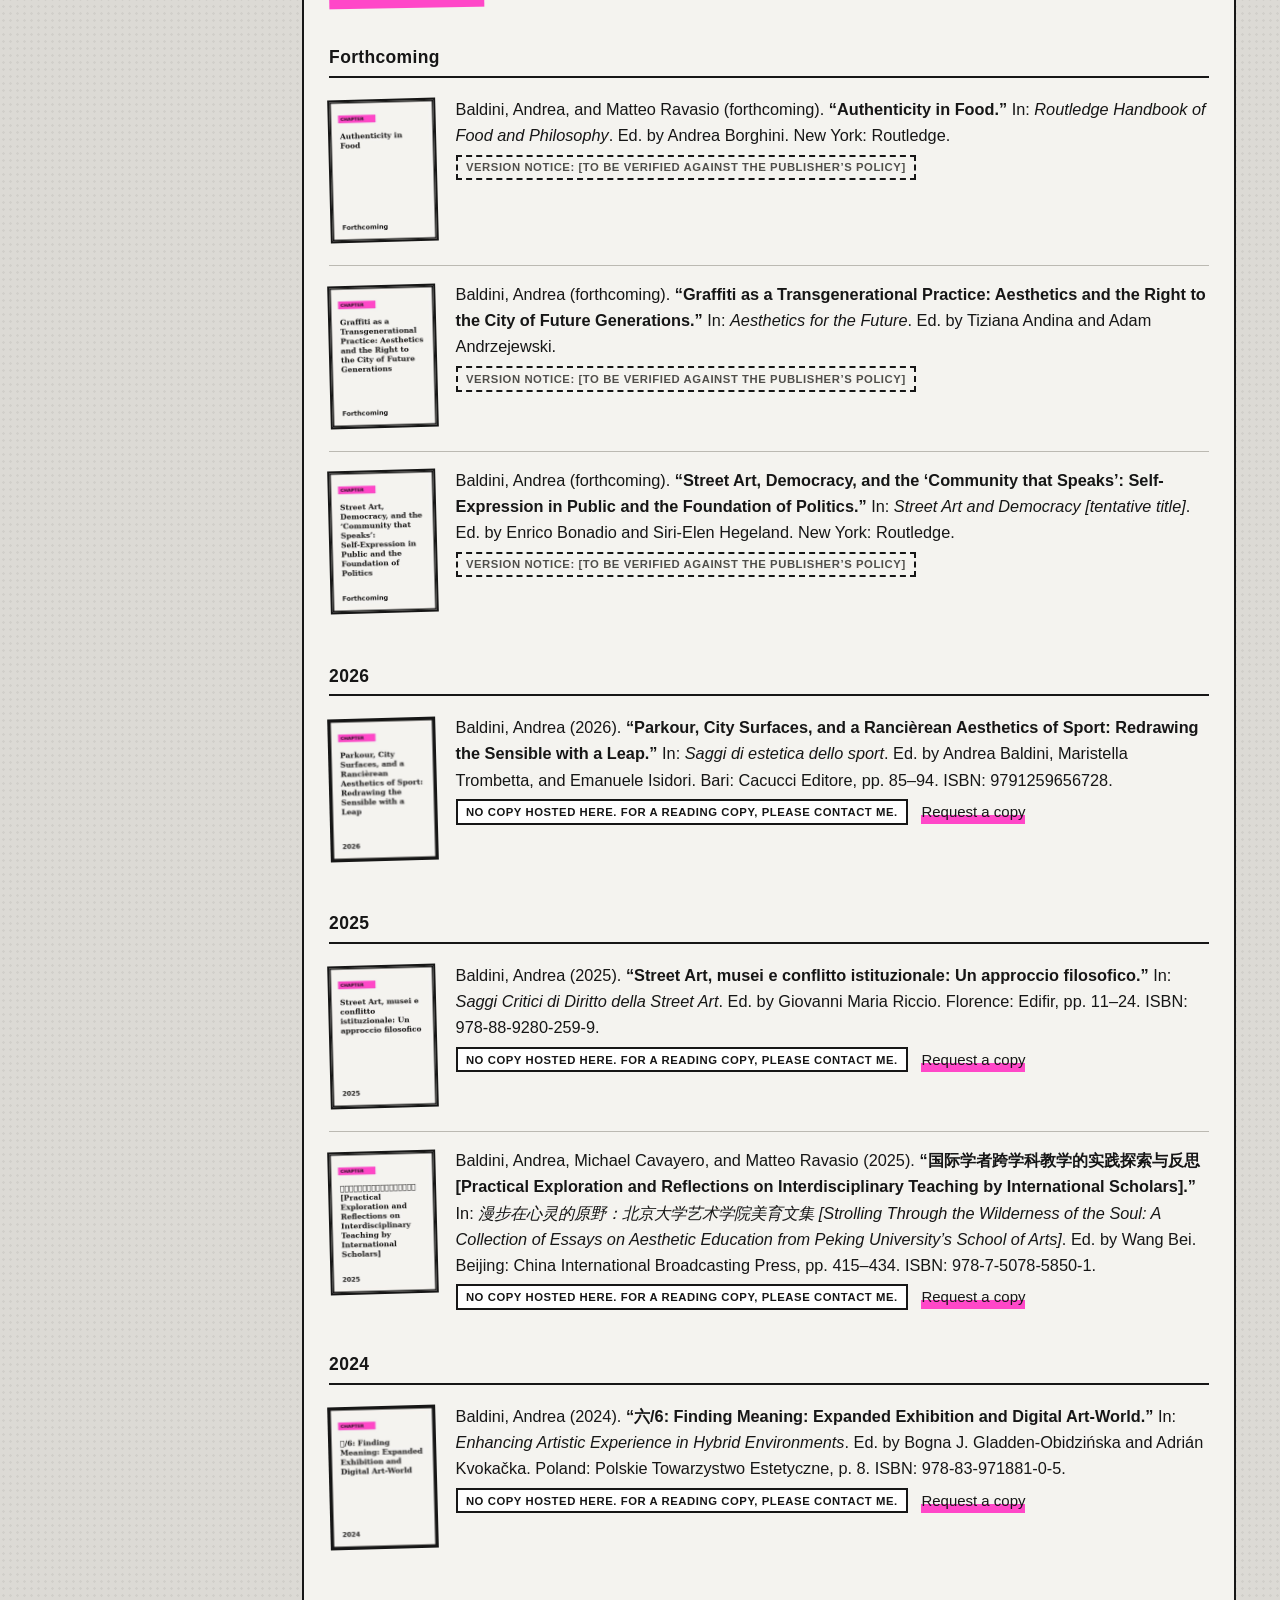
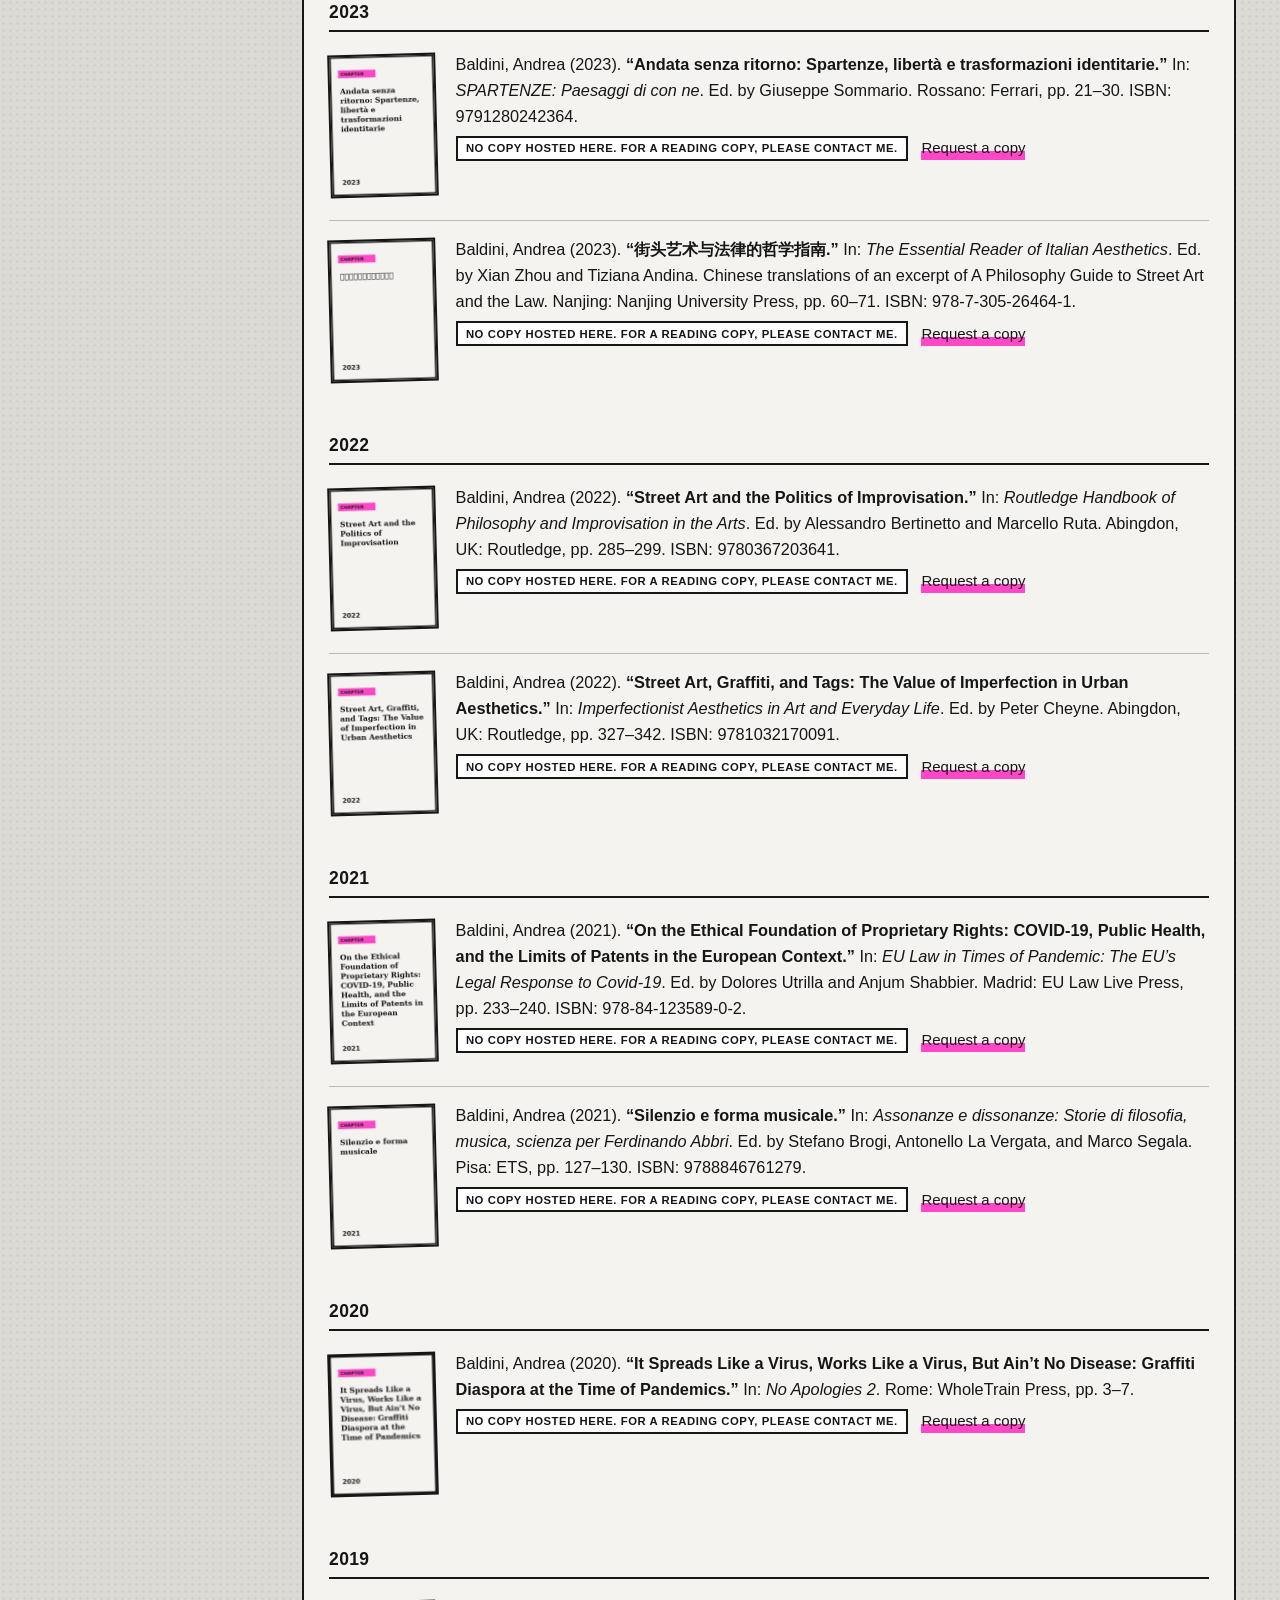
<file: publications.html>
<!DOCTYPE html>
<html lang="en">
<head>
<meta charset="utf-8">
<meta name="viewport" content="width=device-width, initial-scale=1">
<title>Publications · Andrea L. Baldini</title>
<meta name="description" content="Andrea L. Baldini. Art, law, and creativity in public space: aesthetics, street art and graffiti, intellectual property, public art, and art and design in the age of AI.">
<meta property="og:title" content="Publications · Andrea L. Baldini">
<meta property="og:description" content="Andrea L. Baldini. Art, law, and creativity in public space: aesthetics, street art and graffiti, intellectual property, public art, and art and design in the age of AI.">
<link rel="icon" href="data:image/svg+xml,%3Csvg xmlns='http://www.w3.org/2000/svg' viewBox='0 0 32 32'%3E%3Ccircle cx='16' cy='16' r='13' fill='%23ff47c8' stroke='%23161616' stroke-width='3'/%3E%3C/svg%3E">
<link rel="stylesheet" href="assets/style.css">
</head>
<body>
<svg width="0" height="0" style="position:absolute" aria-hidden="true" focusable="false"><defs>
<filter id="spray" x="-6%" y="-20%" width="112%" height="150%" color-interpolation-filters="sRGB">
<feTurbulence type="fractalNoise" baseFrequency="0.03" numOctaves="2" seed="5" result="warp"/>
<feDisplacementMap in="SourceGraphic" in2="warp" scale="7" result="rough"/>
<feGaussianBlur in="rough" stdDeviation="3.5" result="halo"/>
<feTurbulence type="fractalNoise" baseFrequency="0.85" numOctaves="1" seed="11" result="grain"/>
<feColorMatrix in="grain" type="matrix" values="0 0 0 0 0 0 0 0 0 0 0 0 0 0 0 0 0 0 9 -4.5" result="speck"/>
<feComposite in="halo" in2="speck" operator="in" result="mist"/>
<feMerge><feMergeNode in="mist"/><feMergeNode in="rough"/></feMerge>
</filter>
<filter id="line" x="-5%" y="-300%" width="110%" height="700%"><feTurbulence type="fractalNoise" baseFrequency="0.06 0.4" numOctaves="2" seed="2" result="w"/><feDisplacementMap in="SourceGraphic" in2="w" scale="4"/></filter>
</defs></svg>
<a class="skip" href="#main">Skip to content</a>
<div class="wrap">
<div class="shell">
<header><nav aria-label="Main"><ul><li><a href="index.html"><svg class="ic" viewBox="0 0 32 32" width="36" height="36" aria-hidden="true" fill="none" stroke="currentColor" stroke-width="2.4" stroke-linecap="round" stroke-linejoin="round"><path d="M5 25V11l6 6 5-9 5 9 6-6v14z"/><path d="M5 25h22"/></svg><span>Home</span></a></li><li><a href="publications.html" aria-current="page"><svg class="ic" viewBox="0 0 32 32" width="36" height="36" aria-hidden="true" fill="none" stroke="currentColor" stroke-width="2.4" stroke-linecap="round" stroke-linejoin="round"><rect x="11" y="13" width="10" height="16" rx="1.5"/><path d="M12 13V9h8v4"/><path d="M14.5 9V5.5h3V9"/><circle cx="6" cy="7" r="1"/><circle cx="4" cy="11" r="1"/><circle cx="7.5" cy="11.5" r="1"/><circle cx="5" cy="15" r="1"/></svg><span>Publications</span></a></li><li><a href="talks.html"><svg class="ic" viewBox="0 0 32 32" width="36" height="36" aria-hidden="true" fill="none" stroke="currentColor" stroke-width="2.4" stroke-linecap="round" stroke-linejoin="round"><rect x="11" y="3" width="10" height="15" rx="5"/><path d="M7 14c0 5 4 8 9 8s9-3 9-8"/><path d="M16 22v6M11 28h10"/></svg><span>Talks</span></a></li><li><a href="media.html"><svg class="ic" viewBox="0 0 32 32" width="36" height="36" aria-hidden="true" fill="none" stroke="currentColor" stroke-width="2.4" stroke-linecap="round" stroke-linejoin="round"><rect x="3" y="6" width="26" height="20" rx="3"/><path d="M13 12v8l7-4z"/></svg><span>Media</span></a></li><li><a href="exhibitions.html"><svg class="ic" viewBox="0 0 32 32" width="36" height="36" aria-hidden="true" fill="none" stroke="currentColor" stroke-width="2.4" stroke-linecap="round" stroke-linejoin="round"><rect x="3" y="6" width="26" height="16" rx="3.5"/><rect x="6" y="9.5" width="5.5" height="5"/><rect x="13.5" y="9.5" width="5.5" height="5"/><rect x="21.5" y="9.5" width="5.5" height="5"/><path d="M3 18.5h26"/><circle cx="9" cy="25.5" r="2"/><circle cx="23" cy="25.5" r="2"/><path d="M2 29h28"/></svg><span>Exhibitions</span></a></li><li><a href="cv.html"><svg class="ic" viewBox="0 0 32 32" width="36" height="36" aria-hidden="true" fill="none" stroke="currentColor" stroke-width="2.4" stroke-linecap="round" stroke-linejoin="round"><rect x="4" y="6" width="24" height="20" rx="2"/><circle cx="12" cy="14" r="3"/><path d="M7 22c.8-3 3-4 5-4s4.200 1 5 4"/><path d="M20 12h5M20 16.500h5M20 21h3"/></svg><span>CV</span></a></li><li><a href="contact.html"><svg class="ic" viewBox="0 0 32 32" width="36" height="36" aria-hidden="true" fill="none" stroke="currentColor" stroke-width="2.4" stroke-linecap="round" stroke-linejoin="round"><rect x="3" y="7" width="26" height="18" rx="2"/><path d="M3.500 8.500 16 18l12.500-9.500"/></svg><span>Contact</span></a></li></ul></nav><aside class="news" aria-labelledby="news-h"><h2 id="news-h" class="hand">News</h2><ul><li><time>November 2026</time> <a href="publications.html#articles">“Can There Be Street Art in Museums?” is forthcoming in <em>The British Journal of Aesthetics</em>. →</a></li></ul></aside><aside class="wip" aria-label="Site status"><svg viewBox="0 0 100 90" width="74" height="66" role="img" aria-label="Road-works warning sign"><path d="M50 6 L94 82 H6 Z" fill="#f4c20d" stroke="#161616" stroke-width="7" stroke-linejoin="round"/><path d="M30 66 Q50 40 70 66 Z" fill="#161616"/><path d="M60 50 L74 30" stroke="#161616" stroke-width="4" stroke-linecap="round"/><path d="M70 24 L82 30 L76 38 Z" fill="#161616"/></svg><p><strong class="hand">Under construction</strong> Some sections are still being filled in.</p></aside></header>
<div class="content">
<main id="main">
<section class="card">
<h1 class="hand pagetitle">Publications</h1>
<p>Where a publisher’s policy allows it, I share a version of the paper here, and each entry says which version it is and under what terms. Otherwise the link goes to the publisher’s page. For entries marked “to be verified”, no file is offered yet.</p>
<p class="jump"><a href="#books">Books</a> · <a href="#articles">Articles</a> · <a href="#chapters">Chapters</a> · <a href="#edited">Edited volumes and special issues</a> · <a href="#review">Under review</a></p>
<div class="filters" id="filters" hidden><p class="meta">Filter by topic:</p><div role="group" aria-label="Topics"><button type="button" data-f="law" aria-pressed="false">Street art and the law</button><button type="button" data-f="mus" aria-pressed="false">Museums and institutions</button><button type="button" data-f="pub" aria-pressed="false">Public space and cities</button><button type="button" data-f="spo" aria-pressed="false">Sport and aesthetics</button><button type="button" data-f="ai" aria-pressed="false">Art, design, and AI</button><button type="button" data-f="cul" aria-pressed="false">Creativity and cultural policy</button><button type="button" data-f="opa" aria-pressed="false">Official public art</button><button type="button" data-f="heritage" aria-pressed="false">Cultural heritage</button><button type="button" data-f="food" aria-pressed="false">Food</button><button type="button" data-f="music" aria-pressed="false">Music</button><button type="button" data-f="" class="clear" aria-pressed="false" hidden>Show all</button></div><p class="meta" id="fcount" aria-live="polite"></p></div>
</section>
<section class="card" id="books" aria-labelledby="h-books"><h2 id="h-books" class="hand">Books</h2>
<ul class="pubs"><li class="pub" id="books-1" data-t="law"><figure class="bookcover"><img src="assets/img/cover-street-art-ets.jpg" width="460" height="753" alt="Front cover of Street Art tra Estetica e Legge (Edizioni ETS, 2021): blue cover with a graffiti-covered industrial shed"></figure><p class="cite">Baldini, Andrea (2021). <em>Street Art tra Estetica e Legge</em>. Pisa: ETS. ISBN: 8846758803.</p><p class="ver"><span class="badge">No copy hosted here. For a reading copy, please contact me.</span> <a href="mailto:andrea.baldini@fulbrightmail.org?subject=Reading%20copy%20request">Request a copy</a></p><details class="abs"><summary>Back cover</summary><p lang="it">Qual è la relazione tra la street art e la legge? La tesi di questo scritto è che la street art ha una relazione costitutiva con la legge. Un aspetto cruciale dell’identità di questo genere d’arte urbana dipende dalla sua capacità di rovesciare gli usi dominanti degli spazi pubblici. Gli artisti di street art sovvertono quelle leggi e norme sociali che regolano la città. La street art non solo ha trasformato gli spazi pubblici e le loro funzioni in materiale artistico, ma ha anche fatto diventare la propria attitudine ribelle nei confronti della legge una risorsa creativa. Questo saggio vuole chiarire e argomentare quest’idea, traendo allo stesso momento importanti conseguenze per quanto riguarda la metafisica della street art, il suo valore e la sua relazione con la proprietà intellettuale, in particolare col diritto d’autore e i diritti morali. All’estremo opposto rispetto all’arte contrattuale, la street art è arte fuorilegge.</p></details></li>
<li class="pub" id="books-2" data-t="law"><figure class="bookcover"><img src="assets/img/cover-philosophy-guide-brill.jpg" width="460" height="753" alt="Front cover of A Philosophy Guide to Street Art and the Law (Brill, 2018): white cover with the title in black and the Brill Research Perspectives logo"></figure><p class="cite">Baldini, Andrea (2018). <em>A Philosophy Guide to Street Art and the Law</em>. Leiden: Brill. ISBN: 978-90-04-39404-9.</p><p class="ver"><span class="badge">No copy hosted here. For a reading copy, please contact me.</span> <a href="mailto:andrea.baldini@fulbrightmail.org?subject=Reading%20copy%20request">Request a copy</a></p><details class="abs"><summary>Back cover</summary><p>What is the relationship between street art and the law? In A Philosophy Guide to Street Art and the Law, Andrea Baldini argues that street art has a constitutive relationship with the law. A crucial aspect of the identity of this urban art kind depends on its capacity to turn up-side down dominant uses of public spaces. Street artists subvert those laws and social norms that regulate the city. Baldini shows that street art has not only transformed public spaces and their functions into artistic material, but has also turned its rebellious attitude toward the law into a creative resource. He aims at elucidating and arguing for this claim, while drawing important implications at the level of street art’s metaphysics, value, and relationship with rights of intellectual property, in particular copyright and moral rights. At the other end of the spectrum of contractual art, street art is outlaw art.</p></details></li>
<li class="pub" id="books-3" data-t="law mus"><figure class="bookcover"><img src="assets/img/thumbs/unauth.jpg" width="420" height="560" alt="First page of the paper"></figure><p class="cite">Baldini, Andrea and Pietro Rivasi (2017). <em>Un(Authorized)//Commissioned</em>. Rome: WholeTrain Press. ISBN: 9788897640059.</p><p class="ver"><span class="badge">Shared by the authors. Text only (images omitted). The book is out of print and the publisher has closed.</span> <a href="papers/rivasi-baldini-2017-unauthorized-commissioned-text-only.pdf">Download PDF</a></p><details class="abs"><summary>Back cover</summary><p>Can paintings made illegally in public space, commonly regarded as acts of vandalism, be recognised by a public institution and enter a contemporary art collection without being decontextualised? Can writers and street artists who wish to engage with galleries use the documentation of what they made in urban space without permission, rather than undertaking a course of study and working on classical supports such as canvas and paper? Through the essays of Pietro Rivasi and Andrea Baldini, as well as images by Zelle Asphaltkultur, Fra32 and Egs, among others, Unauthorized // Commissioned investigates the complex relationship between urban art and institutions, taking as examples the experiences of “Icone” and “1984. Evoluzione e rigenerazione del writing”.</p></details></li></ul></section>
<section class="card" id="articles" aria-labelledby="h-articles"><h2 id="h-articles" class="hand">Articles</h2>
<h3 class="year">Forthcoming</h3><ul class="pubs">
<li class="pub" id="articles-1" data-t="mus law"><figure class="bookcover"><img src="assets/img/thumbs/bja.jpg" width="420" height="560" alt="First page of the paper"></figure><p class="cite">Baldini, Andrea (forthcoming). <span class="t">“Can There Be Street Art in Museums?”</span> <em>The British Journal of Aesthetics</em>.</p><p class="ver"><span class="badge">Accepted manuscript. Pre-copyedited, author-produced version of an article accepted for publication in The British Journal of Aesthetics (Oxford University Press) following peer review. [Link to the published version by DOI: to be added when available.]</span> <a href="papers/baldini-2026-street-art-museums-bja-accepted-manuscript.pdf">Download PDF</a></p><details class="abs"><summary>Abstract</summary><p>This paper explores whether authentic street art can exist in institutional settings such as galleries or museums, defending a position of moderate optimism. While both radical and moderate pessimists claim that institutionalisation inevitably erodes street art&#x27;s rebellious, site-specific, and ephemeral nature, I argue that institutional public exhibitions can preserve the practice&#x27;s constitutive features under certain conditions. Addressing three major challenges—the artist&#x27;s intention, subversiveness, and site-specificity—I show how curators might respond with ethically grounded, subculturally aware, and context-sensitive approaches. Drawing on philosophical, sociological, and curatorial literature, I sketch a topology of institutional exhibitions, encompassing survey shows such as the controversial Street Art: Banksy &amp; Co., as well as Banksy versus Bristol Museum and Seth’s Range Ta Chambre, which genuinely attempt, perhaps with varying degrees of success, to integrate street art within the museum context. After examining Blu’s Muto and Rivasi&#x27;s exhibition 1984, I also contend that new-media exhibitions, which focus on photographic and video documentation, are especially good candidates for the authentic display of street art. I suggest that this format takes advantage of long-standing appreciative conventions, similar to those found in other challenging contemporary genres such as performance art and land art, where reproductions often function as perfect surrogates for the original piece.</p></details></li>
</ul>
<h3 class="year">2026</h3><ul class="pubs">
<li class="pub" id="articles-2" data-t="law cul"><figure class="bookcover"><img src="assets/img/thumbs/compass.jpg" width="420" height="560" alt="First page of the paper"></figure><p class="cite">Baldini, Andrea (2026). <span class="t">“Philosophical Perspectives on Intellectual Property Law,”</span> <em>Philosophy Compass</em> 21(5), e70142. <a href="https://doi.org/10.1111/phc3.70142">doi:10.1111/phc3.70142</a>.</p><p class="ver"><span class="badge">Open access, published version. CC BY licence. © 2026 The Author(s). Philosophy Compass, John Wiley &amp; Sons Ltd.</span> <a href="papers/baldini-2026-philosophical-perspectives-ip-law-philosophy-compass.pdf">Download PDF</a></p><details class="abs"><summary>Abstract</summary><p>Intellectual property (IP) law shapes how knowledge, culture, and innovation are created, shared, and valued, yet philosophical reflection on it has fallen behind its rapid development. Generative AI has made the gap visible: it opens policy vacuums that cannot be filled until the concepts beneath them are clarified. Rather than a historical overview, this article offers a systematic reconstruction organized around three questions that any IP regime must answer about itself. Why is the restriction IP imposes justified? Who may claim it? And what, exactly, does it protect? These are the questions of value, authorship, and ontology, and they are minimal: no regime can be stated without answering all three. I begin with value, distinguishing optimistic strategies that justify IP&#x27;s liberty‐restricting privileges—consequentialist, deontological, and, more recently, virtue‐based—from global and local skeptical positions, including communitarian reframings that contest the terms of the question. I then turn to authorship, and to the pressure that collective and machine production place on the traditional individualistic and human‐centered as sumptions of copyright. Finally, I discuss ontology, comparing descriptive type‐based models with revisionary accounts that ground IP in concrete artifacts.</p></details></li>
<li class="pub" id="articles-3" data-t="pub opa"><figure class="bookcover"><img src="assets/img/thumbs/pad.jpg" width="420" height="560" alt="First page of the paper"></figure><p class="cite">Baldini, Andrea (2026). <span class="t">“Ontological Metamorphoses in the Street: How Street and Official Public Art Can Metaphysically Transform into Each Other.”</span> <em>Public Art Dialogue</em> 16(2), pp. 225–244. <a href="https://doi.org/10.1080/21502552.2026.2694017">doi:10.1080/21502552.2026.2694017</a></p><p class="ver"><span class="badge">Open access, published version. CC BY-NC-ND 4.0 licence. © 2026 The Author(s). Public Art Dialogue, Taylor &amp; Francis.</span> <a href="papers/baldini-2026-ontological-metamorphoses-public-art-dialogue.pdf">Download PDF</a></p><details class="abs"><summary>Abstract</summary><p>Beginning with the recognition that street art and official public art are genuinely distinct, opposing art kinds—the former constitutively driven by social subversion and the latter by programmatic civic integration—this article challenges a widely held, implicit premise among public art theorists: that an artwork’s categorization within this taxonomy is permanently fixed at the time of production. By examining the trajectories of prominent public artworks, including the heritagization of Banksy’s Migrant Child and the popular recoding of Visbal’s Fearless Girl, I argue that shifts in public attitudes and tracking practices toward a work cannot be dismissed as mere interpretative variance. Instead, they represent genuine ontological metamorphoses. Drawing on Ásta’s conferralist framework of social ontology, I show that street art and official public art are conferred social categories whose assignment is contingent on the context-bound tracking practices of evaluating publics. Finally, rather than treating public friction as an administrative nuisance, I investigate the emancipatory potential of this ontology in the context of cultural policy and urban governance. I introduce the concept of ontological superposition to theorize structural deadlocks in which an artwork is concurrently sustained in conflicting categories by competing publics. Consequently, this model deprives top-down institutional mandates of their perceived “natural” authority and returns aesthetic determination—in a Rancièrian sense—to the city’s inhabitants.</p></details></li>
<li class="pub" id="articles-4" data-t="pub"><figure class="bookcover"><img src="assets/img/thumbs/jaac.jpg" width="420" height="560" alt="First page of the paper"></figure><p class="cite">Baldini, Andrea and Andrea Borghini (2026). <span class="t">“Street Art as Deed: A Reply to Kukla.”</span> <em>The Journal of Aesthetics and Art Criticism</em> 84(3), pp. 386–390. <a href="https://doi.org/10.1093/jaac/kpag006">doi:10.1093/jaac/kpag006</a>.</p><p class="ver"><span class="badge">Open access, published version. CC BY-NC 4.0 licence. © The Author(s) 2026. Published by Oxford University Press on behalf of the American Society for Aesthetics.</span> <a href="papers/baldini-borghini-2026-street-art-as-deed-reply-to-kukla-jaac.pdf">Download PDF</a></p><details class="abs"><summary>Abstract</summary><p>Quill Kukla&#x27;s “Capitalist and Anti-Capitalist Placemaking Through Street Art” presents a descriptivist view of street art as a heterogeneous phenomenon that plays both resistant and commercial roles in urban life. While empirically illuminating, this approach sidesteps the subcultural dimension that has historically defined the practice, overlooking a fundamental tension in modes of appreciation. We argue that street art has traditionally been valued not only for its visual outcomes, but also for a specific achievement—what Clark refers to as a deed—namely, the counterhegemonic use of public space. Following Neufeld’s insight that ontological arguments belong to critical evaluation rather than metaphysical speculation, we create a three-part framework that distinguishes between what is done, its doing, and the deed. This account explains why Kukla’s reduction of street art to “what is done” collapses ontologically distinct modes of appreciation, risking erasing the practice&#x27;s normative core. By way of a conclusion, we suggest a conciliation. Kukla’s perspective sees street art lato sensu as a phenomenon resulting from bundled practices, whereas we defend street art stricto sensu as a practice defined by its subversive deeds. These perspectives reveal complementary but ontologically distinct aspects of what happens on the city’s walls.</p></details></li>
<li class="pub" id="articles-5" data-t="pub"><figure class="bookcover"><img src="assets/img/thumbs/jae.jpg" width="420" height="560" alt="First page of the paper"></figure><p class="cite">Baldini, Andrea (2026). <span class="t">“Graffiti Writing as Dirty Aesthetic Education: Redrawing Political Inclusion with a Spray Can.”</span> <em>The Journal of Aesthetic Education</em> 60(3), pp. 30–52.</p><p class="ver"><span class="badge">Open access, published version. CC BY 4.0 licence. Published by University of Illinois Press (via Project MUSE).</span> <a href="papers/baldini-2026-graffiti-writing-dirty-aesthetic-education-jae.pdf">Download PDF</a></p><details class="abs"><summary>Abstract</summary><p>In what ways may aesthetic education foster critical consciousness and facilitate transformational action? This article addresses this question by examining an unusual case study: graffiti writing. By contesting the notion that the art of the urban signature inherently signifies moral degradation, I argue that graffiti writing functions as a form of what I call dirty aesthetic education. This is a pedagogy that teaches practitioners how to transform public space through artistic techniques, aiming to critically challenge dominant hierarchies of visibility and power by any means necessary—sometimes involving legal transgressions. Mastering graffiti as a form of aesthetic expression, in effect, requires the capacity to redefine, although momentarily, the boundaries of public self-expression, which is essential in countering the exclusionary tendencies inherent in the neoliberal city. This pedagogy of the street embodies therefore an education in political activism and everyday resistance.</p></details></li>
</ul>
<h3 class="year">2025</h3><ul class="pubs">
<li class="pub" id="articles-6" data-t="pub"><figure class="bookcover"><img src="assets/img/thumbs/gsa.jpg" width="420" height="560" alt="First page of the paper"></figure><p class="cite">Baldini, Andrea and Shangge Li (2025). <span class="t">“Writing on the Great Walls: Hidden Transcripts of Radical Graffiti in China.”</span> <em>Graffiti &amp; Street Art</em> 3(2), pp. 8–21. <a href="https://doi.org/10.48619/gsa.v3i2.1204">doi:10.48619/gsa.v3i2.1204</a>.</p><p class="ver"><span class="badge">Open access, published version. CC BY-NC 4.0 licence, as stated in the published PDF. Graffiti &amp; Street Art, vol. 3, issue 2.</span> <a href="papers/baldini-li-2025-writing-on-the-great-walls-gsa.pdf">Download PDF</a></p><details class="abs"><summary>Abstract</summary><p>This article challenges popular perceptions of graffiti in China, which depict the practice as non-subversive, apolitical, and widely tolerated by authorities. Against this perspective, which we label “discontinuity thesis,” we argue that Chinese graffiti remains tied to its global counterparts through its (subversive) constitutive link with the law. Our argument develops in two stages. First, we provide a methodological critique of existing studies that rely heavily on interviews. We argue that such approaches systematically obscure what James C. Scott refers to as the “hidden transcripts” of resistance. Drawing on immersive fieldwork and “deep hanging out,” we highlight stories from Chinese writers that reveal a clandestine world of risk, secrecy, and legal entanglements, which contradicts the sanitized accounts typically given in public. These narratives underscore graffiti’s persistent identity as an illicit activity, upheld by informal codes of silence and fueled by defiance. Secondly, we provide a legal analysis of the frameworks governing graffiti in China. While no statute specifically addresses graffiti, broad provisions such as Articles 275 and 293 of the Criminal Law of the People’s Republic of China, as well as Article 17 of the Regulations on the Administration of City Appearance and Environmental Sanitation, provide ample legal grounds for prosecution. By examining an exemplary case, we demonstrate that, far from being in a legal grey area, doing graffiti in China can result in severe penalties, including criminal charges. Taken together, these findings demonstrate that radical graffiti in China persists—not as a separate, benign practice, but as part of the global continuity of writing defined by its subversive core.</p></details></li>
<li class="pub" id="articles-7" data-t="pub"><figure class="bookcover"><img src="assets/img/thumbs/auto-articles-7.jpg" width="420" height="560" alt=""></figure><p class="cite">Baldini, Andrea (2025). <span class="t">“Bombing Inequality: Graffiti Writing and Spatial Justice.”</span> <em>Theoretical Studies in Literature and Art</em> 45(4), pp. 165–178.</p><p class="ver"><span class="badge">No copy hosted here. Full text on the publisher’s website.</span> <a href="https://tsla.researchcommons.org/journal/vol45/iss4/16/">Download a copy</a></p><details class="abs"><summary>Abstract</summary><p>This study contests the prevalent perception of graffiti writing, especially tagging and bombing, as meaningless vandalism. It contends that graffiti is a form of expression with intrinsic political implications. Leveraging the notion of spatial justice and Jacques Rancière’s philosophy, I demonstrate how graffiti reclaims urban visibility against the commercial monopoly of visibility in public spaces and challenges the inequitable allocation of opportunities for self-expression in modern cities. Despite writers’ common denial of political motives, their actions may be interpreted as manifestations of resistance within wider socio-spatial conflicts. This study situates graffiti within discussions of political art, spatial commodification, and everyday resistance, proposing a normative framework for viewing the art of the urban signature as an activity that redefines “the community that speaks.”</p></details></li>
</ul>
<h3 class="year">2024</h3><ul class="pubs">
<li class="pub" id="articles-8" data-t="law"><figure class="bookcover"><img src="assets/img/thumbs/bjareview.jpg" width="420" height="560" alt="First page of the paper"></figure><p class="cite">Baldini, Andrea (2024). <span class="t">“Copyright and Collective Authorship: Locating the Authors of Collaborative Work.”</span> <em>The British Journal of Aesthetics</em> (ayae007). <a href="https://doi.org/10.1093/aesthj/ayae007">doi:10.1093/aesthj/ayae007</a>.</p><p class="ver"><span class="badge">Accepted manuscript. Pre-copyedited, author-produced version of a book review accepted for publication in The British Journal of Aesthetics (Oxford University Press) following peer review. Published version: https://doi.org/10.1093/aesthj/ayae007.</span> <a href="papers/baldini-2024-review-simone-copyright-collective-authorship-bja-accepted-manuscript.pdf">Download PDF</a></p></li>
<li class="pub" id="articles-9" data-t="law"><figure class="bookcover"><img src="assets/img/thumbs/auto-articles-9.jpg" width="420" height="560" alt=""></figure><p class="cite">Baldini, Andrea (2024). <span class="t">“Enrico Bonadio’s Copyright in the Street.”</span> <em>Queen Mary Journal of Intellectual Property</em> 14(1), pp. 101–105.</p><p class="ver"><span class="badge">No copy hosted here. Full text on the publisher’s website.</span> <a href="https://www.elgaronline.com/view/journals/qmjip/14/1/article-p101.xml">Download a copy</a></p></li>
<li class="pub" id="articles-10" data-t="pub"><figure class="bookcover"><img src="assets/img/thumbs/gsagame.jpg" width="420" height="560" alt="First page of the paper"></figure><p class="cite">Baldini, Andrea (2024). <span class="t">“The Graffiti-Game and the Ubiquity of Resistance: Getting Up as Oppositional Agency.”</span> <em>Graffiti &amp; Street Art</em> 2(1), pp. 8–17. <a href="https://doi.org/10.48619/gsa.v2i1.1014">doi:10.48619/gsa.v2i1.1014</a>.</p><p class="ver"><span class="badge">Open access, published version. CC BY 4.0 licence, as stated on the journal’s website. Graffiti &amp; Street Art, vol. 2, issue 1.</span> <a href="papers/baldini-2024-graffiti-game-ubiquity-of-resistance-gsa.pdf">Download PDF</a></p><details class="abs"><summary>Abstract</summary><p>We tend to think of resistance as an exceptional event in our lives, when something so drastic occurs that the status quo is completely disrupted and reshaped. According to this viewpoint, moments of resistance occur when one or more people actively participate in acts of political sabotage, in which some hierarchy or structure of power is knowingly challenged and subverted with the purpose of long-term change. I’d like to challenge this idea. Resistance, in effect, can function in many ways. Not only revolutions or revolts should be conceptualised as such. Everyday actions can sometimes be considered forms of resistance. De Certeau describes such activities as “sheeplike subversion.” This form of rebellion, however far from being a traditional insurrection, is a common and quiet disruption of social control. Rather than efforts aimed at structural societal changes, they are micro alterations that have a major influence on transgressors’ personal lives while yet evoking (traces of) social change. Graffiti, and more specifically, getting up, is a kind of resistance in this way. When painting tags, throw-ups, and pieces, authors are not concerned with long-term structural changes; their efforts may be futile on a global scale. And it does not appear that they intend to permanently change the status quo. In playing the graffiti game, spray-can calligraphers’ efforts can be viewed more appropriately as enacting an oppositional agency that they would not otherwise have, allowing them to freely express themselves even when legally restricted.</p></details></li>
</ul>
<h3 class="year">2023</h3><ul class="pubs">
<li class="pub" id="articles-11" data-t="pub"><figure class="bookcover"><img src="assets/img/thumbs/gsanuanced.jpg" width="420" height="560" alt="First page of the paper"></figure><p class="cite">Baldini, Andrea (2023). <span class="t">“For a Nuanced Appreciation of Urban Creativity: Unveiling the Social Subversion in Street Art and Graffiti.”</span> <em>Graffiti &amp; Street Art</em> 1(2), pp. 8–19.</p><p class="ver"><span class="badge">Open access, published version. CC BY 4.0 licence, as stated on the journal’s website. Graffiti &amp; Street Art, vol. 1, issue 2.</span> <a href="papers/baldini-2023-nuanced-appreciation-urban-creativity-gsa.pdf">Download PDF</a></p><details class="abs"><summary>Abstract</summary><p>Why should we have a journal dedicated solely to graffiti and street art? This essay defends the rationale for establishing GSA. Since the rise to prominence of street artists such as Banksy and Shepard Fairey, there has been renewed interest in urban creativity. In many major cities around the world, city walls have been transformed into canvasses for artistic expression. However, these works do not fall into the same category. Graffiti and street art belong to a specific kind. I argue that graffiti and street art are forms of art whose primary function is to challenge the dominant order of visibility in urban spaces. They embody the art of social subversion. Often, for various reasons, works of official public art are miscategorized as street art. But rather than being subversive, official public art aims at establishing a new order of visibility. It is the art of social change. My interest in developing an account distinguishing between graffiti and street art, on the one hand, and official public art, on the other hand, is not purely theoretical; it is also practical. I’d like to develop a distinction that can help us better appreciate different types of urban art while also securing discursive and critical spaces that are unique to each kind. Throwing everything into the same pot risks losing some of the unique characteristics of these various art forms. A more nuanced account, instead, may have a positive effect on cultural and urban policies regulating creative expression in the city.</p></details></li>
<li class="pub" id="articles-12" data-t="pub"><figure class="bookcover"><img src="assets/img/thumbs/jaacgraffiti.jpg" width="420" height="560" alt="First page of the paper"></figure><p class="cite">Baldini, Andrea (2023). <span class="t">“Graffiti Writing as Creative Activism: Getting Up, Sheeplike Subversion, and Everyday Resistance.”</span> <em>The Journal of Aesthetics and Art Criticism</em> 81(2), pp. 239–249. <a href="https://doi.org/10.1093/jaac/kpad001">doi:10.1093/jaac/kpad001</a>.</p><p class="ver"><span class="badge">Accepted manuscript. Pre-copyedited, author-produced version of an article accepted for publication in The Journal of Aesthetics and Art Criticism (Oxford University Press) following peer review. Published version: https://doi.org/10.1093/jaac/kpad001.</span> <a href="papers/baldini-2023-graffiti-writing-creative-activism-jaac-accepted-manuscript.pdf">Download PDF</a></p><details class="abs"><summary>Abstract</summary><p>Is graffiti writing creative activism? In this paper, I challenge commonly held beliefs that graffiti writing is politically inert. On the contrary, I argue that graffiti writing is an example of creative activism. Rather than being a narcissistic form of vandalism, primarily directed at increasing one’s fame in front of an esoteric group, that is, fellow writers, writing is a form of everyday resistance allowing its practitioners to challenge authoritarian power. In questioning dominant hierarchies, graffiti is a powerful tool to help correct a specific instance of spatial injustice: the unequal distribution of access to urban surfaces for self-expression in the city, where corporations and political elites hold an unjustified monopoly over visual communication.</p></details></li>
<li class="pub" id="articles-13" data-t="food heritage"><figure class="bookcover"><img src="assets/img/thumbs/jaacintro.jpg" width="420" height="560" alt="First page of the paper"></figure><p class="cite">Baldini, Andrea (2023). <span class="t">“Introduction: Food and Cultural Heritage.”</span> <em>The Journal of Aesthetics and Art Criticism</em> 81(4), pp. 537–538. <a href="https://doi.org/10.1093/jaac/kpad040">doi:10.1093/jaac/kpad040</a>.</p><p class="ver"><span class="badge">Accepted manuscript. Pre-copyedited, author-produced version of an article accepted for publication in The Journal of Aesthetics and Art Criticism (Oxford University Press) following peer review. Published version: https://doi.org/10.1093/jaac/kpad040.</span> <a href="papers/baldini-2023-introduction-food-cultural-heritage-jaac-accepted-manuscript.pdf">Download PDF</a></p></li>
<li class="pub" id="articles-14" data-t="ai"><figure class="bookcover"><img src="assets/img/thumbs/sauc.jpg" width="420" height="560" alt="First page of the paper"></figure><p class="cite">Baldini, Andrea (2023). <span class="t">“Metatheoretical Considerations for a Definition of Street Art: Can Algorithms Identify Street Art?”</span> <em>Street Art &amp; Urban Creativity</em> 9(2), pp. 8–14. <a href="https://doi.org/10.25765/sauc.v9i2.791">doi:10.25765/sauc.v9i2.791</a>.</p><p class="ver"><span class="badge">Open access, published version. CC BY-NC 4.0 licence, as stated on the journal’s page. Street Art &amp; Urban Creativity, vol. 9, issue 2.</span> <a href="papers/baldini-2023-metatheoretical-considerations-definition-street-art-sauc.pdf">Download PDF</a></p><details class="abs"><summary>Abstract</summary><p>What is street art, exactly? In this paper, I address a fundamental concern about street art: its definition. The subject has been widely debated, but I approach it from a novel perspective: metatheoretical. I’m particularly interested in deconstructing the potential functions of a definition of street art, as well as the goal of definitions of street art. I then survey the literature from this vantage point, providing a well-reasoned summary of some current alternatives. I conclude by wondering if any of these definitions could be turned into an algorithm. I believe in a moderate level of optimism. Though algorithms can identify street art under certain conditions, they appear nonetheless incapable of capturing types of definitions such as evaluative definitions that include predicates whose application conditions are highly discretionary and contextually sensitive.</p></details></li>
<li class="pub" id="articles-15" data-t="pub opa"><figure class="bookcover"><img src="assets/img/thumbs/rde.jpg" width="420" height="560" alt="First page of the paper"></figure><p class="cite">Baldini, Andrea (2023). <span class="t">“Street Art vs Arte Pubblica Ufficiale [Street Art vs Official Public Art].”</span> <em>La Rivista di Estetica</em>. I Quaderni. Le Arti Contemporanee 1, pp. 39–59.</p><p class="ver"><span class="badge">Shared by the author. Author’s copy, in the layout of the publisher’s proofs. © Rosenberg &amp; Sellier.</span> <a href="papers/baldini-2023-street-art-vs-arte-pubblica-ufficiale-rdE.pdf">Download PDF</a></p><details class="abs"><summary>Abstract</summary><p>This paper argues that Andrea Ravo Mattoni’s Classicism Project is official public art rather than street art. By developing a taxonomy of public art, I characterize official public art as the art of social change, whereas street art is better conceptualized as the art of social subversion. Ravo Mattoni’s Classicism Project is official public art insofar as it does not aim at merely transgressing social norms regulating uses and functions of public spaces. Its goal is rather establishing a new order of visibility.</p></details></li>
<li class="pub" id="articles-16" data-t="law"><figure class="bookcover"><img src="assets/img/thumbs/auto-articles-16.jpg" width="420" height="560" alt=""></figure><p class="cite">Baldini, Andrea (2023). <span class="t">“Teaching and Learning Guide for: Philosophy of Street Art.”</span> <em>Philosophy Compass</em> 18(3), e12907. <a href="https://doi.org/10.1111/phc3.12907">doi:10.1111/phc3.12907</a></p><p class="ver"><span class="badge">No copy hosted here. For a reading copy, please contact me.</span> <a href="mailto:andrea.baldini@fulbrightmail.org?subject=Reading%20copy%20request">Request a copy</a></p></li>
<li class="pub" id="articles-17" data-t="food heritage"><figure class="bookcover"><img src="assets/img/thumbs/jaacstake.jpg" width="420" height="560" alt="First page of the paper"></figure><p class="cite">Baldini, Andrea, Andrea Borghini, and Matteo Ravasio (2023). <span class="t">“Stakeholders and Experts in Culinary Cultural Heritage.”</span> <em>The Journal of Aesthetics and Art Criticism</em> 81(4), pp. 551–556. <a href="https://doi.org/10.1093/jaac/kpad037">doi:10.1093/jaac/kpad037</a>.</p><p class="ver"><span class="badge">Accepted manuscript. Pre-copyedited, author-produced version of an article accepted for publication in The Journal of Aesthetics and Art Criticism (Oxford University Press) following peer review. Published version: https://doi.org/10.1093/jaac/kpad037.</span> <a href="papers/baldini-borghini-ravasio-2023-stakeholders-experts-culinary-heritage-jaac-accepted-manuscript.pdf">Download PDF</a></p></li>
<li class="pub" id="articles-18"><figure class="bookcover"><img src="assets/img/thumbs/auto-articles-18.jpg" width="420" height="560" alt=""></figure><p class="cite">Baldini, Andrea, Feng Peng, et al. (2023). <span class="t">“The Legacy of Joseph Margolis: This is Not a Farewell.”</span> <em>EAJP</em> 2(2), pp. 1–4.</p><p class="ver"><span class="badge">No copy hosted here. For a reading copy, please contact me.</span> <a href="mailto:andrea.baldini@fulbrightmail.org?subject=Reading%20copy%20request">Request a copy</a></p></li>
</ul>
<h3 class="year">2022</h3><ul class="pubs">
<li class="pub" id="articles-19" data-t="cul"><figure class="bookcover"><img src="assets/img/thumbs/auto-articles-19.jpg" width="420" height="560" alt=""></figure><p class="cite">Baldini, Andrea (2022). <span class="t">“Art and Labor: Rethinking Creativity in a Time of Crisis.”</span> <em>La Rivista di Estetica</em> 79, pp. 33–48.</p><p class="ver"><span class="badge">No copy hosted here. For a reading copy, please contact me.</span> <a href="mailto:andrea.baldini@fulbrightmail.org?subject=Reading%20copy%20request">Request a copy</a></p></li>
<li class="pub" id="articles-20" data-t="law"><figure class="bookcover"><img src="assets/img/thumbs/auto-articles-20.jpg" width="420" height="560" alt=""></figure><p class="cite">Baldini, Andrea (2022). <span class="t">“James Young’s Radically Rethinking Copyright.”</span> <em>Estetika: The European Journal of Aesthetics</em> 59(1), pp. 75–79.</p><p class="ver"><span class="badge">No copy hosted here. For a reading copy, please contact me.</span> <a href="mailto:andrea.baldini@fulbrightmail.org?subject=Reading%20copy%20request">Request a copy</a></p></li>
<li class="pub" id="articles-21" data-t="law"><figure class="bookcover"><img src="assets/img/thumbs/auto-articles-21.jpg" width="420" height="560" alt=""></figure><p class="cite">Baldini, Andrea (2022). <span class="t">“Philosophy of Street Art: Identity, Value, and the Law.”</span> <em>Philosophy Compass</em> 17(9), e12862. <a href="https://doi.org/10.1111/phc3.12862">doi:10.1111/phc3.12862</a>.</p><p class="ver"><span class="badge">No copy hosted here. For a reading copy, please contact me.</span> <a href="mailto:andrea.baldini@fulbrightmail.org?subject=Reading%20copy%20request">Request a copy</a></p></li>
<li class="pub" id="articles-22" data-t="pub"><figure class="bookcover"><img src="assets/img/thumbs/auto-articles-22.jpg" width="420" height="560" alt=""></figure><p class="cite">Baldini, Andrea (2022). <span class="t">“The Graffiti Writer as Homo Sacer: Writing, Liminality, and Sovereign Power in the Neo-Liberal City.”</span> <em>Street Art &amp; Urban Creativity</em> 8(2), pp. 8–16.</p><p class="ver"><span class="badge">No copy hosted here. For a reading copy, please contact me.</span> <a href="mailto:andrea.baldini@fulbrightmail.org?subject=Reading%20copy%20request">Request a copy</a></p></li>
<li class="pub" id="articles-23" data-t="pub opa heritage"><figure class="bookcover"><img src="assets/img/thumbs/auto-articles-23.jpg" width="420" height="560" alt=""></figure><p class="cite">Baldini, Andrea (2022). <span class="t">“The Nanjing Massacre Memorial and Angelus Novus: Ephemera, Trauma, and Reparation in Contemporary Chinese Public Art.”</span> <em>Aisthesis</em> 15(1), pp. 55–67.</p><p class="ver"><span class="badge">No copy hosted here. For a reading copy, please contact me.</span> <a href="mailto:andrea.baldini@fulbrightmail.org?subject=Reading%20copy%20request">Request a copy</a></p></li>
<li class="pub" id="articles-24" data-t="pub"><figure class="bookcover"><img src="assets/img/thumbs/auto-articles-24.jpg" width="420" height="560" alt=""></figure><p class="cite">Baldini, Andrea (2022). <span class="t">“What Is Street Art?”</span> <em>Estetika: The European Journal of Aesthetics</em> 59(1), pp. 1–21.</p><p class="ver"><span class="badge">No copy hosted here. For a reading copy, please contact me.</span> <a href="mailto:andrea.baldini@fulbrightmail.org?subject=Reading%20copy%20request">Request a copy</a></p></li>
</ul>
<h3 class="year">2021</h3><ul class="pubs">
<li class="pub" id="articles-25"><figure class="bookcover"><img src="assets/img/thumbs/auto-articles-25.jpg" width="420" height="560" alt=""></figure><p class="cite">Baldini, Andrea (2021). <span class="t">“An Interview with Andrea Lorenzo Baldini (with Nathan Hirscher).”</span> <em>Washington University Review of Philosophy</em> 1, pp. 41–52.</p><p class="ver"><span class="badge">No copy hosted here. For a reading copy, please contact me.</span> <a href="mailto:andrea.baldini@fulbrightmail.org?subject=Reading%20copy%20request">Request a copy</a></p></li>
<li class="pub" id="articles-26" data-t="food"><figure class="bookcover"><img src="assets/img/thumbs/auto-articles-26.jpg" width="420" height="560" alt=""></figure><p class="cite">Baldini, Andrea and Andrea Borghini (2021). <span class="t">“Cooking and Dining as Forms of Public Art.”</span> <em>Food, Culture &amp; Society: An International Journal of Multidisciplinary Research</em> 25(2), pp. 310–327.</p><p class="ver"><span class="badge">No copy hosted here. For a reading copy, please contact me.</span> <a href="mailto:andrea.baldini@fulbrightmail.org?subject=Reading%20copy%20request">Request a copy</a></p></li>
</ul>
<h3 class="year">2020</h3><ul class="pubs">
<li class="pub" id="articles-27" data-t="food"><figure class="bookcover"><img src="assets/img/thumbs/auto-articles-27.jpg" width="420" height="560" alt=""></figure><p class="cite">Baldini, Andrea (2020). <span class="t">“Signature (and) Dishes: Spontaneity in Cooking and Graffiti Writing.”</span> <em>Humana Mente – Journal of Philosophical Studies: Special Issue on Recipes Between Arts and Algorithms</em> 13(38), pp. 83–110.</p><p class="ver"><span class="badge">No copy hosted here. For a reading copy, please contact me.</span> <a href="mailto:andrea.baldini@fulbrightmail.org?subject=Reading%20copy%20request">Request a copy</a></p></li>
<li class="pub" id="articles-28" data-t="pub"><figure class="bookcover"><img src="assets/img/thumbs/auto-articles-28.jpg" width="420" height="560" alt=""></figure><p class="cite">Baldini, Andrea (2020). <span class="t">“Street Art, Decorum, and the Politics of Urban Aesthetics.”</span> <em>Contemporary Aesthetics: Special Volume on Urban Aesthetics</em>. URL: <a href="https://contempaesthetics.org/2020/07/16/street-art-decorum-and-the-politics-of-urban-aesthetics/">contempaesthetics.org/2020/07/16/street-art-d…</a>.</p><p class="ver"><span class="badge">No copy hosted here. For a reading copy, please contact me.</span> <a href="mailto:andrea.baldini@fulbrightmail.org?subject=Reading%20copy%20request">Request a copy</a></p></li>
<li class="pub" id="articles-29" data-t="pub"><figure class="bookcover"><img src="assets/img/thumbs/auto-articles-29.jpg" width="420" height="560" alt=""></figure><p class="cite">Baldini, Andrea (2020). <span class="t">“There and Back Again: Redistributing Visibility between the Virtual and Real Alleys of Graffiti.”</span> <em>Street Art &amp; Urban Creativity</em> 5(1), pp. 74–77.</p><p class="ver"><span class="badge">No copy hosted here. For a reading copy, please contact me.</span> <a href="mailto:andrea.baldini@fulbrightmail.org?subject=Reading%20copy%20request">Request a copy</a></p></li>
<li class="pub" id="articles-30" data-t="pub"><figure class="bookcover"><img src="assets/img/thumbs/auto-articles-30.jpg" width="420" height="560" alt=""></figure><p class="cite">Baldini, Andrea (2020). <span class="t">“六/6: Finding Meaning. The Expanded Exhibition and the Post-Pandemic World.”</span> <em>The Journal of Public Space</em> 5(4), pp. 301–312.</p><p class="ver"><span class="badge">No copy hosted here. For a reading copy, please contact me.</span> <a href="mailto:andrea.baldini@fulbrightmail.org?subject=Reading%20copy%20request">Request a copy</a></p></li>
<li class="pub" id="articles-31" data-t="law"><figure class="bookcover"><img src="assets/img/thumbs/auto-articles-31.jpg" width="420" height="560" alt=""></figure><p class="cite">Baldini, Andrea and Enrico Bonadio (2020). <span class="t">“COVID-19, Patents and the Never-Ending Tension between Proprietary Rights and the Protection of Public Health.”</span> <em>European Journal of Risk Regulation</em> 11, pp. 390–395. <a href="https://doi.org/10.1017/err.2020.24">doi:10.1017/err.2020.24</a>.</p><p class="meta">Translated into French as “Covid-19 et brevets: la tension permanente entre droit de propriété et protection de la santé publique,” La Revue européenne du droit, Numéro spécial (May 2020): 29–32.</p><p class="ver"><span class="badge">No copy hosted here. For a reading copy, please contact me.</span> <a href="mailto:andrea.baldini@fulbrightmail.org?subject=Reading%20copy%20request">Request a copy</a></p></li>
<li class="pub" id="articles-32" data-t="law"><figure class="bookcover"><img src="assets/img/thumbs/auto-articles-32.jpg" width="420" height="560" alt=""></figure><p class="cite">Baldini, Andrea (2020). <span class="t">“On the Ethical Foundation of Proprietary Rights: COVID-19, Public Health, and the Limits of Patents in the European Context.”</span> <em>EU Law Live</em> 38 (Nov), pp. 2–7.</p><p class="ver"><span class="badge">No copy hosted here. For a reading copy, please contact me.</span> <a href="mailto:andrea.baldini@fulbrightmail.org?subject=Reading%20copy%20request">Request a copy</a></p></li>
</ul>
<h3 class="year">2019</h3><ul class="pubs">
<li class="pub" id="articles-33" data-t="pub opa"><figure class="bookcover"><img src="assets/img/thumbs/auto-articles-33.jpg" width="420" height="560" alt=""></figure><p class="cite">Baldini, Andrea (2019). <span class="t">“The Public-Art Publics. An Analysis of Some Structural Differences among Public-Art Spheres.”</span> <em>Open Philosophy</em> 2, pp. 10–21.</p><p class="ver"><span class="badge">No copy hosted here. For a reading copy, please contact me.</span> <a href="mailto:andrea.baldini@fulbrightmail.org?subject=Reading%20copy%20request">Request a copy</a></p></li>
<li class="pub" id="articles-34" data-t="pub"><figure class="bookcover"><img src="assets/img/thumbs/auto-articles-34.jpg" width="420" height="560" alt=""></figure><p class="cite">Baldini, Andrea (2019). <span class="t">“墙壁与绘画：当代街头艺术中的跨媒介性.”</span> <em>Journal of Art Theory / Art History</em> 4, pp. 23–31.</p><p class="ver"><span class="badge">No copy hosted here. For a reading copy, please contact me.</span> <a href="mailto:andrea.baldini@fulbrightmail.org?subject=Reading%20copy%20request">Request a copy</a></p></li>
<li class="pub" id="articles-35" data-t="law"><figure class="bookcover"><img src="assets/img/thumbs/auto-articles-35.jpg" width="420" height="560" alt=""></figure><p class="cite">Baldini, Andrea, Enrico Bonadio, et al. (2019). <span class="t">“A Philosophy Guide to Street Art and the Law: Panel Discussion.”</span> <em>NUART Journal</em> 3, pp. 109–113.</p><p class="ver"><span class="badge">No copy hosted here. For a reading copy, please contact me.</span> <a href="mailto:andrea.baldini@fulbrightmail.org?subject=Reading%20copy%20request">Request a copy</a></p></li>
</ul>
<h3 class="year">2018</h3><ul class="pubs">
<li class="pub" id="articles-36" data-t="law"><figure class="bookcover"><img src="assets/img/thumbs/auto-articles-36.jpg" width="420" height="560" alt=""></figure><p class="cite">Baldini, Andrea (2018). <span class="t">“A Philosophy Guide to Street Art and the Law.”</span> <em>Brill Research Perspectives in Art and Law</em> 2(3), pp. 1–100.</p><p class="ver"><span class="badge">No copy hosted here. For a reading copy, please contact me.</span> <a href="mailto:andrea.baldini@fulbrightmail.org?subject=Reading%20copy%20request">Request a copy</a></p></li>
<li class="pub" id="articles-37" data-t="mus"><figure class="bookcover"><img src="assets/img/thumbs/auto-articles-37.jpg" width="420" height="560" alt=""></figure><p class="cite">Baldini, Andrea and Pietro Rivasi (2018). <span class="t">“Turning the White Cube Inside Out.”</span> <em>NUART Journal</em> 1, pp. 104–108.</p><p class="ver"><span class="badge">No copy hosted here. For a reading copy, please contact me.</span> <a href="mailto:andrea.baldini@fulbrightmail.org?subject=Reading%20copy%20request">Request a copy</a></p></li>
</ul>
<h3 class="year">2017</h3><ul class="pubs">
<li class="pub" id="articles-38" data-t="law"><figure class="bookcover"><img src="assets/img/thumbs/auto-articles-38.jpg" width="420" height="560" alt=""></figure><p class="cite">Baldini, Andrea (2017). <span class="t">“Beauty and the Behest: Distinguishing Legal and Aesthetic Judgment in the Context of 21st Century Street Art and Graffiti.”</span> <em>La Rivista di Estetica</em> 65, pp. 91–106.</p><p class="ver"><span class="badge">No copy hosted here. For a reading copy, please contact me.</span> <a href="mailto:andrea.baldini@fulbrightmail.org?subject=Reading%20copy%20request">Request a copy</a></p></li>
</ul>
<h3 class="year">2016</h3><ul class="pubs">
<li class="pub" id="articles-39"><figure class="bookcover"><img src="assets/img/thumbs/auto-articles-39.jpg" width="420" height="560" alt=""></figure><p class="cite">Baldini, Andrea (2016). <span class="t">“Editor’s Foreword: Interpreting Arts Across Cultures.”</span> <em>Theoretical Studies in Literature and Art</em> (文艺理论研究) 36.1, pp. 6–7.</p><p class="ver"><span class="badge">No copy hosted here. For a reading copy, please contact me.</span> <a href="mailto:andrea.baldini@fulbrightmail.org?subject=Reading%20copy%20request">Request a copy</a></p></li>
<li class="pub" id="articles-40" data-t="pub opa"><figure class="bookcover"><img src="assets/img/thumbs/auto-articles-40.jpg" width="420" height="560" alt=""></figure><p class="cite">Baldini, Andrea (2016). <span class="t">“论公共艺术的在地性 [On the Site-Specificity of Public Art].”</span> <em>Theoretical Studies in Literature and Art</em> (文艺理论研究) 36(2), pp. 78–83.</p><p class="ver"><span class="badge">No copy hosted here. For a reading copy, please contact me.</span> <a href="mailto:andrea.baldini@fulbrightmail.org?subject=Reading%20copy%20request">Request a copy</a></p></li>
<li class="pub" id="articles-41" data-t="pub"><figure class="bookcover"><img src="assets/img/thumbs/auto-articles-41.jpg" width="420" height="560" alt=""></figure><p class="cite">Baldini, Andrea (2016). <span class="t">“Quand les murs de béton muets se transforment en un carnaval de couleur: Le street art comme stratégie de résistance sociale contre le modèle commercial de la visibilité.”</span> <em>Cahiers de Narratologie</em> 30.</p><p class="ver"><span class="badge">No copy hosted here. For a reading copy, please contact me.</span> <a href="mailto:andrea.baldini@fulbrightmail.org?subject=Reading%20copy%20request">Request a copy</a></p></li>
<li class="pub" id="articles-42" data-t="pub"><figure class="bookcover"><img src="assets/img/thumbs/auto-articles-42.jpg" width="420" height="560" alt=""></figure><p class="cite">Baldini, Andrea (2016). <span class="t">“Street Art: A Reply to Riggle.”</span> <em>The Journal of Aesthetics and Art Criticism</em> 74(2), pp. 187–191.</p><p class="ver"><span class="badge">No copy hosted here. For a reading copy, please contact me.</span> <a href="mailto:andrea.baldini@fulbrightmail.org?subject=Reading%20copy%20request">Request a copy</a></p></li>
<li class="pub" id="articles-43" data-t="pub food"><figure class="bookcover"><img src="assets/img/thumbs/auto-articles-43.jpg" width="420" height="560" alt=""></figure><p class="cite">Baldini, Andrea (2016). <span class="t">“Wild Vegetables, Salsa, and Street Art. Cultural and Ecological Developments in the Chinese Provincial Landscape.”</span> <em>Lo Squaderno</em> 41, pp. 43–46.</p><p class="ver"><span class="badge">No copy hosted here. For a reading copy, please contact me.</span> <a href="mailto:andrea.baldini@fulbrightmail.org?subject=Reading%20copy%20request">Request a copy</a></p></li>
<li class="pub" id="articles-44" data-t="pub opa"><figure class="bookcover"><img src="assets/img/thumbs/auto-articles-44.jpg" width="420" height="560" alt=""></figure><p class="cite">Baldini, Andrea (2016). <span class="t">“公共艺术品的特质及其诠释.”</span> <em>文艺研究</em> 7, pp. 25–33.</p><p class="ver"><span class="badge">No copy hosted here. For a reading copy, please contact me.</span> <a href="mailto:andrea.baldini@fulbrightmail.org?subject=Reading%20copy%20request">Request a copy</a></p></li>
</ul>
<h3 class="year">2015</h3><ul class="pubs">
<li class="pub" id="articles-45" data-t="pub"><figure class="bookcover"><img src="assets/img/thumbs/auto-articles-45.jpg" width="420" height="560" alt=""></figure><p class="cite">Baldini, Andrea (2015). <span class="t">“An Urban Carnival on the City Walls: The Visual Representation of Financial Power in European Street Art.”</span> <em>Journal of Visual Culture</em> 14(2), pp. 246–252.</p><p class="ver"><span class="badge">No copy hosted here. For a reading copy, please contact me.</span> <a href="mailto:andrea.baldini@fulbrightmail.org?subject=Reading%20copy%20request">Request a copy</a></p></li>
<li class="pub" id="articles-46" data-t="pub cul"><figure class="bookcover"><img src="assets/img/thumbs/auto-articles-46.jpg" width="420" height="560" alt=""></figure><p class="cite">Baldini, Andrea (2015). <span class="t">“Doris Sommer’s The Work of Art in the World.”</span> <em>The Journal of Aesthetics and Art Criticism</em> 73(2), pp. 218–220.</p><p class="ver"><span class="badge">No copy hosted here. For a reading copy, please contact me.</span> <a href="mailto:andrea.baldini@fulbrightmail.org?subject=Reading%20copy%20request">Request a copy</a></p></li>
<li class="pub" id="articles-47" data-t="pub opa"><figure class="bookcover"><img src="assets/img/thumbs/auto-articles-47.jpg" width="420" height="560" alt=""></figure><p class="cite">Baldini, Andrea (2015). <span class="t">“Identity and Interpretation of Public Artworks: A Challenge to Intentionalism.”</span> <em>Kultura-Społeczeństwo-Edukacja</em> 8(2), pp. 9–26.</p><p class="ver"><span class="badge">No copy hosted here. For a reading copy, please contact me.</span> <a href="mailto:andrea.baldini@fulbrightmail.org?subject=Reading%20copy%20request">Request a copy</a></p></li>
<li class="pub" id="articles-48" data-t="pub"><figure class="bookcover"><img src="assets/img/thumbs/auto-articles-48.jpg" width="420" height="560" alt=""></figure><p class="cite">Baldini, Andrea (2015). <span class="t">“Tom Finkelpearl’s What We Made: Conversations on Art and Social Cooperation.”</span> <em>Journal of Aesthetic Education</em> 49(4), pp. 120–124.</p><p class="ver"><span class="badge">No copy hosted here. For a reading copy, please contact me.</span> <a href="mailto:andrea.baldini@fulbrightmail.org?subject=Reading%20copy%20request">Request a copy</a></p></li>
</ul>
<h3 class="year">2014</h3><ul class="pubs">
<li class="pub" id="articles-49" data-t="music"><figure class="bookcover"><img src="assets/img/thumbs/auto-articles-49.jpg" width="420" height="560" alt=""></figure><p class="cite">Baldini, Andrea (2014). <span class="t">“Historical Formalism in Music: Toward a Philosophical Theory of Musical Form.”</span> <em>Contemporary Aesthetics</em> 12.</p><p class="ver"><span class="badge">No copy hosted here. For a reading copy, please contact me.</span> <a href="mailto:andrea.baldini@fulbrightmail.org?subject=Reading%20copy%20request">Request a copy</a></p></li>
</ul>
<h3 class="year">2013</h3><ul class="pubs">
<li class="pub" id="articles-50" data-t="food"><figure class="bookcover"><img src="assets/img/thumbs/auto-articles-50.jpg" width="420" height="560" alt=""></figure><p class="cite">Baldini, Andrea and Andrea Borghini (2013). <span class="t">“Dimmi da dove viene e ti dirò che cos’è.”</span> <em>Allegoria</em> 68(2), pp. 169–184.</p><p class="ver"><span class="badge">No copy hosted here. For a reading copy, please contact me.</span> <a href="mailto:andrea.baldini@fulbrightmail.org?subject=Reading%20copy%20request">Request a copy</a></p></li>
<li class="pub" id="articles-51" data-t="pub opa"><figure class="bookcover"><img src="assets/img/thumbs/auto-articles-51.jpg" width="420" height="560" alt=""></figure><p class="cite">Baldini, Andrea (2013). <span class="t">“Public Art and the Meaning of Landscapes.”</span> In <em>Yearbook of the IAA</em> 17, pp. 299–309.</p><p class="ver"><span class="badge">No copy hosted here. For a reading copy, please contact me.</span> <a href="mailto:andrea.baldini@fulbrightmail.org?subject=Reading%20copy%20request">Request a copy</a></p></li>
</ul>
<h3 class="year">2011</h3><ul class="pubs">
<li class="pub" id="articles-52" data-t="spo"><figure class="bookcover"><img src="assets/img/thumbs/auto-articles-52.jpg" width="420" height="560" alt=""></figure><p class="cite">Baldini, Andrea and Andrea Borghini (2011). <span class="t">“On the Logic of Soccer Patronage.”</span> <em>Soccer &amp; Society</em> 12, pp. 569–585.</p><p class="ver"><span class="badge">No copy hosted here. For a reading copy, please contact me.</span> <a href="mailto:andrea.baldini@fulbrightmail.org?subject=Reading%20copy%20request">Request a copy</a></p></li>
</ul>
<h3 class="year">2008</h3><ul class="pubs">
<li class="pub" id="articles-53" data-t="law music"><figure class="bookcover"><img src="assets/img/thumbs/auto-articles-53.jpg" width="420" height="560" alt=""></figure><p class="cite">Baldini, Andrea (2008). <span class="t">“Bach e l’ispettore SIAE.”</span> <em>Rescogitans</em>.</p><p class="ver"><span class="badge">No copy hosted here. For a reading copy, please contact me.</span> <a href="mailto:andrea.baldini@fulbrightmail.org?subject=Reading%20copy%20request">Request a copy</a></p></li>
</ul></section>
<section class="card" id="chapters" aria-labelledby="h-chapters"><h2 id="h-chapters" class="hand">Chapters</h2>
<h3 class="year">Forthcoming</h3><ul class="pubs">
<li class="pub" id="chapters-1" data-t="food"><figure class="bookcover"><img src="assets/img/thumbs/auto-chapters-1.jpg" width="420" height="560" alt=""></figure><p class="cite">Baldini, Andrea, and Matteo Ravasio (forthcoming). <span class="t">“Authenticity in Food.”</span> In: <em>Routledge Handbook of Food and Philosophy</em>. Ed. by Andrea Borghini. New York: Routledge.</p><p class="ver"><span class="badge pending">Version notice: [to be verified against the publisher’s policy]</span></p></li>
<li class="pub" id="chapters-2" data-t="pub"><figure class="bookcover"><img src="assets/img/thumbs/auto-chapters-2.jpg" width="420" height="560" alt=""></figure><p class="cite">Baldini, Andrea (forthcoming). <span class="t">“Graffiti as a Transgenerational Practice: Aesthetics and the Right to the City of Future Generations.”</span> In: <em>Aesthetics for the Future</em>. Ed. by Tiziana Andina and Adam Andrzejewski.</p><p class="ver"><span class="badge pending">Version notice: [to be verified against the publisher’s policy]</span></p></li>
<li class="pub" id="chapters-3" data-t="pub"><figure class="bookcover"><img src="assets/img/thumbs/auto-chapters-3.jpg" width="420" height="560" alt=""></figure><p class="cite">Baldini, Andrea (forthcoming). <span class="t">“Street Art, Democracy, and the ‘Community that Speaks’: Self-Expression in Public and the Foundation of Politics.”</span> In: <em>Street Art and Democracy [tentative title]</em>. Ed. by Enrico Bonadio and Siri-Elen Hegeland. New York: Routledge.</p><p class="ver"><span class="badge pending">Version notice: [to be verified against the publisher’s policy]</span></p></li>
</ul>
<h3 class="year">2026</h3><ul class="pubs">
<li class="pub" id="chapters-4" data-t="spo"><figure class="bookcover"><img src="assets/img/thumbs/auto-chapters-4.jpg" width="420" height="560" alt=""></figure><p class="cite">Baldini, Andrea (2026). <span class="t">“Parkour, City Surfaces, and a Rancièrean Aesthetics of Sport: Redrawing the Sensible with a Leap.”</span> In: <em>Saggi di estetica dello sport</em>. Ed. by Andrea Baldini, Maristella Trombetta, and Emanuele Isidori. Bari: Cacucci Editore, pp. 85–94. ISBN: 9791259656728.</p><p class="ver"><span class="badge">No copy hosted here. For a reading copy, please contact me.</span> <a href="mailto:andrea.baldini@fulbrightmail.org?subject=Reading%20copy%20request">Request a copy</a></p></li>
</ul>
<h3 class="year">2025</h3><ul class="pubs">
<li class="pub" id="chapters-5" data-t="mus law"><figure class="bookcover"><img src="assets/img/thumbs/auto-chapters-5.jpg" width="420" height="560" alt=""></figure><p class="cite">Baldini, Andrea (2025). <span class="t">“Street Art, musei e conflitto istituzionale: Un approccio filosofico.”</span> In: <em>Saggi Critici di Diritto della Street Art</em>. Ed. by Giovanni Maria Riccio. Florence: Edifir, pp. 11–24. ISBN: 978-88-9280-259-9.</p><p class="ver"><span class="badge">No copy hosted here. For a reading copy, please contact me.</span> <a href="mailto:andrea.baldini@fulbrightmail.org?subject=Reading%20copy%20request">Request a copy</a></p></li>
<li class="pub" id="chapters-6"><figure class="bookcover"><img src="assets/img/thumbs/auto-chapters-6.jpg" width="420" height="560" alt=""></figure><p class="cite">Baldini, Andrea, Michael Cavayero, and Matteo Ravasio (2025). <span class="t">“国际学者跨学科教学的实践探索与反思 [Practical Exploration and Reflections on Interdisciplinary Teaching by International Scholars].”</span> In: <em>漫步在心灵的原野：北京大学艺术学院美育文集 [Strolling Through the Wilderness of the Soul: A Collection of Essays on Aesthetic Education from Peking University’s School of Arts]</em>. Ed. by Wang Bei. Beijing: China International Broadcasting Press, pp. 415–434. ISBN: 978-7-5078-5850-1.</p><p class="ver"><span class="badge">No copy hosted here. For a reading copy, please contact me.</span> <a href="mailto:andrea.baldini@fulbrightmail.org?subject=Reading%20copy%20request">Request a copy</a></p></li>
</ul>
<h3 class="year">2024</h3><ul class="pubs">
<li class="pub" id="chapters-7" data-t="pub"><figure class="bookcover"><img src="assets/img/thumbs/auto-chapters-7.jpg" width="420" height="560" alt=""></figure><p class="cite">Baldini, Andrea (2024). <span class="t">“六/6: Finding Meaning: Expanded Exhibition and Digital Art-World.”</span> In: <em>Enhancing Artistic Experience in Hybrid Environments</em>. Ed. by Bogna J. Gladden-Obidzińska and Adrián Kvokačka. Poland: Polskie Towarzystwo Estetyczne, p. 8. ISBN: 978-83-971881-0-5.</p><p class="ver"><span class="badge">No copy hosted here. For a reading copy, please contact me.</span> <a href="mailto:andrea.baldini@fulbrightmail.org?subject=Reading%20copy%20request">Request a copy</a></p></li>
</ul>
<h3 class="year">2023</h3><ul class="pubs">
<li class="pub" id="chapters-8"><figure class="bookcover"><img src="assets/img/thumbs/auto-chapters-8.jpg" width="420" height="560" alt=""></figure><p class="cite">Baldini, Andrea (2023). <span class="t">“Andata senza ritorno: Spartenze, libertà e trasformazioni identitarie.”</span> In: <em>SPARTENZE: Paesaggi di con ne</em>. Ed. by Giuseppe Sommario. Rossano: Ferrari, pp. 21–30. ISBN: 9791280242364.</p><p class="ver"><span class="badge">No copy hosted here. For a reading copy, please contact me.</span> <a href="mailto:andrea.baldini@fulbrightmail.org?subject=Reading%20copy%20request">Request a copy</a></p></li>
<li class="pub" id="chapters-9" data-t="law"><figure class="bookcover"><img src="assets/img/thumbs/auto-chapters-9.jpg" width="420" height="560" alt=""></figure><p class="cite">Baldini, Andrea (2023). <span class="t">“街头艺术与法律的哲学指南.”</span> In: <em>The Essential Reader of Italian Aesthetics</em>. Ed. by Xian Zhou and Tiziana Andina. Chinese translations of an excerpt of A Philosophy Guide to Street Art and the Law. Nanjing: Nanjing University Press, pp. 60–71. ISBN: 978-7-305-26464-1.</p><p class="ver"><span class="badge">No copy hosted here. For a reading copy, please contact me.</span> <a href="mailto:andrea.baldini@fulbrightmail.org?subject=Reading%20copy%20request">Request a copy</a></p></li>
</ul>
<h3 class="year">2022</h3><ul class="pubs">
<li class="pub" id="chapters-10" data-t="pub"><figure class="bookcover"><img src="assets/img/thumbs/auto-chapters-10.jpg" width="420" height="560" alt=""></figure><p class="cite">Baldini, Andrea (2022). <span class="t">“Street Art and the Politics of Improvisation.”</span> In: <em>Routledge Handbook of Philosophy and Improvisation in the Arts</em>. Ed. by Alessandro Bertinetto and Marcello Ruta. Abingdon, UK: Routledge, pp. 285–299. ISBN: 9780367203641.</p><p class="ver"><span class="badge">No copy hosted here. For a reading copy, please contact me.</span> <a href="mailto:andrea.baldini@fulbrightmail.org?subject=Reading%20copy%20request">Request a copy</a></p></li>
<li class="pub" id="chapters-11" data-t="pub"><figure class="bookcover"><img src="assets/img/thumbs/auto-chapters-11.jpg" width="420" height="560" alt=""></figure><p class="cite">Baldini, Andrea (2022). <span class="t">“Street Art, Graffiti, and Tags: The Value of Imperfection in Urban Aesthetics.”</span> In: <em>Imperfectionist Aesthetics in Art and Everyday Life</em>. Ed. by Peter Cheyne. Abingdon, UK: Routledge, pp. 327–342. ISBN: 9781032170091.</p><p class="ver"><span class="badge">No copy hosted here. For a reading copy, please contact me.</span> <a href="mailto:andrea.baldini@fulbrightmail.org?subject=Reading%20copy%20request">Request a copy</a></p></li>
</ul>
<h3 class="year">2021</h3><ul class="pubs">
<li class="pub" id="chapters-12" data-t="law"><figure class="bookcover"><img src="assets/img/thumbs/auto-chapters-12.jpg" width="420" height="560" alt=""></figure><p class="cite">Baldini, Andrea (2021). <span class="t">“On the Ethical Foundation of Proprietary Rights: COVID-19, Public Health, and the Limits of Patents in the European Context.”</span> In: <em>EU Law in Times of Pandemic: The EU’s Legal Response to Covid-19</em>. Ed. by Dolores Utrilla and Anjum Shabbier. Madrid: EU Law Live Press, pp. 233–240. ISBN: 978-84-123589-0-2.</p><p class="ver"><span class="badge">No copy hosted here. For a reading copy, please contact me.</span> <a href="mailto:andrea.baldini@fulbrightmail.org?subject=Reading%20copy%20request">Request a copy</a></p></li>
<li class="pub" id="chapters-13" data-t="music"><figure class="bookcover"><img src="assets/img/thumbs/auto-chapters-13.jpg" width="420" height="560" alt=""></figure><p class="cite">Baldini, Andrea (2021). <span class="t">“Silenzio e forma musicale.”</span> In: <em>Assonanze e dissonanze: Storie di filosofia, musica, scienza per Ferdinando Abbri</em>. Ed. by Stefano Brogi, Antonello La Vergata, and Marco Segala. Pisa: ETS, pp. 127–130. ISBN: 9788846761279.</p><p class="ver"><span class="badge">No copy hosted here. For a reading copy, please contact me.</span> <a href="mailto:andrea.baldini@fulbrightmail.org?subject=Reading%20copy%20request">Request a copy</a></p></li>
</ul>
<h3 class="year">2020</h3><ul class="pubs">
<li class="pub" id="chapters-14" data-t="pub"><figure class="bookcover"><img src="assets/img/thumbs/auto-chapters-14.jpg" width="420" height="560" alt=""></figure><p class="cite">Baldini, Andrea (2020). <span class="t">“It Spreads Like a Virus, Works Like a Virus, But Ain’t No Disease: Graffiti Diaspora at the Time of Pandemics.”</span> In: <em>No Apologies 2</em>. Rome: WholeTrain Press, pp. 3–7.</p><p class="ver"><span class="badge">No copy hosted here. For a reading copy, please contact me.</span> <a href="mailto:andrea.baldini@fulbrightmail.org?subject=Reading%20copy%20request">Request a copy</a></p></li>
</ul>
<h3 class="year">2019</h3><ul class="pubs">
<li class="pub" id="chapters-15" data-t="law"><figure class="bookcover"><img src="assets/img/thumbs/auto-chapters-15.jpg" width="420" height="560" alt=""></figure><p class="cite">Baldini, Andrea (2019). <span class="t">“Copyright Skepticism and Street Art: A Contrasting Opinion.”</span> In: <em>The Cambridge Handbook of Copyright in Street Art and Graffiti</em>. Ed. by Enrico Bonadio. Cambridge: Cambridge University Press, pp. 315–331. ISBN: 9781108482332.</p><p class="ver"><span class="badge">No copy hosted here. For a reading copy, please contact me.</span> <a href="mailto:andrea.baldini@fulbrightmail.org?subject=Reading%20copy%20request">Request a copy</a></p></li>
</ul>
<h3 class="year">2018</h3><ul class="pubs">
<li class="pub" id="chapters-16" data-t="pub"><figure class="bookcover"><img src="assets/img/thumbs/auto-chapters-16.jpg" width="420" height="560" alt=""></figure><p class="cite">Baldini, Andrea and Pamela Pietrucci (2018). <span class="t">“Yarnbombing Interventions: Let’s Patch It!”</span> In: <em>Interventions: Communication Research and Practice</em>. Ed. by Adrienne Shaw and D. Travers Scott. New York: Peter Lang, pp. 257–264. ISBN: 978-1-4331-4815-6.</p><p class="ver"><span class="badge">No copy hosted here. For a reading copy, please contact me.</span> <a href="mailto:andrea.baldini@fulbrightmail.org?subject=Reading%20copy%20request">Request a copy</a></p></li>
</ul>
<h3 class="year">2017</h3><ul class="pubs">
<li class="pub" id="chapters-17" data-t="mus"><figure class="bookcover"><img src="assets/img/thumbs/auto-chapters-17.jpg" width="420" height="560" alt=""></figure><p class="cite">Baldini, Andrea (2017). <span class="t">“Dangerous Liaisons: Graffiti in da Museum.”</span> In: <em>Un(Authorized)//Commissioned</em>. Ed. by Pietro Rivasi and Andrea Baldini. Rome: WholeTrain Press. ISBN: 9788897640059.</p><p class="ver"><span class="badge">No copy hosted here. For a reading copy, please contact me.</span> <a href="mailto:andrea.baldini@fulbrightmail.org?subject=Reading%20copy%20request">Request a copy</a></p></li>
<li class="pub" id="chapters-18" data-t="pub"><figure class="bookcover"><img src="assets/img/thumbs/auto-chapters-18.jpg" width="420" height="560" alt=""></figure><p class="cite">Baldini, Andrea and Pamela Pietrucci (2017). <span class="t">“Knitting a Community Back Together: Spontaneous Public Art as Citizenship Engagement in Post- Earthquake L’Aquila.”</span> In: <em>Performative Citizenship: Public Art, Urban Design, and Political Participation</em>. Ed. by Laura Iannelli and Pierluigi Musarò.</p><p class="meta">Translated into Italian as “Ricucire una comunitá: Arte pubblica spontanea come impegno civico nell’Aquila post-terremoto,” in Street art tra estetica e legge, Pisa: ETS, 2022. Milano: Mimesis International, pp. 115–132. ISBN: 978-88-6977-034-0.</p><p class="ver"><span class="badge">No copy hosted here. For a reading copy, please contact me.</span> <a href="mailto:andrea.baldini@fulbrightmail.org?subject=Reading%20copy%20request">Request a copy</a></p></li>
</ul>
<h3 class="year">2016</h3><ul class="pubs">
<li class="pub" id="chapters-19" data-t="mus"><figure class="bookcover"><img src="assets/img/thumbs/auto-chapters-19.jpg" width="420" height="560" alt=""></figure><p class="cite">Baldini, Andrea (2016). <span class="t">“Muri Addomesticati? Street art, musei e rebellione.”</span> In: <em>Street Art</em>. Banksy &amp; Co. Ed. by Christian Omodeo. Bologna: Bononia University Press, pp. 107–114. ISBN: 88-6923-131-3.</p><p class="ver"><span class="badge">No copy hosted here. For a reading copy, please contact me.</span> <a href="mailto:andrea.baldini@fulbrightmail.org?subject=Reading%20copy%20request">Request a copy</a></p></li>
</ul>
<h3 class="year">2011</h3><ul class="pubs">
<li class="pub" id="chapters-20"><figure class="bookcover"><img src="assets/img/thumbs/auto-chapters-20.jpg" width="420" height="560" alt=""></figure><p class="cite">Baldini, Andrea (2011). <span class="t">“Introduzione.”</span> In: <em>Ma allora, che cos’é un’opera d’arte?</em> Ed. by Joseph Margolis. Milano: Mimesis, pp. 7–16. ISBN: 9788857502595.</p><p class="ver"><span class="badge">No copy hosted here. For a reading copy, please contact me.</span> <a href="mailto:andrea.baldini@fulbrightmail.org?subject=Reading%20copy%20request">Request a copy</a></p></li>
</ul>
<h3 class="year">2010</h3><ul class="pubs">
<li class="pub" id="chapters-21" data-t="spo"><figure class="bookcover"><img src="assets/img/thumbs/auto-chapters-21.jpg" width="420" height="560" alt=""></figure><p class="cite">Baldini, Andrea and Andrea Borghini (2010). <span class="t">“When a Soccer Club Becomes a Mirror.”</span> In: <em>Soccer &amp; Philosophy: Beautiful Thoughts on the Beautiful Game</em>. Ed. by Ted Richards. Chicago: Open Court Edition, pp. 302–316. ISBN: 978-0812696769.</p><p class="ver"><span class="badge">No copy hosted here. For a reading copy, please contact me.</span> <a href="mailto:andrea.baldini@fulbrightmail.org?subject=Reading%20copy%20request">Request a copy</a></p></li>
</ul></section>
<section class="card" id="edited" aria-labelledby="h-edited"><h2 id="h-edited" class="hand">Edited volumes and special issues</h2>
<ul class="pubs"><li class="pub" id="edited-1" data-t="pub cul"><figure class="bookcover"><img src="assets/img/thumbs/auto-edited-1.jpg" width="420" height="560" alt=""></figure><p class="cite">Baldini, Andrea, ed. (forthcoming) <em>六/6: Finding Meaning</em>. Pistoia, Italy: Metilene Edizioni.</p><p class="ver"><span class="badge pending">Version notice: [to be verified against the publisher’s policy]</span></p></li>
<li class="pub" id="edited-2" data-t="ai"><figure class="bookcover"><img src="assets/img/thumbs/auto-edited-2.jpg" width="420" height="560" alt=""></figure><p class="cite">Baldini, Andrea, and Francesco Angelini, eds. (forthcoming). <span class="t">“Art and Design in the Age of AI.”</span> In: <em>Humanities and Social Sciences Communication</em>.</p><p class="ver"><span class="badge pending">Version notice: [to be verified against the publisher’s policy]</span></p></li>
<li class="pub" id="edited-3"><figure class="bookcover"><img src="assets/img/thumbs/auto-edited-3.jpg" width="420" height="560" alt=""></figure><p class="cite">Baldini, Andrea, ed. (forthcoming). <span class="t">“Art and Infinity.”</span> In: <em>Artology: Studies in the Arts</em>.</p><p class="ver"><span class="badge pending">Version notice: [to be verified against the publisher’s policy]</span></p></li>
<li class="pub" id="edited-4"><figure class="bookcover"><img src="assets/img/thumbs/auto-edited-4.jpg" width="420" height="560" alt=""></figure><p class="cite">Baldini, Andrea, ed. (forthcoming). <span class="t">“Zhang Dali: Contemporary Art with Chinese Characteristics.”</span> In: <em>La Rivista di Estetica</em>.</p><p class="ver"><span class="badge pending">Version notice: [to be verified against the publisher’s policy]</span></p></li>
<li class="pub" id="edited-5" data-t="spo"><figure class="bookcover"><img src="assets/img/cover-saggi-sport.jpg" width="460" height="753" alt="Front cover of Saggi di estetica dello sport"></figure><p class="cite">Baldini, Andrea, Maristella Trombetta, and Emanuele Isidori, eds. (2026). <em>Saggi di estetica dello sport</em>. Bari: Cacucci Editore. ISBN: 9791259656728.</p><p class="ver"><span class="badge pending">Version notice: [to be verified against the publisher’s policy]</span></p><details class="abs"><summary>Back cover</summary><p lang="it">Lo sport è spesso raccontato attraverso il linguaggio della prestazione, del record e della competizione. Eppure, sotto la superficie del risultato, si dispiega una dimensione più profonda: quella della forma, dell’esperienza e del significato. In ogni gesto atletico si intrecciano corpo e immaginazione, disciplina e libertà, limite e trascendimento. Lo sport appare così come uno dei luoghi privilegiati nei quali l’essere umano dà forma a se stesso, trasformando il movimento in linguaggio e l’azione in racconto condiviso. I contributi raccolti in questo volume esplorano l’estetica dello sport come campo di ricerca capace di mettere in dialogo filosofia, arte, pedagogia e cultura contemporanea. Dalla bellezza dell’imperfezione alle esperienze del sublime, dalla vulnerabilità dei corpi alle pratiche che riscrivono gli spazi urbani, emerge una visione dello sport come laboratorio di sensibilità, produzione di immaginari e costruzione di valori. Lontano da ogni riduzione spettacolare o meramente tecnica, questi saggi mostrano come il gesto sportivo possa essere compreso quale evento estetico e antropologico, capace di rivelare la complessità dell’umano. Perché osservare uno sport significa, in fondo, interrogare una delle domande più antiche della filosofia: come prende forma, nel mondo, l’esperienza del senso?</p></details></li>
<li class="pub" id="edited-6"><figure class="bookcover"><img src="assets/img/thumbs/auto-edited-6.jpg" width="420" height="560" alt=""></figure><p class="cite">Baldini, Andrea, Xianglan Chen, Lifei Wang, and Zhonggen Yu, eds. (2025). <em>Proceedings of the 2025 3rd International Conference on Language, Innovative Education and Cultural Communication</em>. Dordrecht, Netherlands: Atlantis Press (Springer Nature).</p><p class="ver"><span class="badge pending">Version notice: [to be verified against the publisher’s policy]</span></p></li>
<li class="pub" id="edited-7"><figure class="bookcover"><img src="assets/img/thumbs/auto-edited-7.jpg" width="420" height="560" alt=""></figure><p class="cite">Baldini, Andrea, ed. (2024). <span class="t">“The Definition of Art and the Legacy of Joseph Margolis Vol. 2.”</span> In: <em>EAJP</em>.</p><p class="ver"><span class="badge pending">Version notice: [to be verified against the publisher’s policy]</span></p></li>
<li class="pub" id="edited-8"><figure class="bookcover"><img src="assets/img/thumbs/auto-edited-8.jpg" width="420" height="560" alt=""></figure><p class="cite">Baldini, Andrea, ed. (2023). <span class="t">“The Definition of Art and the Legacy of Joseph Margolis Vol. 1.”</span> In: <em>EAJP</em>.</p><p class="ver"><span class="badge pending">Version notice: [to be verified against the publisher’s policy]</span></p></li>
<li class="pub" id="edited-9" data-t="food heritage"><figure class="bookcover"><img src="assets/img/thumbs/auto-edited-9.jpg" width="420" height="560" alt=""></figure><p class="cite">Baldini, Andrea, ed. (2023). <span class="t">“The Role of Aesthetics in Culinary Heritage.”</span> In: <em>The Journal of Aesthetics and Art Criticism</em>.</p><p class="ver"><span class="badge pending">Version notice: [to be verified against the publisher’s policy]</span></p></li>
<li class="pub" id="edited-10"><figure class="bookcover"><img src="assets/img/thumbs/auto-edited-10.jpg" width="420" height="560" alt=""></figure><p class="cite">Baldini, Andrea, ed. (2016). <span class="t">“Do We All See the Same Artwork?”</span> In: <em>Theoretical Studies in Literature and Art</em>.</p><p class="ver"><span class="badge pending">Version notice: [to be verified against the publisher’s policy]</span></p></li>
<li class="pub" id="edited-11"><figure class="bookcover"><img src="assets/img/thumbs/auto-edited-11.jpg" width="420" height="560" alt=""></figure><p class="cite">Margolis, Joseph, ed. (2011). <em>Ma Allora, Che Cos’è un’Opera d’Arte?</em> Trans. by Andrea Baldini. Milano: Mimesis. ISBN: 9788857502595.</p><p class="ver"><span class="badge pending">Version notice: [to be verified against the publisher’s policy]</span></p></li></ul></section>
<section class="card" id="review" aria-labelledby="h-review"><h2 id="h-review" class="hand">Under review</h2>
<ul class="pubs"><li class="pub" id="review-1" data-t="law pub cul"><p class="cite"><span class="t">“Who Decides What Stays on the Wall? Street-Level Bureaucracy and the Management of Spontaneous Public Art,”</span> <em>The Journal of Arts Management, Law, and Society</em>. R&amp;R (minor revisions).</p><p class="ver"><span class="badge pending">Version notice: [to be verified against the publisher’s policy]</span></p></li>
<li class="pub" id="review-2" data-t="law cul"><p class="cite"><span class="t">“Stealing Leonardo: Copyright Skepticism and the Public Domain in Cultural Dialogue with China,”</span> <em>Artology, special issue “Leonardo da Vinci in the Global Imaginary: Entanglements with China.” R&amp;R</em>.</p><p class="ver"><span class="badge pending">Version notice: [to be verified against the publisher’s policy]</span></p></li>
<li class="pub" id="review-3" data-t="law"><p class="cite"><span class="t">“The Calendar and the Wrecking Ball: Law as Medium in Zhang Dali’s Dialogue and Demolition,”</span> <em>Rivista di Estetica</em>.</p><p class="ver"><span class="badge pending">Version notice: [to be verified against the publisher’s policy]</span></p></li></ul></section><script>
(function(){var box=document.getElementById('filters');if(!box)return;box.hidden=false;
var btns=box.querySelectorAll('button[data-f]'),clear=box.querySelector('.clear'),cnt=document.getElementById('fcount'),cur='';
function apply(){var secs=document.querySelectorAll('section.card[aria-labelledby^="h-"]'),shown=0;
secs.forEach(function(sec){if(!sec.querySelector('li.pub'))return;var any=0;
sec.querySelectorAll('li.pub').forEach(function(li){var ok=!cur||(' '+(li.dataset.t||'')+' ').indexOf(' '+cur+' ')>-1;li.hidden=!ok;if(ok)any++});
sec.querySelectorAll('ul.pubs').forEach(function(ul){var v=ul.querySelector('li.pub:not([hidden])');ul.hidden=!v;var h=ul.previousElementSibling;if(h&&h.classList.contains('year'))h.hidden=!v});
sec.hidden=!any;shown+=any});
btns.forEach(function(b){b.setAttribute('aria-pressed',String(b.dataset.f===cur&&cur!==''))});clear.hidden=!cur;
cnt.textContent=cur?shown+' entries':''}
btns.forEach(function(b){b.addEventListener('click',function(){cur=(cur===b.dataset.f)?'':b.dataset.f;apply()})});
})();
</script>
</main>
<footer>
<p>© 2026 Andrea L. Baldini · <a href="mailto:andrea.baldini@fulbrightmail.org">andrea.baldini@fulbrightmail.org</a></p>
<p>Personal academic website, not affiliated with any publisher or platform. Papers are shared here only where the publisher’s policy allows.</p>
<p>Visits are counted anonymously with <a href="https://www.goatcounter.com">GoatCounter</a>: no cookies, no personal data.</p>
</footer>
</div>
</div>
</div>
<script data-goatcounter="https://andrealbaldini.goatcounter.com/count" async src="//gc.zgo.at/count.js"></script>
</body>
</html>
</file>
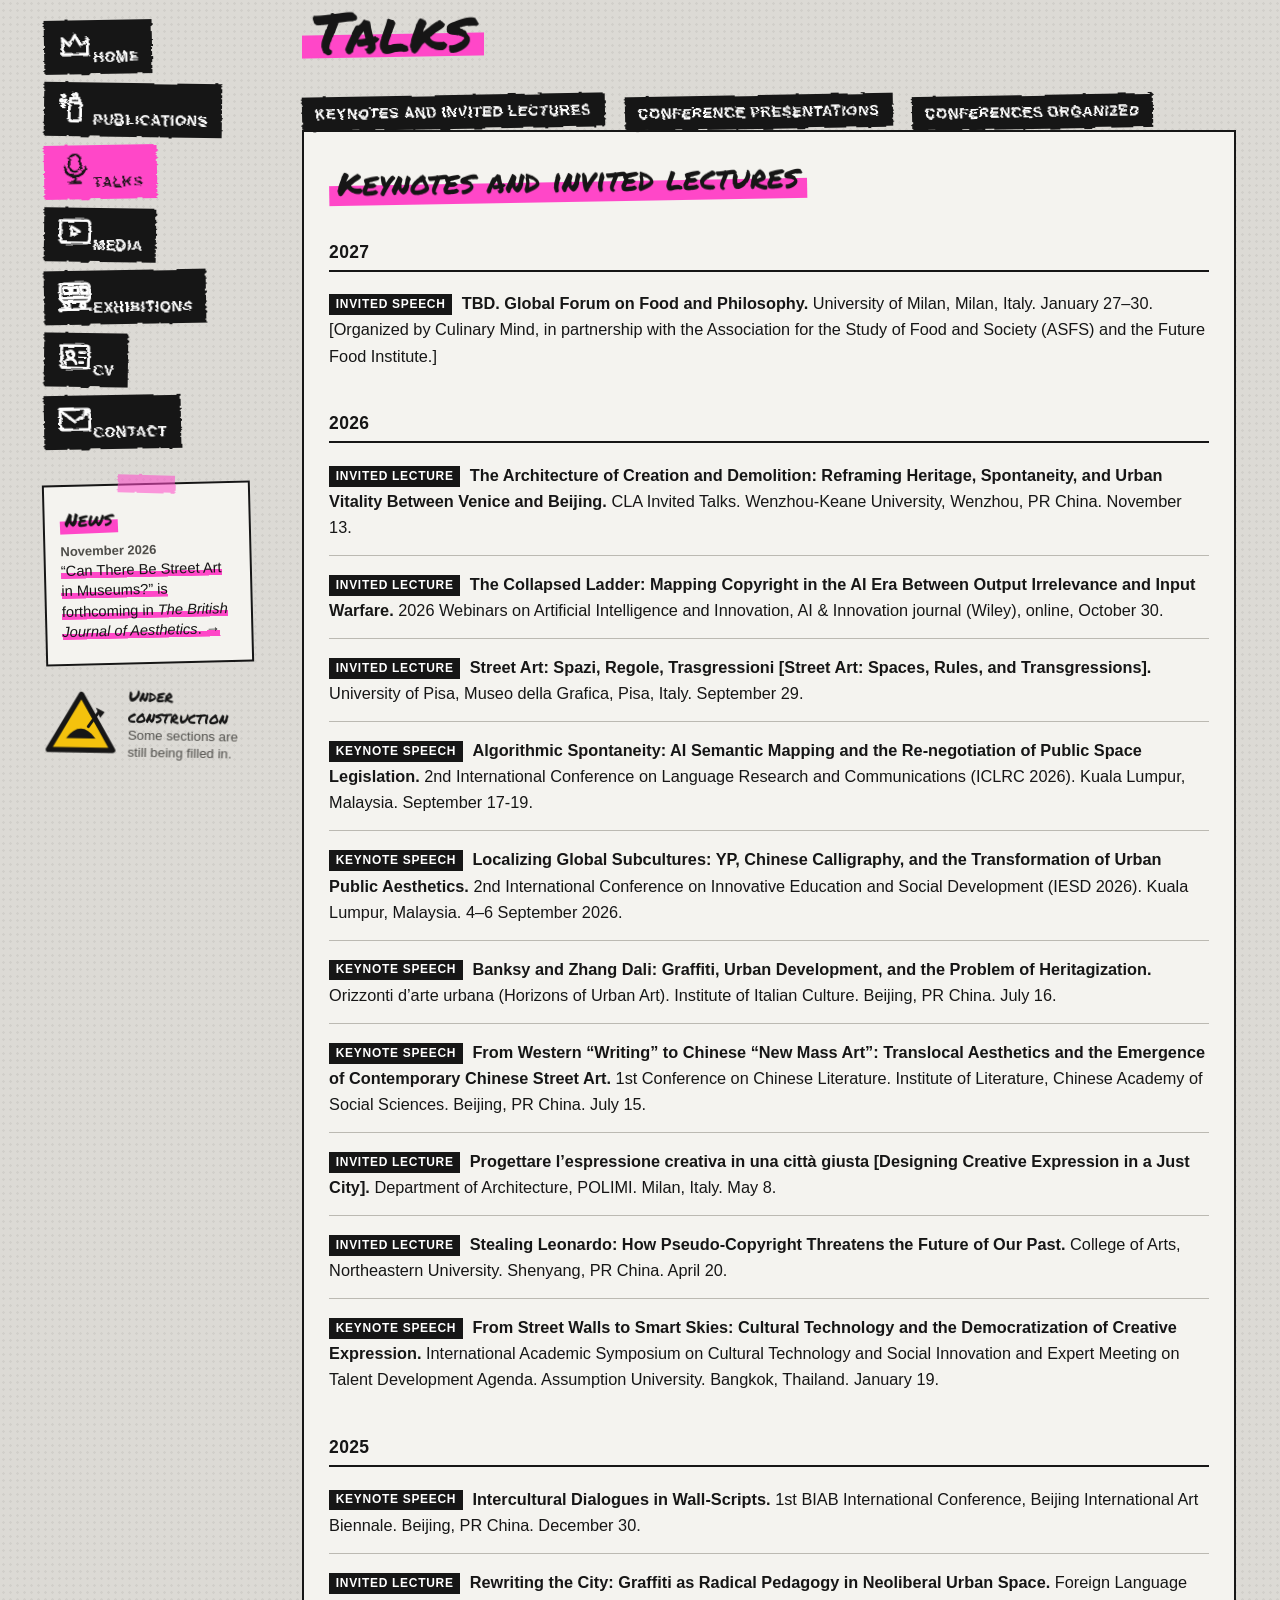
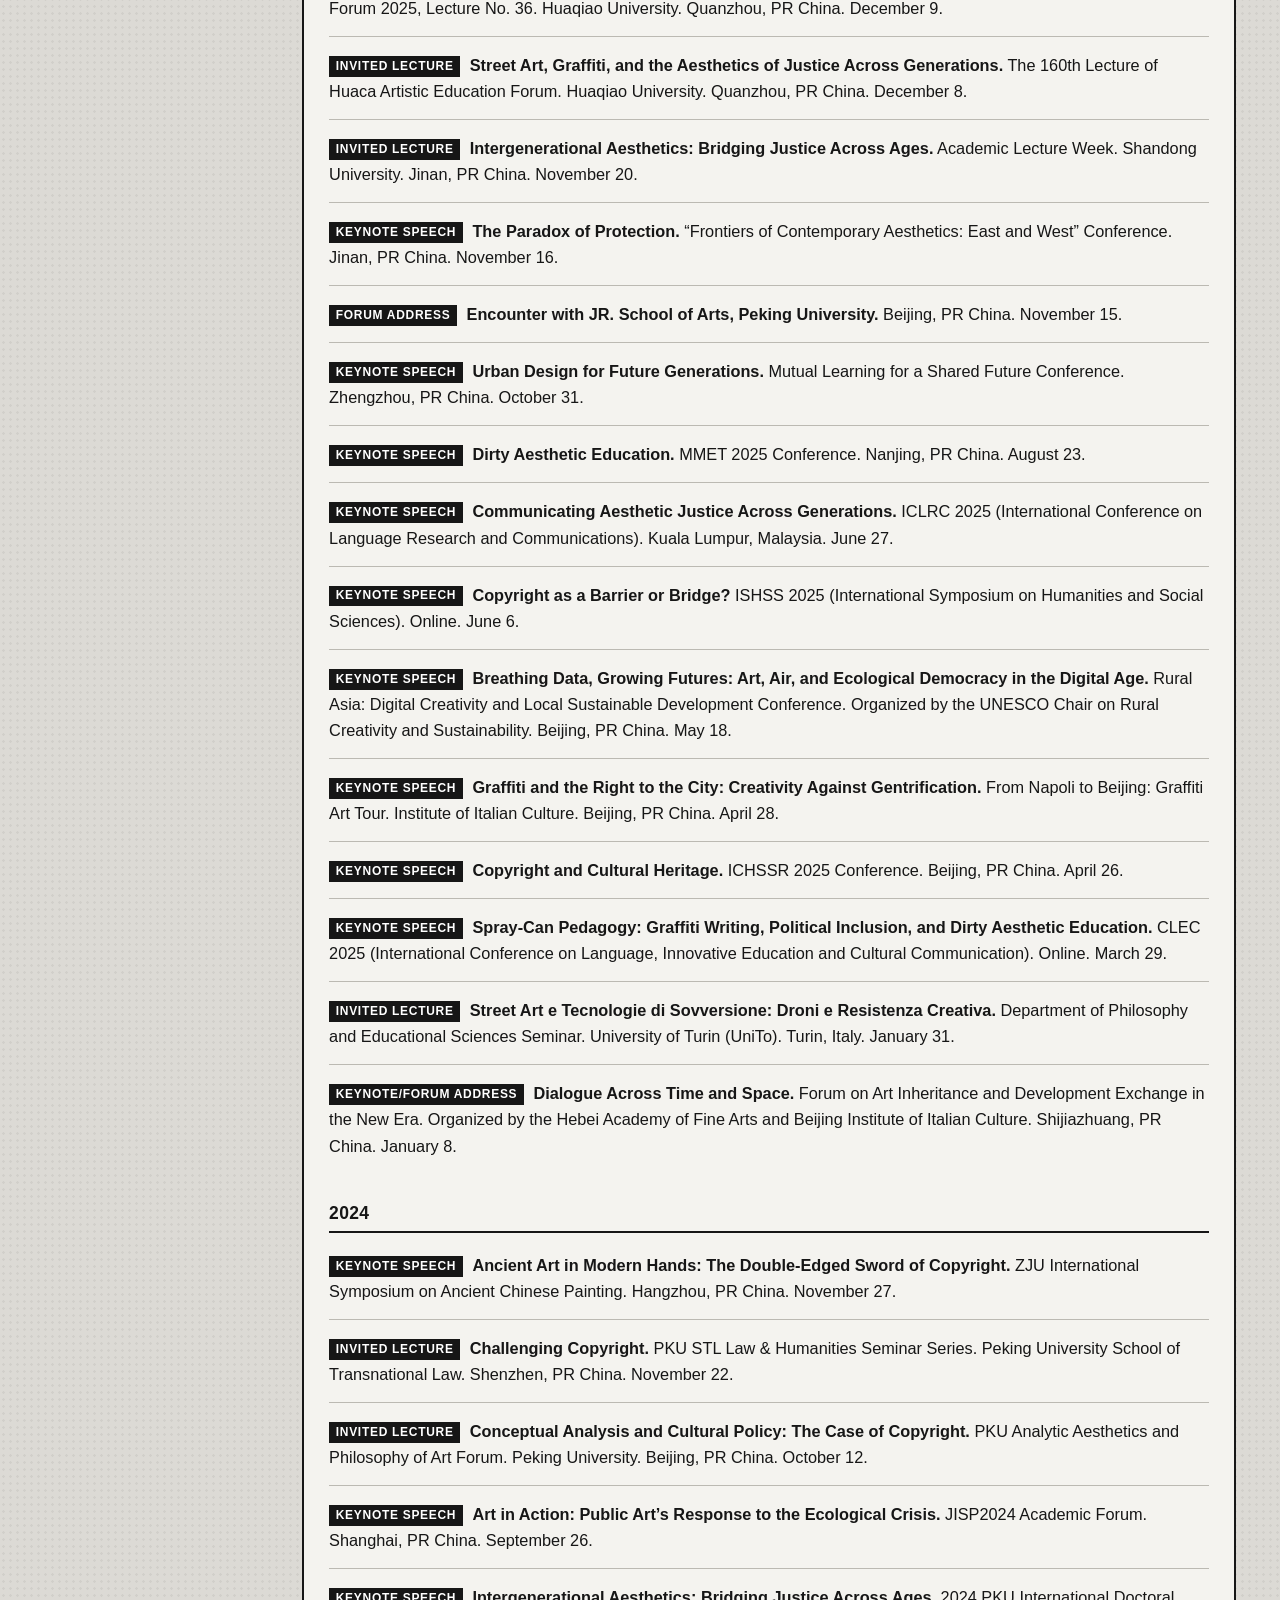
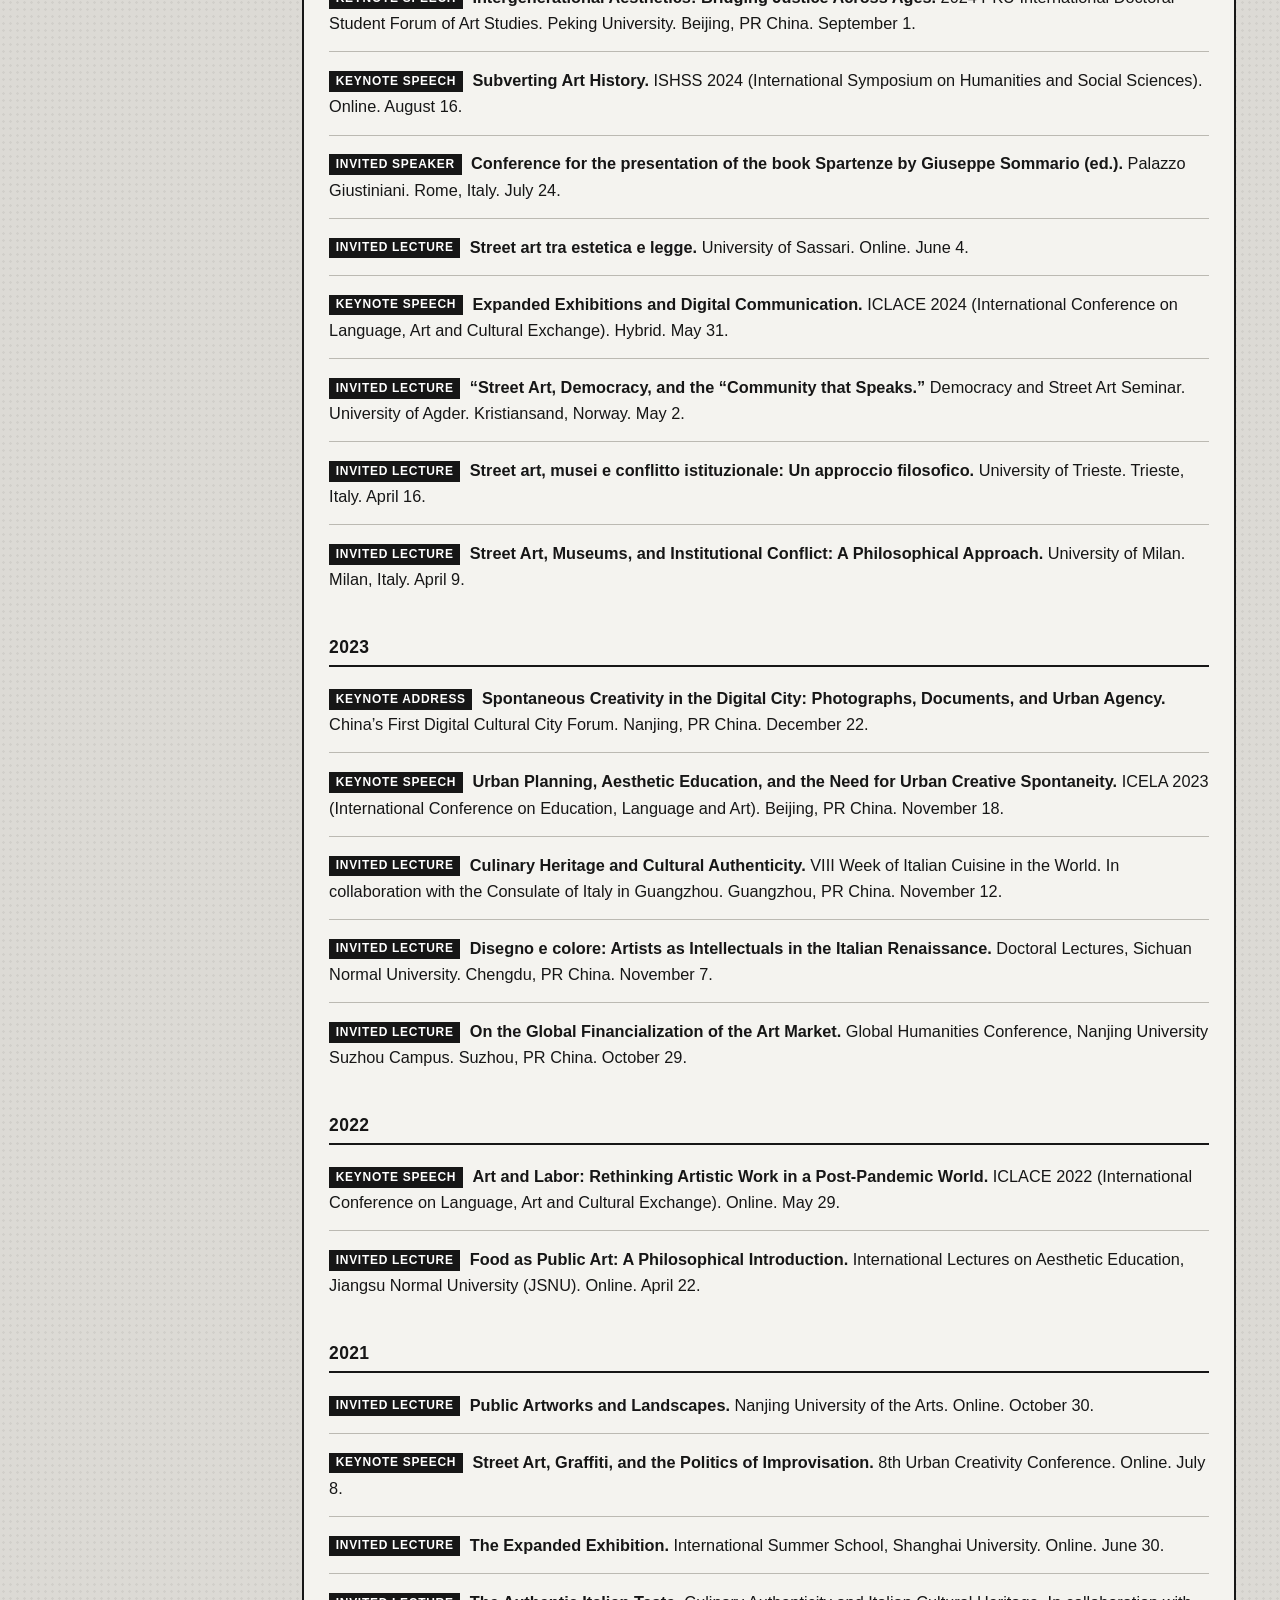
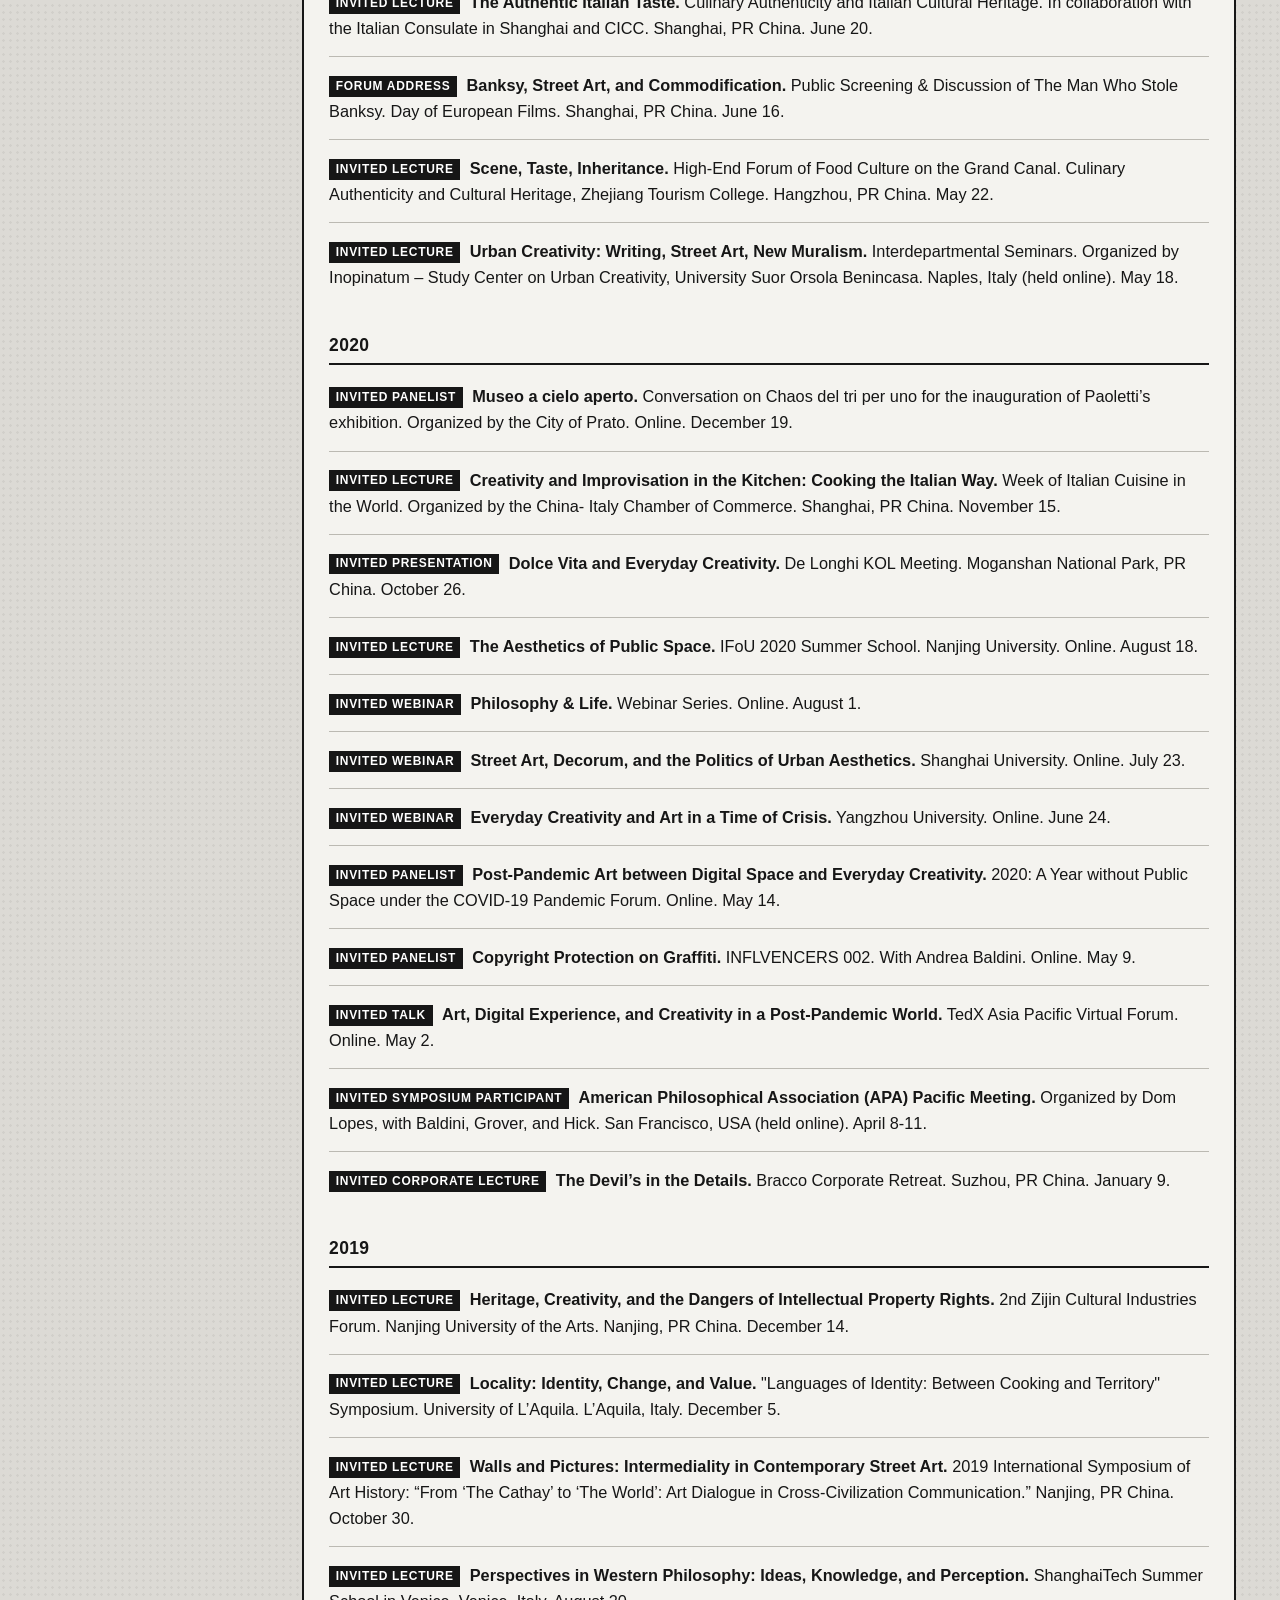
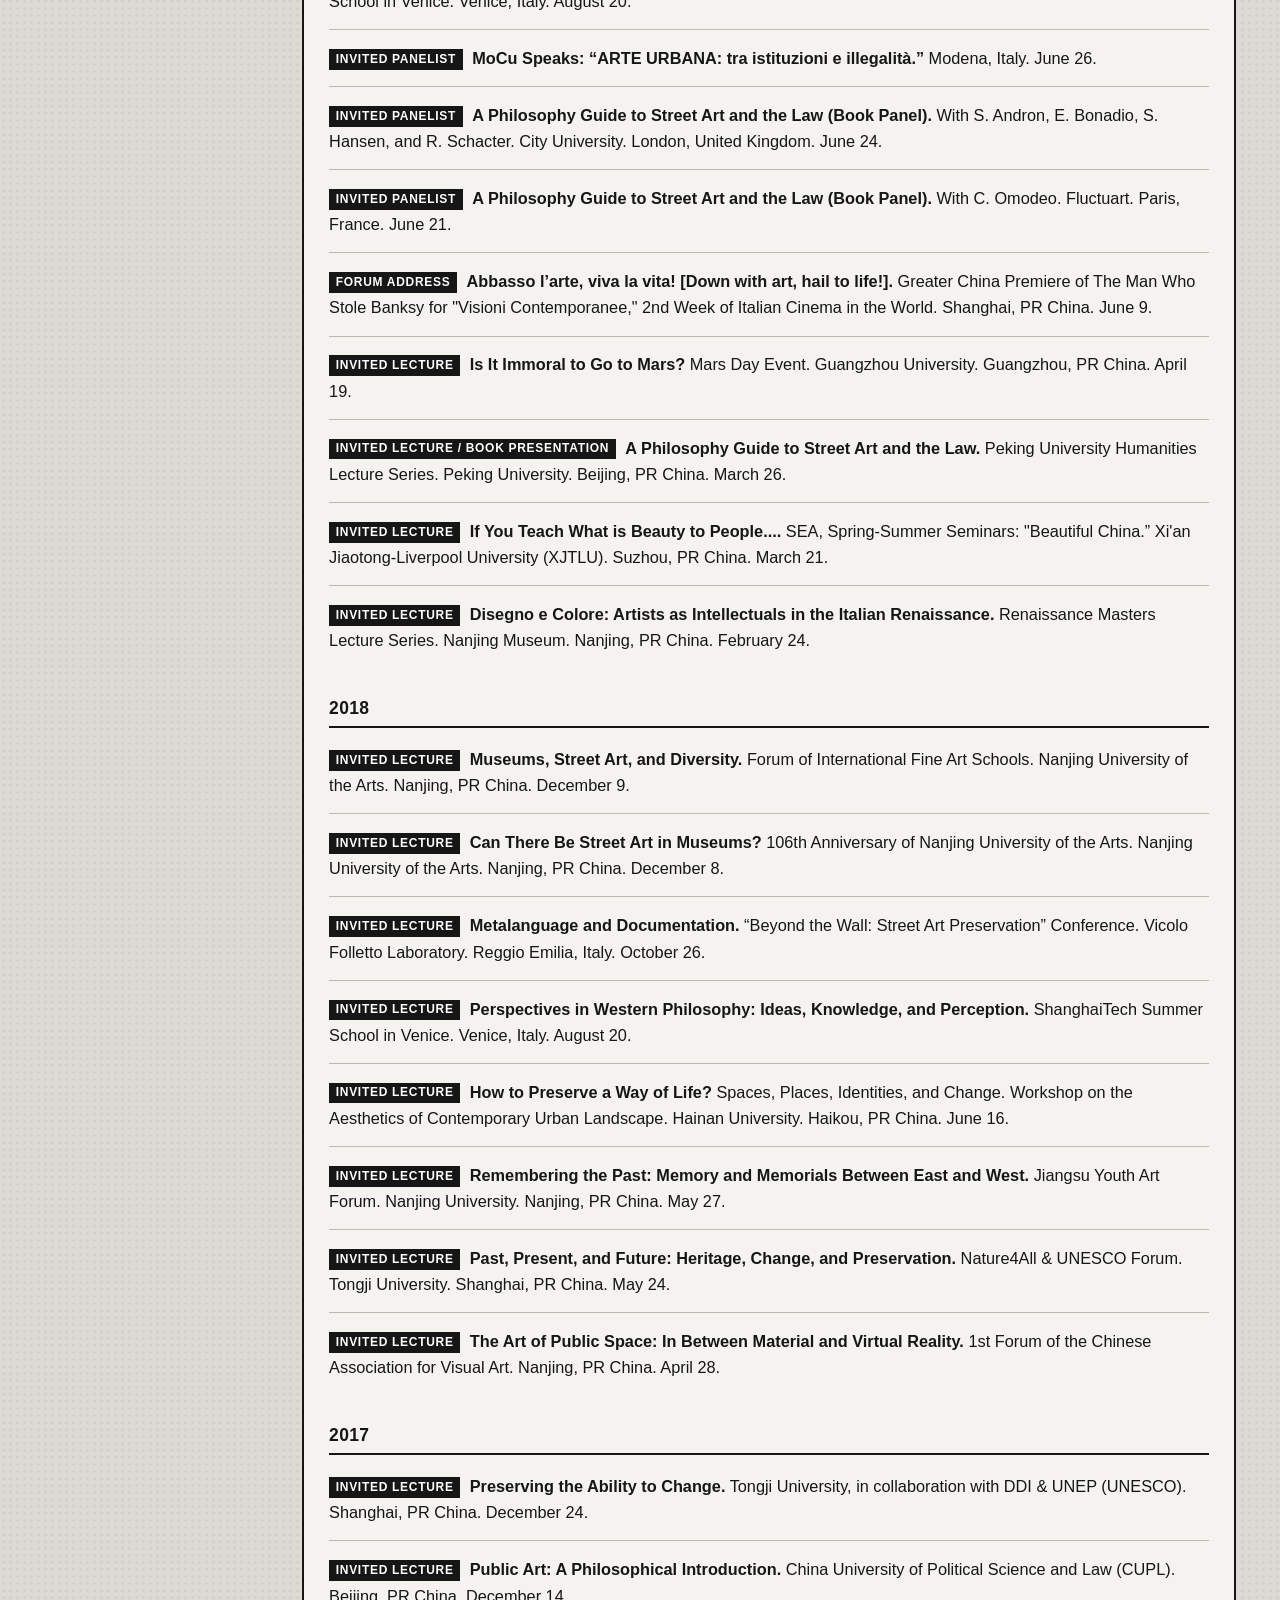
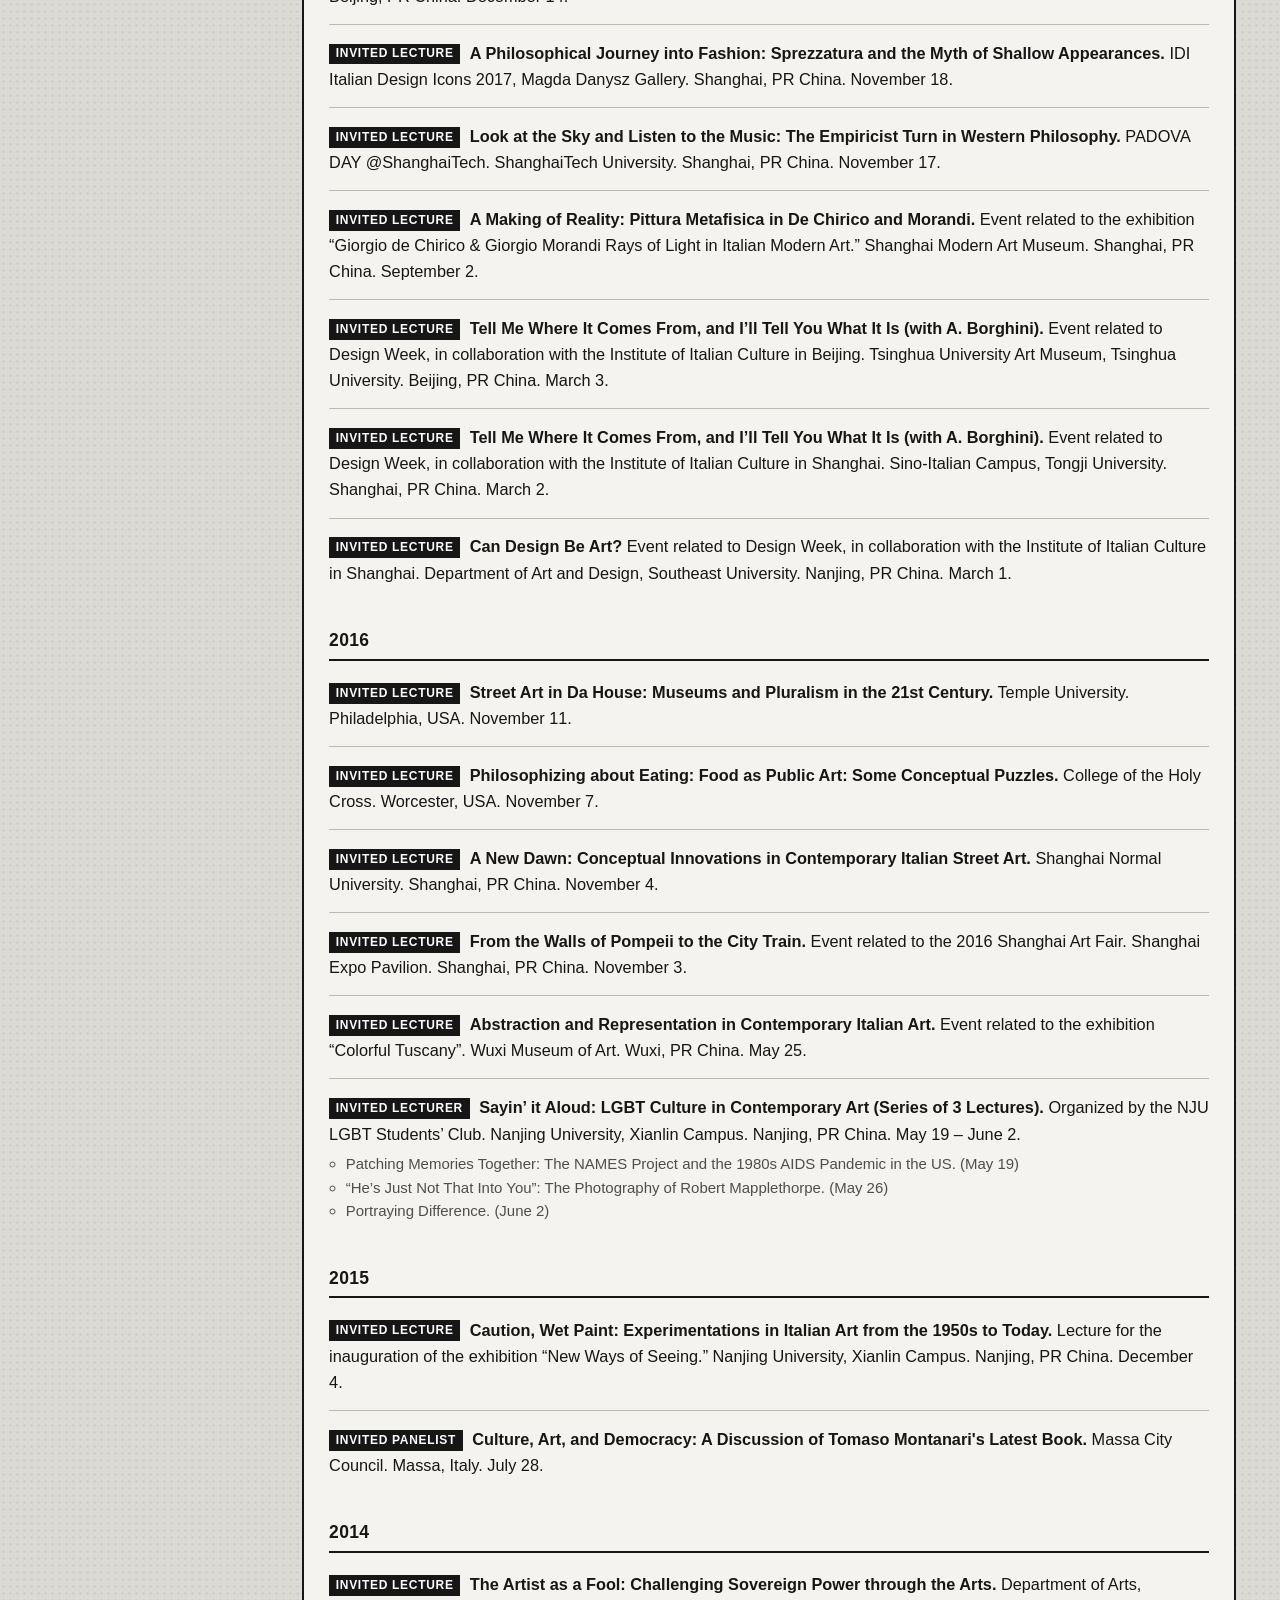
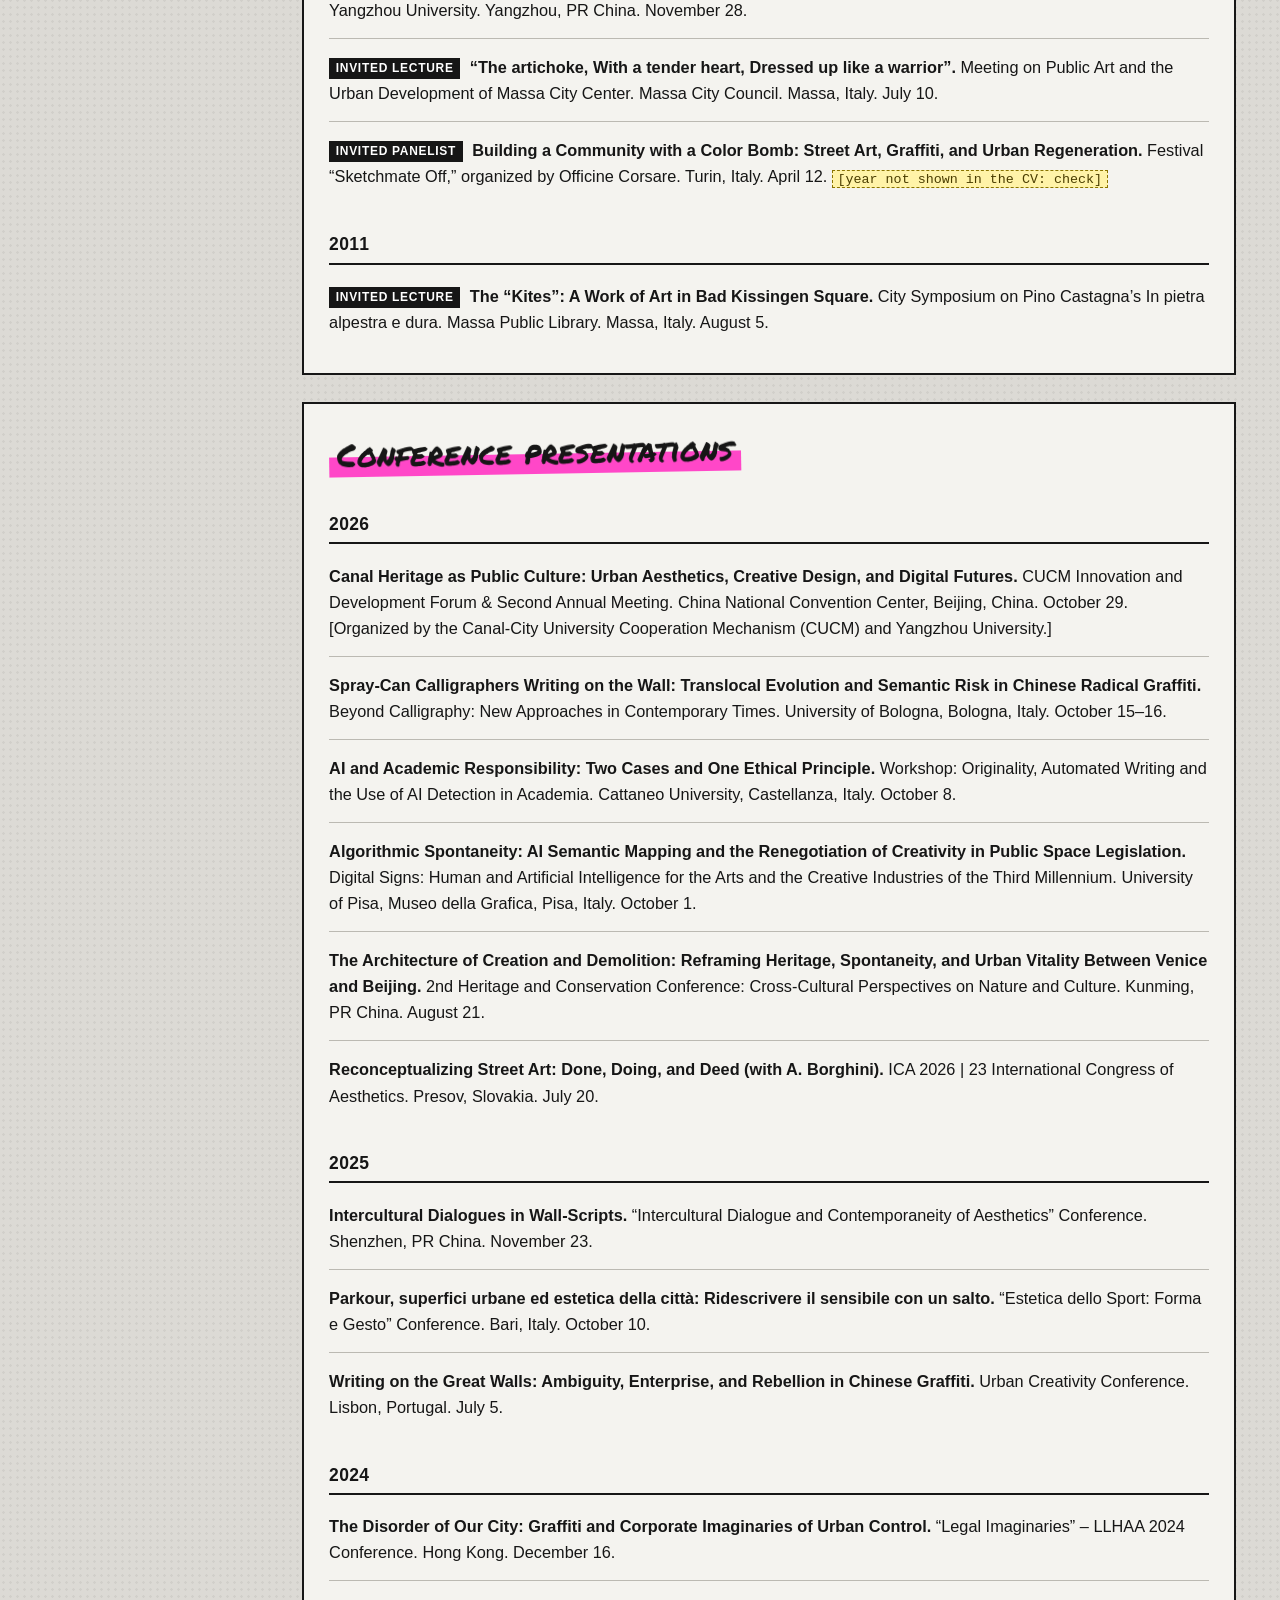
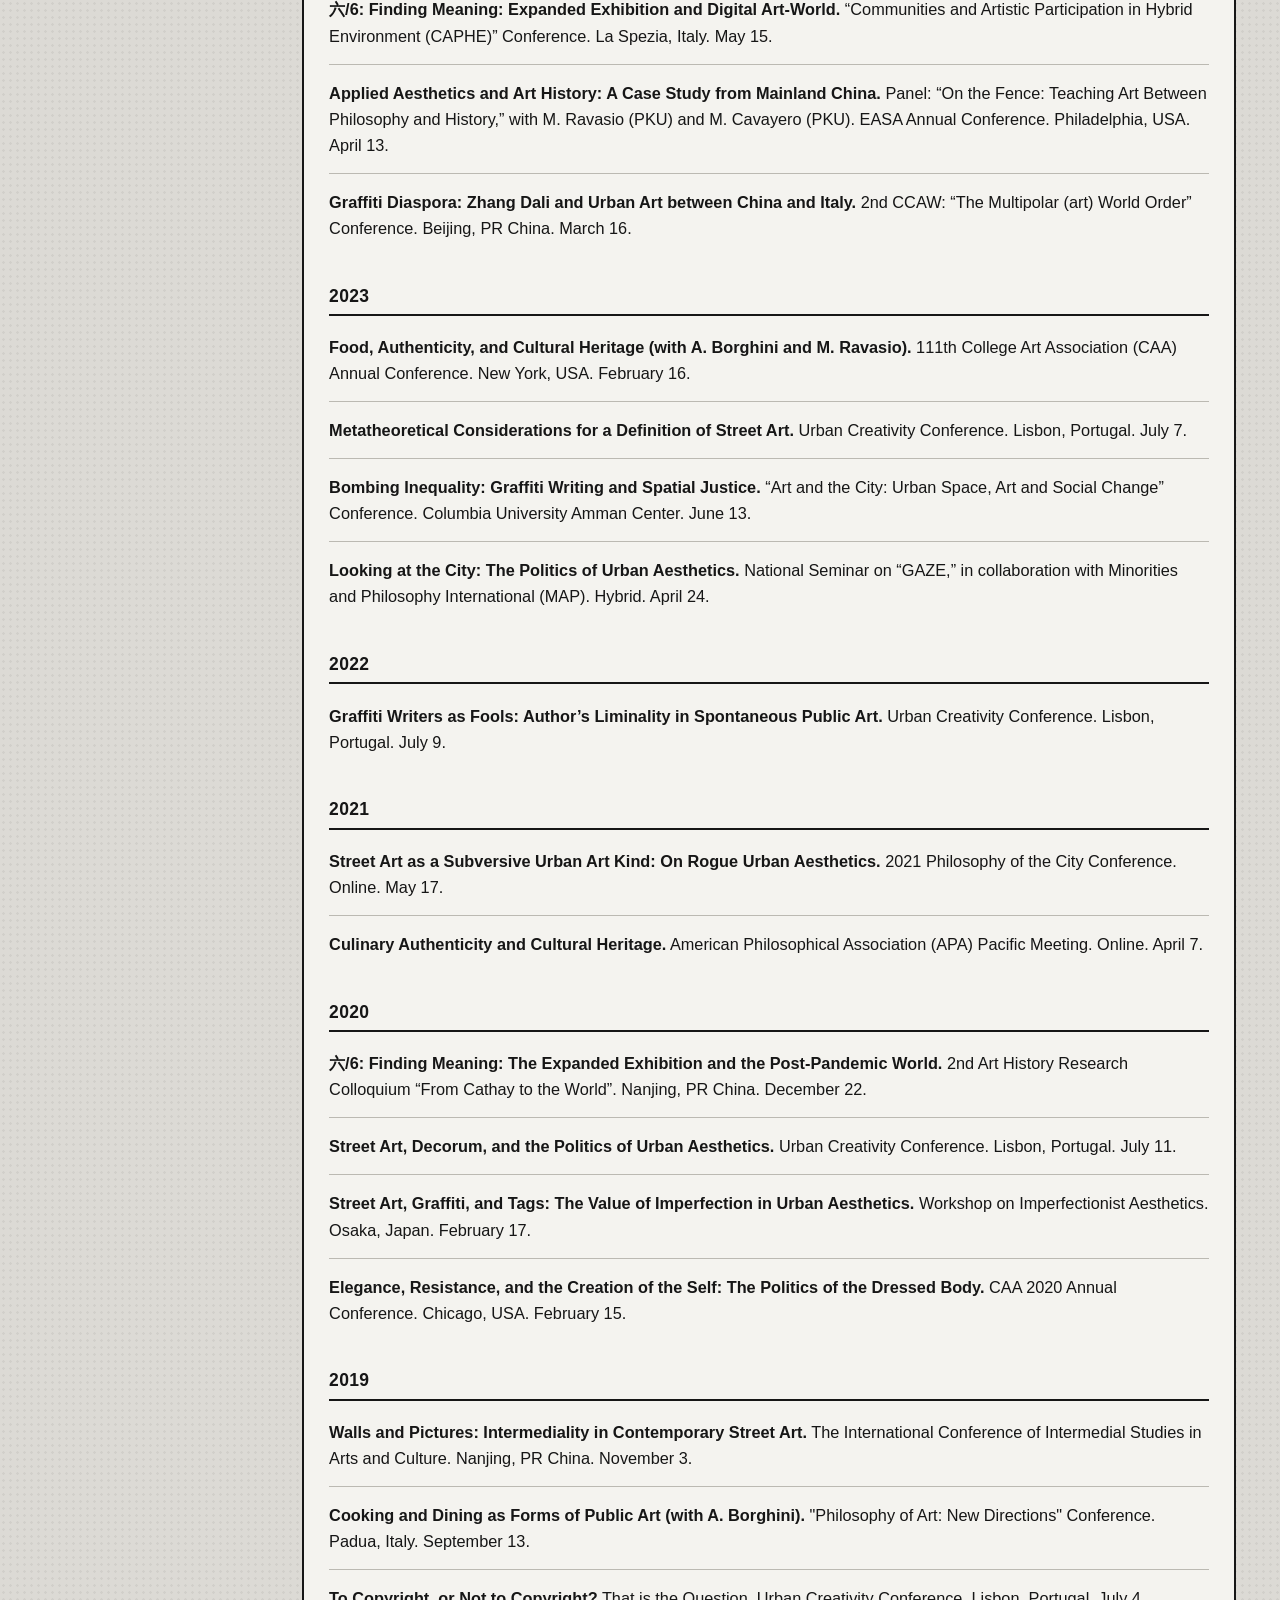
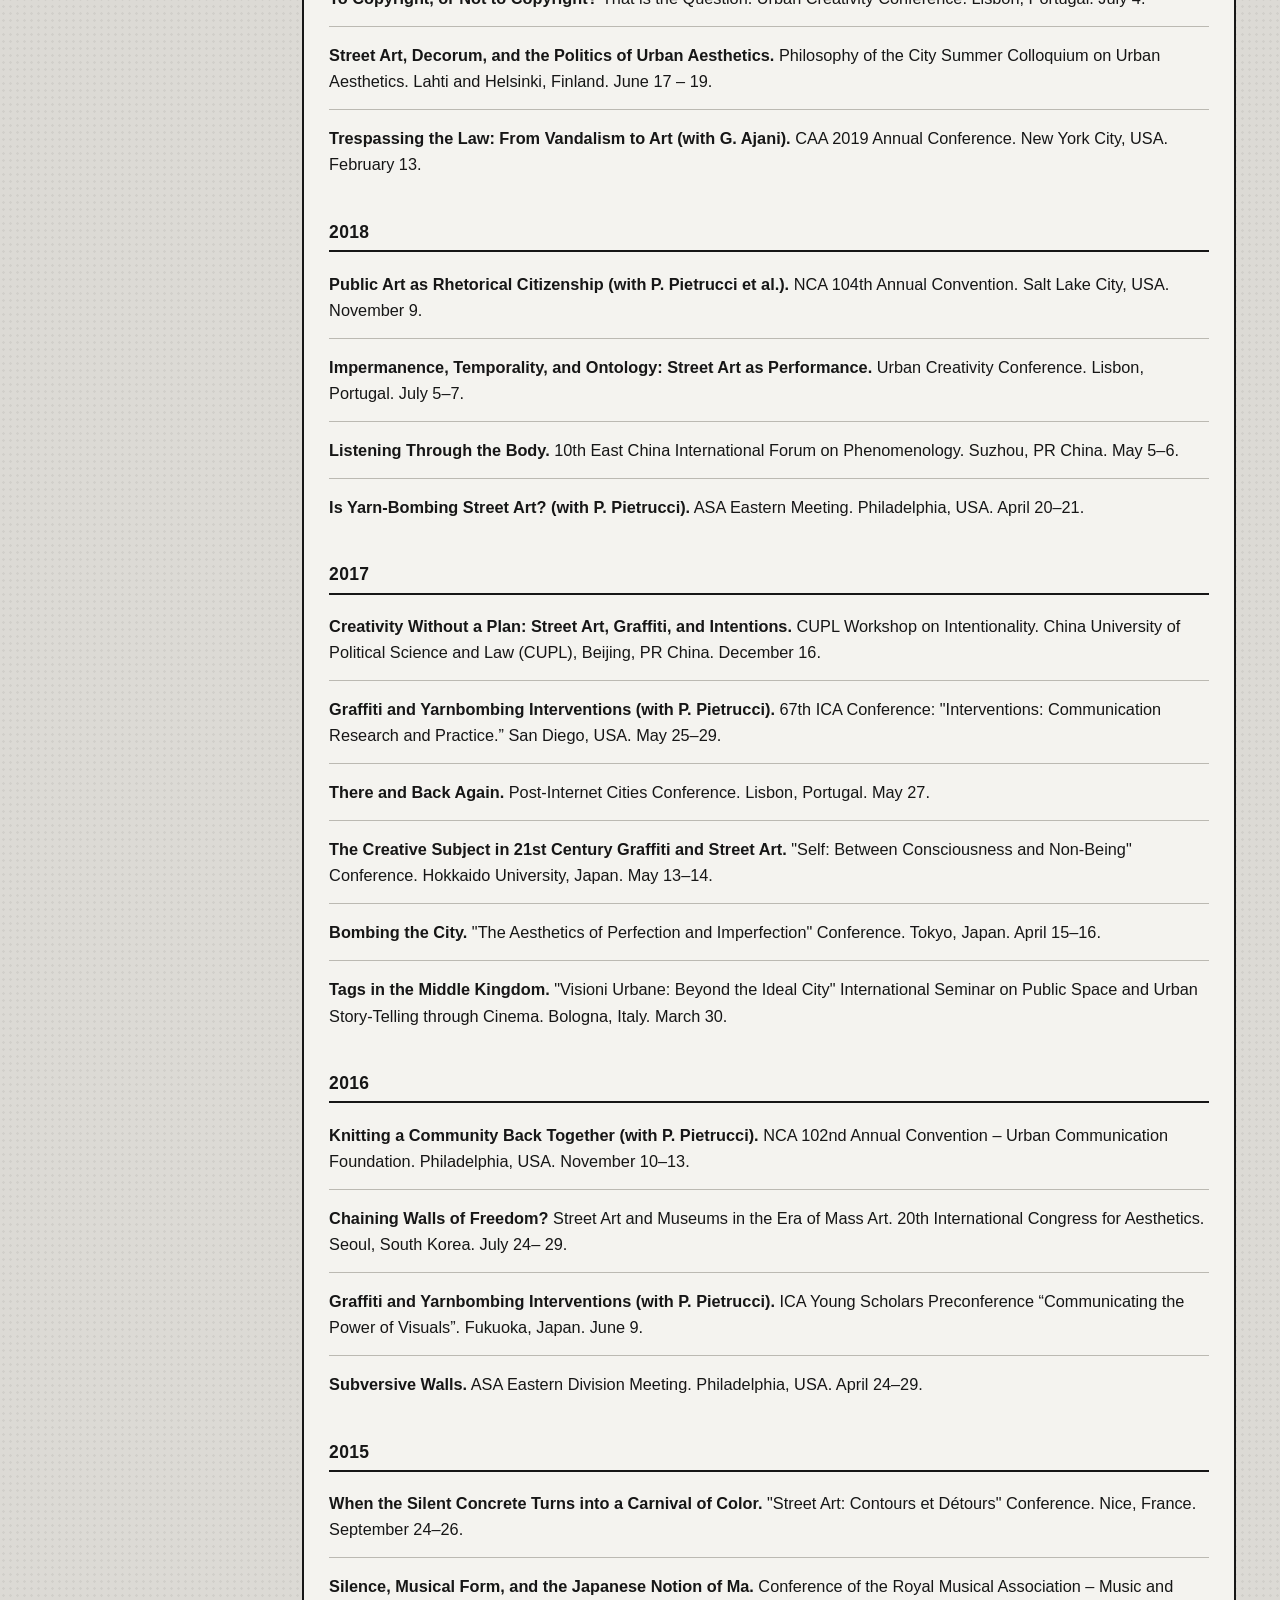
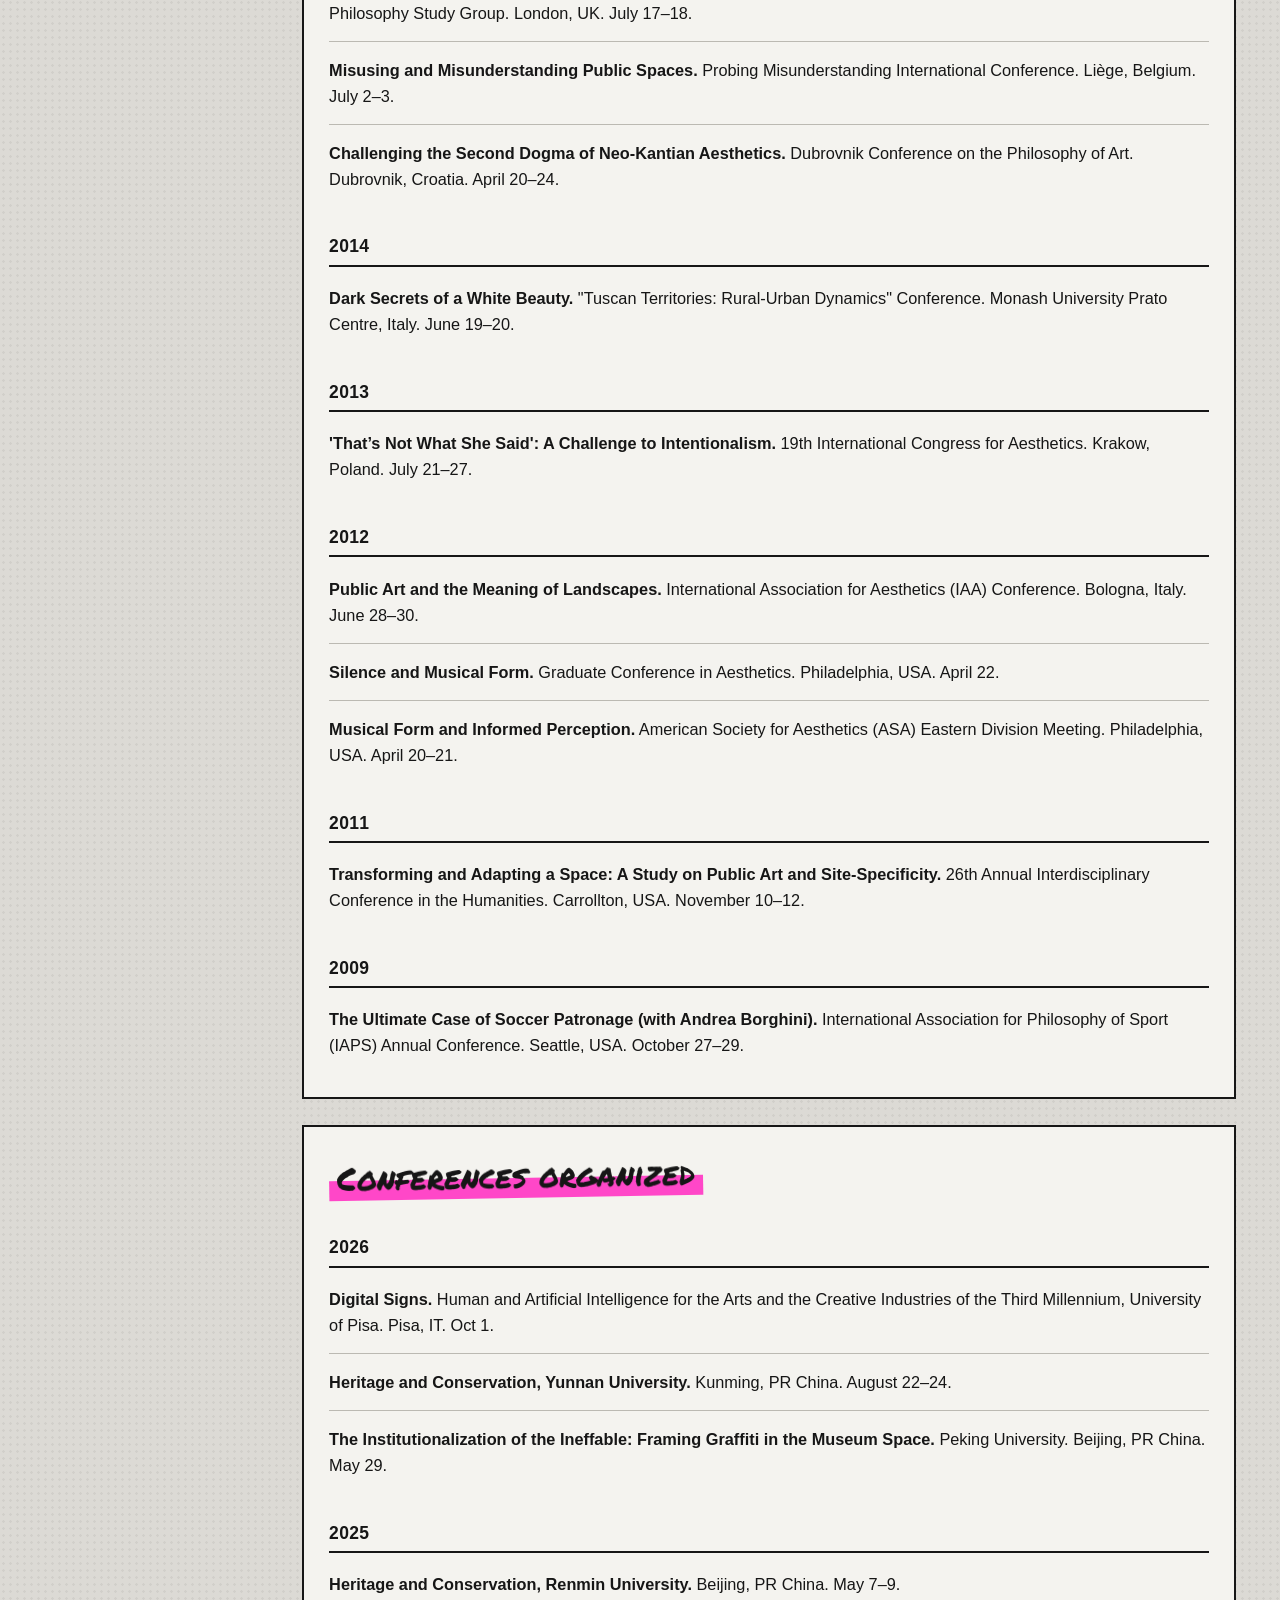
<file: talks.html>
<!DOCTYPE html>
<html lang="en">
<head>
<meta charset="utf-8">
<meta name="viewport" content="width=device-width, initial-scale=1">
<title>Talks · Andrea L. Baldini</title>
<meta name="description" content="Andrea L. Baldini. Art, law, and creativity in public space: aesthetics, street art and graffiti, intellectual property, public art, and art and design in the age of AI.">
<meta property="og:title" content="Talks · Andrea L. Baldini">
<meta property="og:description" content="Andrea L. Baldini. Art, law, and creativity in public space: aesthetics, street art and graffiti, intellectual property, public art, and art and design in the age of AI.">
<link rel="icon" href="data:image/svg+xml,%3Csvg xmlns='http://www.w3.org/2000/svg' viewBox='0 0 32 32'%3E%3Ccircle cx='16' cy='16' r='13' fill='%23ff47c8' stroke='%23161616' stroke-width='3'/%3E%3C/svg%3E">
<link rel="stylesheet" href="assets/style.css">
</head>
<body>
<svg width="0" height="0" style="position:absolute" aria-hidden="true" focusable="false"><defs>
<filter id="spray" x="-6%" y="-20%" width="112%" height="150%" color-interpolation-filters="sRGB">
<feTurbulence type="fractalNoise" baseFrequency="0.03" numOctaves="2" seed="5" result="warp"/>
<feDisplacementMap in="SourceGraphic" in2="warp" scale="7" result="rough"/>
<feGaussianBlur in="rough" stdDeviation="3.5" result="halo"/>
<feTurbulence type="fractalNoise" baseFrequency="0.85" numOctaves="1" seed="11" result="grain"/>
<feColorMatrix in="grain" type="matrix" values="0 0 0 0 0 0 0 0 0 0 0 0 0 0 0 0 0 0 9 -4.5" result="speck"/>
<feComposite in="halo" in2="speck" operator="in" result="mist"/>
<feMerge><feMergeNode in="mist"/><feMergeNode in="rough"/></feMerge>
</filter>
<filter id="line" x="-5%" y="-300%" width="110%" height="700%"><feTurbulence type="fractalNoise" baseFrequency="0.06 0.4" numOctaves="2" seed="2" result="w"/><feDisplacementMap in="SourceGraphic" in2="w" scale="4"/></filter>
</defs></svg>
<a class="skip" href="#main">Skip to content</a>
<div class="wrap">
<div class="shell">
<header><nav aria-label="Main"><ul><li><a href="index.html"><svg class="ic" viewBox="0 0 32 32" width="36" height="36" aria-hidden="true" fill="none" stroke="currentColor" stroke-width="2.4" stroke-linecap="round" stroke-linejoin="round"><path d="M5 25V11l6 6 5-9 5 9 6-6v14z"/><path d="M5 25h22"/></svg><span>Home</span></a></li><li><a href="publications.html"><svg class="ic" viewBox="0 0 32 32" width="36" height="36" aria-hidden="true" fill="none" stroke="currentColor" stroke-width="2.4" stroke-linecap="round" stroke-linejoin="round"><rect x="11" y="13" width="10" height="16" rx="1.5"/><path d="M12 13V9h8v4"/><path d="M14.5 9V5.5h3V9"/><circle cx="6" cy="7" r="1"/><circle cx="4" cy="11" r="1"/><circle cx="7.5" cy="11.5" r="1"/><circle cx="5" cy="15" r="1"/></svg><span>Publications</span></a></li><li><a href="talks.html" aria-current="page"><svg class="ic" viewBox="0 0 32 32" width="36" height="36" aria-hidden="true" fill="none" stroke="currentColor" stroke-width="2.4" stroke-linecap="round" stroke-linejoin="round"><rect x="11" y="3" width="10" height="15" rx="5"/><path d="M7 14c0 5 4 8 9 8s9-3 9-8"/><path d="M16 22v6M11 28h10"/></svg><span>Talks</span></a></li><li><a href="media.html"><svg class="ic" viewBox="0 0 32 32" width="36" height="36" aria-hidden="true" fill="none" stroke="currentColor" stroke-width="2.4" stroke-linecap="round" stroke-linejoin="round"><rect x="3" y="6" width="26" height="20" rx="3"/><path d="M13 12v8l7-4z"/></svg><span>Media</span></a></li><li><a href="exhibitions.html"><svg class="ic" viewBox="0 0 32 32" width="36" height="36" aria-hidden="true" fill="none" stroke="currentColor" stroke-width="2.4" stroke-linecap="round" stroke-linejoin="round"><rect x="3" y="6" width="26" height="16" rx="3.5"/><rect x="6" y="9.5" width="5.5" height="5"/><rect x="13.5" y="9.5" width="5.5" height="5"/><rect x="21.5" y="9.5" width="5.5" height="5"/><path d="M3 18.5h26"/><circle cx="9" cy="25.5" r="2"/><circle cx="23" cy="25.5" r="2"/><path d="M2 29h28"/></svg><span>Exhibitions</span></a></li><li><a href="cv.html"><svg class="ic" viewBox="0 0 32 32" width="36" height="36" aria-hidden="true" fill="none" stroke="currentColor" stroke-width="2.4" stroke-linecap="round" stroke-linejoin="round"><rect x="4" y="6" width="24" height="20" rx="2"/><circle cx="12" cy="14" r="3"/><path d="M7 22c.8-3 3-4 5-4s4.200 1 5 4"/><path d="M20 12h5M20 16.500h5M20 21h3"/></svg><span>CV</span></a></li><li><a href="contact.html"><svg class="ic" viewBox="0 0 32 32" width="36" height="36" aria-hidden="true" fill="none" stroke="currentColor" stroke-width="2.4" stroke-linecap="round" stroke-linejoin="round"><rect x="3" y="7" width="26" height="18" rx="2"/><path d="M3.500 8.500 16 18l12.500-9.500"/></svg><span>Contact</span></a></li></ul></nav><aside class="news" aria-labelledby="news-h"><h2 id="news-h" class="hand">News</h2><ul><li><time>November 2026</time> <a href="publications.html#articles">“Can There Be Street Art in Museums?” is forthcoming in <em>The British Journal of Aesthetics</em>. →</a></li></ul></aside><aside class="wip" aria-label="Site status"><svg viewBox="0 0 100 90" width="74" height="66" role="img" aria-label="Road-works warning sign"><path d="M50 6 L94 82 H6 Z" fill="#f4c20d" stroke="#161616" stroke-width="7" stroke-linejoin="round"/><path d="M30 66 Q50 40 70 66 Z" fill="#161616"/><path d="M60 50 L74 30" stroke="#161616" stroke-width="4" stroke-linecap="round"/><path d="M70 24 L82 30 L76 38 Z" fill="#161616"/></svg><p><strong class="hand">Under construction</strong> Some sections are still being filled in.</p></aside></header>
<div class="content">
<main id="main">
<h1 class="hand pagetitle">Talks</h1><nav class="jump" aria-label="On this page"><a href="#lectures">Keynotes and invited lectures</a><a href="#presentations">Conference presentations</a><a href="#organized">Conferences organized</a></nav>
<section class="card" id="lectures" aria-labelledby="h-lectures"><h2 id="h-lectures" class="hand">Keynotes and invited lectures</h2>
<h3 class="year">2027</h3><ul class="pubs"><li class="pub talk"><p class="cite"><span class="kind">Invited Speech</span> <span class="t">TBD. Global Forum on Food and Philosophy.</span> University of Milan, Milan, Italy. January 27–30. [Organized by Culinary Mind, in partnership with the Association for the Study of Food and Society (ASFS) and the Future Food Institute.]</p></li></ul>
<h3 class="year">2026</h3><ul class="pubs"><li class="pub talk"><p class="cite"><span class="kind">Invited Lecture</span> <span class="t">The Architecture of Creation and Demolition: Reframing Heritage, Spontaneity, and Urban Vitality Between Venice and Beijing.</span> CLA Invited Talks. Wenzhou-Keane University, Wenzhou, PR China. November 13.</p></li><li class="pub talk"><p class="cite"><span class="kind">Invited Lecture</span> <span class="t">The Collapsed Ladder: Mapping Copyright in the AI Era Between Output Irrelevance and Input Warfare.</span> 2026 Webinars on Artificial Intelligence and Innovation, AI &amp; Innovation journal (Wiley), online, October 30.</p></li><li class="pub talk"><p class="cite"><span class="kind">Invited Lecture</span> <span class="t">Street Art: Spazi, Regole, Trasgressioni [Street Art: Spaces, Rules, and Transgressions].</span> University of Pisa, Museo della Grafica, Pisa, Italy. September 29.</p></li><li class="pub talk"><p class="cite"><span class="kind">Keynote Speech</span> <span class="t">Algorithmic Spontaneity: AI Semantic Mapping and the Re-negotiation of Public Space Legislation.</span> 2nd International Conference on Language Research and Communications (ICLRC 2026). Kuala Lumpur, Malaysia. September 17-19.</p></li><li class="pub talk"><p class="cite"><span class="kind">Keynote Speech</span> <span class="t">Localizing Global Subcultures: YP, Chinese Calligraphy, and the Transformation of Urban Public Aesthetics.</span> 2nd International Conference on Innovative Education and Social Development (IESD 2026). Kuala Lumpur, Malaysia. 4–6 September 2026.</p></li><li class="pub talk"><p class="cite"><span class="kind">Keynote Speech</span> <span class="t">Banksy and Zhang Dali: Graffiti, Urban Development, and the Problem of Heritagization.</span> Orizzonti d’arte urbana (Horizons of Urban Art). Institute of Italian Culture. Beijing, PR China. July 16.</p></li><li class="pub talk"><p class="cite"><span class="kind">Keynote Speech</span> <span class="t">From Western “Writing” to Chinese “New Mass Art”: Translocal Aesthetics and the Emergence of Contemporary Chinese Street Art.</span> 1st Conference on Chinese Literature. Institute of Literature, Chinese Academy of Social Sciences. Beijing, PR China. July 15.</p></li><li class="pub talk"><p class="cite"><span class="kind">Invited Lecture</span> <span class="t">Progettare l’espressione creativa in una città giusta [Designing Creative Expression in a Just City].</span> Department of Architecture, POLIMI. Milan, Italy. May 8.</p></li><li class="pub talk"><p class="cite"><span class="kind">Invited Lecture</span> <span class="t">Stealing Leonardo: How Pseudo-Copyright Threatens the Future of Our Past.</span> College of Arts, Northeastern University. Shenyang, PR China. April 20.</p></li><li class="pub talk"><p class="cite"><span class="kind">Keynote Speech</span> <span class="t">From Street Walls to Smart Skies: Cultural Technology and the Democratization of Creative Expression.</span> International Academic Symposium on Cultural Technology and Social Innovation and Expert Meeting on Talent Development Agenda. Assumption University. Bangkok, Thailand. January 19.</p></li></ul>
<h3 class="year">2025</h3><ul class="pubs"><li class="pub talk"><p class="cite"><span class="kind">Keynote Speech</span> <span class="t">Intercultural Dialogues in Wall-Scripts.</span> 1st BIAB International Conference, Beijing International Art Biennale. Beijing, PR China. December 30.</p></li><li class="pub talk"><p class="cite"><span class="kind">Invited Lecture</span> <span class="t">Rewriting the City: Graffiti as Radical Pedagogy in Neoliberal Urban Space.</span> Foreign Language Forum 2025, Lecture No. 36. Huaqiao University. Quanzhou, PR China. December 9.</p></li><li class="pub talk"><p class="cite"><span class="kind">Invited Lecture</span> <span class="t">Street Art, Graffiti, and the Aesthetics of Justice Across Generations.</span> The 160th Lecture of Huaca Artistic Education Forum. Huaqiao University. Quanzhou, PR China. December 8.</p></li><li class="pub talk"><p class="cite"><span class="kind">Invited Lecture</span> <span class="t">Intergenerational Aesthetics: Bridging Justice Across Ages.</span> Academic Lecture Week. Shandong University. Jinan, PR China. November 20.</p></li><li class="pub talk"><p class="cite"><span class="kind">Keynote Speech</span> <span class="t">The Paradox of Protection.</span> “Frontiers of Contemporary Aesthetics: East and West” Conference. Jinan, PR China. November 16.</p></li><li class="pub talk"><p class="cite"><span class="kind">Forum Address</span> <span class="t">Encounter with JR. School of Arts, Peking University.</span> Beijing, PR China. November 15.</p></li><li class="pub talk"><p class="cite"><span class="kind">Keynote Speech</span> <span class="t">Urban Design for Future Generations.</span> Mutual Learning for a Shared Future Conference. Zhengzhou, PR China. October 31.</p></li><li class="pub talk"><p class="cite"><span class="kind">Keynote Speech</span> <span class="t">Dirty Aesthetic Education.</span> MMET 2025 Conference. Nanjing, PR China. August 23.</p></li><li class="pub talk"><p class="cite"><span class="kind">Keynote Speech</span> <span class="t">Communicating Aesthetic Justice Across Generations.</span> ICLRC 2025 (International Conference on Language Research and Communications). Kuala Lumpur, Malaysia. June 27.</p></li><li class="pub talk"><p class="cite"><span class="kind">Keynote Speech</span> <span class="t">Copyright as a Barrier or Bridge?</span> ISHSS 2025 (International Symposium on Humanities and Social Sciences). Online. June 6.</p></li><li class="pub talk"><p class="cite"><span class="kind">Keynote Speech</span> <span class="t">Breathing Data, Growing Futures: Art, Air, and Ecological Democracy in the Digital Age.</span> Rural Asia: Digital Creativity and Local Sustainable Development Conference. Organized by the UNESCO Chair on Rural Creativity and Sustainability. Beijing, PR China. May 18.</p></li><li class="pub talk"><p class="cite"><span class="kind">Keynote Speech</span> <span class="t">Graffiti and the Right to the City: Creativity Against Gentrification.</span> From Napoli to Beijing: Graffiti Art Tour. Institute of Italian Culture. Beijing, PR China. April 28.</p></li><li class="pub talk"><p class="cite"><span class="kind">Keynote Speech</span> <span class="t">Copyright and Cultural Heritage.</span> ICHSSR 2025 Conference. Beijing, PR China. April 26.</p></li><li class="pub talk"><p class="cite"><span class="kind">Keynote Speech</span> <span class="t">Spray-Can Pedagogy: Graffiti Writing, Political Inclusion, and Dirty Aesthetic Education.</span> CLEC 2025 (International Conference on Language, Innovative Education and Cultural Communication). Online. March 29.</p></li><li class="pub talk"><p class="cite"><span class="kind">Invited Lecture</span> <span class="t">Street Art e Tecnologie di Sovversione: Droni e Resistenza Creativa.</span> Department of Philosophy and Educational Sciences Seminar. University of Turin (UniTo). Turin, Italy. January 31.</p></li><li class="pub talk"><p class="cite"><span class="kind">Keynote/Forum Address</span> <span class="t">Dialogue Across Time and Space.</span> Forum on Art Inheritance and Development Exchange in the New Era. Organized by the Hebei Academy of Fine Arts and Beijing Institute of Italian Culture. Shijiazhuang, PR China. January 8.</p></li></ul>
<h3 class="year">2024</h3><ul class="pubs"><li class="pub talk"><p class="cite"><span class="kind">Keynote Speech</span> <span class="t">Ancient Art in Modern Hands: The Double-Edged Sword of Copyright.</span> ZJU International Symposium on Ancient Chinese Painting. Hangzhou, PR China. November 27.</p></li><li class="pub talk"><p class="cite"><span class="kind">Invited Lecture</span> <span class="t">Challenging Copyright.</span> PKU STL Law &amp; Humanities Seminar Series. Peking University School of Transnational Law. Shenzhen, PR China. November 22.</p></li><li class="pub talk"><p class="cite"><span class="kind">Invited Lecture</span> <span class="t">Conceptual Analysis and Cultural Policy: The Case of Copyright.</span> PKU Analytic Aesthetics and Philosophy of Art Forum. Peking University. Beijing, PR China. October 12.</p></li><li class="pub talk"><p class="cite"><span class="kind">Keynote Speech</span> <span class="t">Art in Action: Public Art’s Response to the Ecological Crisis.</span> JISP2024 Academic Forum. Shanghai, PR China. September 26.</p></li><li class="pub talk"><p class="cite"><span class="kind">Keynote Speech</span> <span class="t">Intergenerational Aesthetics: Bridging Justice Across Ages.</span> 2024 PKU International Doctoral Student Forum of Art Studies. Peking University. Beijing, PR China. September 1.</p></li><li class="pub talk"><p class="cite"><span class="kind">Keynote Speech</span> <span class="t">Subverting Art History.</span> ISHSS 2024 (International Symposium on Humanities and Social Sciences). Online. August 16.</p></li><li class="pub talk"><p class="cite"><span class="kind">Invited Speaker</span> <span class="t">Conference for the presentation of the book Spartenze by Giuseppe Sommario (ed.).</span> Palazzo Giustiniani. Rome, Italy. July 24.</p></li><li class="pub talk"><p class="cite"><span class="kind">Invited Lecture</span> <span class="t">Street art tra estetica e legge.</span> University of Sassari. Online. June 4.</p></li><li class="pub talk"><p class="cite"><span class="kind">Keynote Speech</span> <span class="t">Expanded Exhibitions and Digital Communication.</span> ICLACE 2024 (International Conference on Language, Art and Cultural Exchange). Hybrid. May 31.</p></li><li class="pub talk"><p class="cite"><span class="kind">Invited Lecture</span> <span class="t">“Street Art, Democracy, and the “Community that Speaks.”</span> Democracy and Street Art Seminar. University of Agder. Kristiansand, Norway. May 2.</p></li><li class="pub talk"><p class="cite"><span class="kind">Invited Lecture</span> <span class="t">Street art, musei e conflitto istituzionale: Un approccio filosofico.</span> University of Trieste. Trieste, Italy. April 16.</p></li><li class="pub talk"><p class="cite"><span class="kind">Invited Lecture</span> <span class="t">Street Art, Museums, and Institutional Conflict: A Philosophical Approach.</span> University of Milan. Milan, Italy. April 9.</p></li></ul>
<h3 class="year">2023</h3><ul class="pubs"><li class="pub talk"><p class="cite"><span class="kind">Keynote Address</span> <span class="t">Spontaneous Creativity in the Digital City: Photographs, Documents, and Urban Agency.</span> China’s First Digital Cultural City Forum. Nanjing, PR China. December 22.</p></li><li class="pub talk"><p class="cite"><span class="kind">Keynote Speech</span> <span class="t">Urban Planning, Aesthetic Education, and the Need for Urban Creative Spontaneity.</span> ICELA 2023 (International Conference on Education, Language and Art). Beijing, PR China. November 18.</p></li><li class="pub talk"><p class="cite"><span class="kind">Invited Lecture</span> <span class="t">Culinary Heritage and Cultural Authenticity.</span> VIII Week of Italian Cuisine in the World. In collaboration with the Consulate of Italy in Guangzhou. Guangzhou, PR China. November 12.</p></li><li class="pub talk"><p class="cite"><span class="kind">Invited Lecture</span> <span class="t">Disegno e colore: Artists as Intellectuals in the Italian Renaissance.</span> Doctoral Lectures, Sichuan Normal University. Chengdu, PR China. November 7.</p></li><li class="pub talk"><p class="cite"><span class="kind">Invited Lecture</span> <span class="t">On the Global Financialization of the Art Market.</span> Global Humanities Conference, Nanjing University Suzhou Campus. Suzhou, PR China. October 29.</p></li></ul>
<h3 class="year">2022</h3><ul class="pubs"><li class="pub talk"><p class="cite"><span class="kind">Keynote Speech</span> <span class="t">Art and Labor: Rethinking Artistic Work in a Post-Pandemic World.</span> ICLACE 2022 (International Conference on Language, Art and Cultural Exchange). Online. May 29.</p></li><li class="pub talk"><p class="cite"><span class="kind">Invited Lecture</span> <span class="t">Food as Public Art: A Philosophical Introduction.</span> International Lectures on Aesthetic Education, Jiangsu Normal University (JSNU). Online. April 22.</p></li></ul>
<h3 class="year">2021</h3><ul class="pubs"><li class="pub talk"><p class="cite"><span class="kind">Invited Lecture</span> <span class="t">Public Artworks and Landscapes.</span> Nanjing University of the Arts. Online. October 30.</p></li><li class="pub talk"><p class="cite"><span class="kind">Keynote Speech</span> <span class="t">Street Art, Graffiti, and the Politics of Improvisation.</span> 8th Urban Creativity Conference. Online. July 8.</p></li><li class="pub talk"><p class="cite"><span class="kind">Invited Lecture</span> <span class="t">The Expanded Exhibition.</span> International Summer School, Shanghai University. Online. June 30.</p></li><li class="pub talk"><p class="cite"><span class="kind">Invited Lecture</span> <span class="t">The Authentic Italian Taste.</span> Culinary Authenticity and Italian Cultural Heritage. In collaboration with the Italian Consulate in Shanghai and CICC. Shanghai, PR China. June 20.</p></li><li class="pub talk"><p class="cite"><span class="kind">Forum Address</span> <span class="t">Banksy, Street Art, and Commodification.</span> Public Screening &amp; Discussion of The Man Who Stole Banksy. Day of European Films. Shanghai, PR China. June 16.</p></li><li class="pub talk"><p class="cite"><span class="kind">Invited Lecture</span> <span class="t">Scene, Taste, Inheritance.</span> High-End Forum of Food Culture on the Grand Canal. Culinary Authenticity and Cultural Heritage, Zhejiang Tourism College. Hangzhou, PR China. May 22.</p></li><li class="pub talk"><p class="cite"><span class="kind">Invited Lecture</span> <span class="t">Urban Creativity: Writing, Street Art, New Muralism.</span> Interdepartmental Seminars. Organized by Inopinatum – Study Center on Urban Creativity, University Suor Orsola Benincasa. Naples, Italy (held online). May 18.</p></li></ul>
<h3 class="year">2020</h3><ul class="pubs"><li class="pub talk"><p class="cite"><span class="kind">Invited Panelist</span> <span class="t">Museo a cielo aperto.</span> Conversation on Chaos del tri per uno for the inauguration of Paoletti’s exhibition. Organized by the City of Prato. Online. December 19.</p></li><li class="pub talk"><p class="cite"><span class="kind">Invited Lecture</span> <span class="t">Creativity and Improvisation in the Kitchen: Cooking the Italian Way.</span> Week of Italian Cuisine in the World. Organized by the China- Italy Chamber of Commerce. Shanghai, PR China. November 15.</p></li><li class="pub talk"><p class="cite"><span class="kind">Invited Presentation</span> <span class="t">Dolce Vita and Everyday Creativity.</span> De Longhi KOL Meeting. Moganshan National Park, PR China. October 26.</p></li><li class="pub talk"><p class="cite"><span class="kind">Invited Lecture</span> <span class="t">The Aesthetics of Public Space.</span> IFoU 2020 Summer School. Nanjing University. Online. August 18.</p></li><li class="pub talk"><p class="cite"><span class="kind">Invited Webinar</span> <span class="t">Philosophy &amp; Life.</span> Webinar Series. Online. August 1.</p></li><li class="pub talk"><p class="cite"><span class="kind">Invited Webinar</span> <span class="t">Street Art, Decorum, and the Politics of Urban Aesthetics.</span> Shanghai University. Online. July 23.</p></li><li class="pub talk"><p class="cite"><span class="kind">Invited Webinar</span> <span class="t">Everyday Creativity and Art in a Time of Crisis.</span> Yangzhou University. Online. June 24.</p></li><li class="pub talk"><p class="cite"><span class="kind">Invited Panelist</span> <span class="t">Post-Pandemic Art between Digital Space and Everyday Creativity.</span> 2020: A Year without Public Space under the COVID-19 Pandemic Forum. Online. May 14.</p></li><li class="pub talk"><p class="cite"><span class="kind">Invited Panelist</span> <span class="t">Copyright Protection on Graffiti.</span> INFLVENCERS 002. With Andrea Baldini. Online. May 9.</p></li><li class="pub talk"><p class="cite"><span class="kind">Invited Talk</span> <span class="t">Art, Digital Experience, and Creativity in a Post-Pandemic World.</span> TedX Asia Pacific Virtual Forum. Online. May 2.</p></li><li class="pub talk"><p class="cite"><span class="kind">Invited Symposium Participant</span> <span class="t">American Philosophical Association (APA) Pacific Meeting.</span> Organized by Dom Lopes, with Baldini, Grover, and Hick. San Francisco, USA (held online). April 8-11.</p></li><li class="pub talk"><p class="cite"><span class="kind">Invited Corporate Lecture</span> <span class="t">The Devil’s in the Details.</span> Bracco Corporate Retreat. Suzhou, PR China. January 9.</p></li></ul>
<h3 class="year">2019</h3><ul class="pubs"><li class="pub talk"><p class="cite"><span class="kind">Invited Lecture</span> <span class="t">Heritage, Creativity, and the Dangers of Intellectual Property Rights.</span> 2nd Zijin Cultural Industries Forum. Nanjing University of the Arts. Nanjing, PR China. December 14.</p></li><li class="pub talk"><p class="cite"><span class="kind">Invited Lecture</span> <span class="t">Locality: Identity, Change, and Value.</span> &quot;Languages of Identity: Between Cooking and Territory&quot; Symposium. University of L’Aquila. L’Aquila, Italy. December 5.</p></li><li class="pub talk"><p class="cite"><span class="kind">Invited Lecture</span> <span class="t">Walls and Pictures: Intermediality in Contemporary Street Art.</span> 2019 International Symposium of Art History: “From ‘The Cathay’ to ‘The World’: Art Dialogue in Cross-Civilization Communication.” Nanjing, PR China. October 30.</p></li><li class="pub talk"><p class="cite"><span class="kind">Invited Lecture</span> <span class="t">Perspectives in Western Philosophy: Ideas, Knowledge, and Perception.</span> ShanghaiTech Summer School in Venice. Venice, Italy. August 20.</p></li><li class="pub talk"><p class="cite"><span class="kind">Invited Panelist</span> <span class="t">MoCu Speaks: “ARTE URBANA: tra istituzioni e illegalità.”</span> Modena, Italy. June 26.</p></li><li class="pub talk"><p class="cite"><span class="kind">Invited Panelist</span> <span class="t">A Philosophy Guide to Street Art and the Law (Book Panel).</span> With S. Andron, E. Bonadio, S. Hansen, and R. Schacter. City University. London, United Kingdom. June 24.</p></li><li class="pub talk"><p class="cite"><span class="kind">Invited Panelist</span> <span class="t">A Philosophy Guide to Street Art and the Law (Book Panel).</span> With C. Omodeo. Fluctuart. Paris, France. June 21.</p></li><li class="pub talk"><p class="cite"><span class="kind">Forum Address</span> <span class="t">Abbasso l’arte, viva la vita! [Down with art, hail to life!].</span> Greater China Premiere of The Man Who Stole Banksy for &quot;Visioni Contemporanee,&quot; 2nd Week of Italian Cinema in the World. Shanghai, PR China. June 9.</p></li><li class="pub talk"><p class="cite"><span class="kind">Invited Lecture</span> <span class="t">Is It Immoral to Go to Mars?</span> Mars Day Event. Guangzhou University. Guangzhou, PR China. April 19.</p></li><li class="pub talk"><p class="cite"><span class="kind">Invited Lecture / Book Presentation</span> <span class="t">A Philosophy Guide to Street Art and the Law.</span> Peking University Humanities Lecture Series. Peking University. Beijing, PR China. March 26.</p></li><li class="pub talk"><p class="cite"><span class="kind">Invited Lecture</span> <span class="t">If You Teach What is Beauty to People....</span> SEA, Spring-Summer Seminars: &quot;Beautiful China.” Xi&#x27;an Jiaotong-Liverpool University (XJTLU). Suzhou, PR China. March 21.</p></li><li class="pub talk"><p class="cite"><span class="kind">Invited Lecture</span> <span class="t">Disegno e Colore: Artists as Intellectuals in the Italian Renaissance.</span> Renaissance Masters Lecture Series. Nanjing Museum. Nanjing, PR China. February 24.</p></li></ul>
<h3 class="year">2018</h3><ul class="pubs"><li class="pub talk"><p class="cite"><span class="kind">Invited Lecture</span> <span class="t">Museums, Street Art, and Diversity.</span> Forum of International Fine Art Schools. Nanjing University of the Arts. Nanjing, PR China. December 9.</p></li><li class="pub talk"><p class="cite"><span class="kind">Invited Lecture</span> <span class="t">Can There Be Street Art in Museums?</span> 106th Anniversary of Nanjing University of the Arts. Nanjing University of the Arts. Nanjing, PR China. December 8.</p></li><li class="pub talk"><p class="cite"><span class="kind">Invited Lecture</span> <span class="t">Metalanguage and Documentation.</span> “Beyond the Wall: Street Art Preservation” Conference. Vicolo Folletto Laboratory. Reggio Emilia, Italy. October 26.</p></li><li class="pub talk"><p class="cite"><span class="kind">Invited Lecture</span> <span class="t">Perspectives in Western Philosophy: Ideas, Knowledge, and Perception.</span> ShanghaiTech Summer School in Venice. Venice, Italy. August 20.</p></li><li class="pub talk"><p class="cite"><span class="kind">Invited Lecture</span> <span class="t">How to Preserve a Way of Life?</span> Spaces, Places, Identities, and Change. Workshop on the Aesthetics of Contemporary Urban Landscape. Hainan University. Haikou, PR China. June 16.</p></li><li class="pub talk"><p class="cite"><span class="kind">Invited Lecture</span> <span class="t">Remembering the Past: Memory and Memorials Between East and West.</span> Jiangsu Youth Art Forum. Nanjing University. Nanjing, PR China. May 27.</p></li><li class="pub talk"><p class="cite"><span class="kind">Invited Lecture</span> <span class="t">Past, Present, and Future: Heritage, Change, and Preservation.</span> Nature4All &amp; UNESCO Forum. Tongji University. Shanghai, PR China. May 24.</p></li><li class="pub talk"><p class="cite"><span class="kind">Invited Lecture</span> <span class="t">The Art of Public Space: In Between Material and Virtual Reality.</span> 1st Forum of the Chinese Association for Visual Art. Nanjing, PR China. April 28.</p></li></ul>
<h3 class="year">2017</h3><ul class="pubs"><li class="pub talk"><p class="cite"><span class="kind">Invited Lecture</span> <span class="t">Preserving the Ability to Change.</span> Tongji University, in collaboration with DDI &amp; UNEP (UNESCO). Shanghai, PR China. December 24.</p></li><li class="pub talk"><p class="cite"><span class="kind">Invited Lecture</span> <span class="t">Public Art: A Philosophical Introduction.</span> China University of Political Science and Law (CUPL). Beijing, PR China. December 14.</p></li><li class="pub talk"><p class="cite"><span class="kind">Invited Lecture</span> <span class="t">A Philosophical Journey into Fashion: Sprezzatura and the Myth of Shallow Appearances.</span> IDI Italian Design Icons 2017, Magda Danysz Gallery. Shanghai, PR China. November 18.</p></li><li class="pub talk"><p class="cite"><span class="kind">Invited Lecture</span> <span class="t">Look at the Sky and Listen to the Music: The Empiricist Turn in Western Philosophy.</span> PADOVA DAY @ShanghaiTech. ShanghaiTech University. Shanghai, PR China. November 17.</p></li><li class="pub talk"><p class="cite"><span class="kind">Invited Lecture</span> <span class="t">A Making of Reality: Pittura Metafisica in De Chirico and Morandi.</span> Event related to the exhibition “Giorgio de Chirico &amp; Giorgio Morandi Rays of Light in Italian Modern Art.” Shanghai Modern Art Museum. Shanghai, PR China. September 2.</p></li><li class="pub talk"><p class="cite"><span class="kind">Invited Lecture</span> <span class="t">Tell Me Where It Comes From, and I’ll Tell You What It Is (with A. Borghini).</span> Event related to Design Week, in collaboration with the Institute of Italian Culture in Beijing. Tsinghua University Art Museum, Tsinghua University. Beijing, PR China. March 3.</p></li><li class="pub talk"><p class="cite"><span class="kind">Invited Lecture</span> <span class="t">Tell Me Where It Comes From, and I’ll Tell You What It Is (with A. Borghini).</span> Event related to Design Week, in collaboration with the Institute of Italian Culture in Shanghai. Sino-Italian Campus, Tongji University. Shanghai, PR China. March 2.</p></li><li class="pub talk"><p class="cite"><span class="kind">Invited Lecture</span> <span class="t">Can Design Be Art?</span> Event related to Design Week, in collaboration with the Institute of Italian Culture in Shanghai. Department of Art and Design, Southeast University. Nanjing, PR China. March 1.</p></li></ul>
<h3 class="year">2016</h3><ul class="pubs"><li class="pub talk"><p class="cite"><span class="kind">Invited Lecture</span> <span class="t">Street Art in Da House: Museums and Pluralism in the 21st Century.</span> Temple University. Philadelphia, USA. November 11.</p></li><li class="pub talk"><p class="cite"><span class="kind">Invited Lecture</span> <span class="t">Philosophizing about Eating: Food as Public Art: Some Conceptual Puzzles.</span> College of the Holy Cross. Worcester, USA. November 7.</p></li><li class="pub talk"><p class="cite"><span class="kind">Invited Lecture</span> <span class="t">A New Dawn: Conceptual Innovations in Contemporary Italian Street Art.</span> Shanghai Normal University. Shanghai, PR China. November 4.</p></li><li class="pub talk"><p class="cite"><span class="kind">Invited Lecture</span> <span class="t">From the Walls of Pompeii to the City Train.</span> Event related to the 2016 Shanghai Art Fair. Shanghai Expo Pavilion. Shanghai, PR China. November 3.</p></li><li class="pub talk"><p class="cite"><span class="kind">Invited Lecture</span> <span class="t">Abstraction and Representation in Contemporary Italian Art.</span> Event related to the exhibition “Colorful Tuscany”. Wuxi Museum of Art. Wuxi, PR China. May 25.</p></li><li class="pub talk"><p class="cite"><span class="kind">Invited Lecturer</span> <span class="t">Sayin’ it Aloud: LGBT Culture in Contemporary Art (Series of 3 Lectures).</span> Organized by the NJU LGBT Students’ Club. Nanjing University, Xianlin Campus. Nanjing, PR China. May 19 – June 2.</p><ul class="sub"><li>Patching Memories Together: The NAMES Project and the 1980s AIDS Pandemic in the US. (May 19)</li><li>“He’s Just Not That Into You”: The Photography of Robert Mapplethorpe. (May 26)</li><li>Portraying Difference. (June 2)</li></ul></li></ul>
<h3 class="year">2015</h3><ul class="pubs"><li class="pub talk"><p class="cite"><span class="kind">Invited Lecture</span> <span class="t">Caution, Wet Paint: Experimentations in Italian Art from the 1950s to Today.</span> Lecture for the inauguration of the exhibition “New Ways of Seeing.” Nanjing University, Xianlin Campus. Nanjing, PR China. December 4.</p></li><li class="pub talk"><p class="cite"><span class="kind">Invited Panelist</span> <span class="t">Culture, Art, and Democracy: A Discussion of Tomaso Montanari&#x27;s Latest Book.</span> Massa City Council. Massa, Italy. July 28.</p></li></ul>
<h3 class="year">2014</h3><ul class="pubs"><li class="pub talk"><p class="cite"><span class="kind">Invited Lecture</span> <span class="t">The Artist as a Fool: Challenging Sovereign Power through the Arts.</span> Department of Arts, Yangzhou University. Yangzhou, PR China. November 28.</p></li><li class="pub talk"><p class="cite"><span class="kind">Invited Lecture</span> <span class="t">“The artichoke, With a tender heart, Dressed up like a warrior”.</span> Meeting on Public Art and the Urban Development of Massa City Center. Massa City Council. Massa, Italy. July 10.</p></li><li class="pub talk"><p class="cite"><span class="kind">Invited Panelist</span> <span class="t">Building a Community with a Color Bomb: Street Art, Graffiti, and Urban Regeneration.</span> Festival “Sketchmate Off,” organized by Officine Corsare. Turin, Italy. April 12. <span class="placeholder">[year not shown in the CV: check]</span></p></li></ul>
<h3 class="year">2011</h3><ul class="pubs"><li class="pub talk"><p class="cite"><span class="kind">Invited Lecture</span> <span class="t">The “Kites”: A Work of Art in Bad Kissingen Square.</span> City Symposium on Pino Castagna’s In pietra alpestra e dura. Massa Public Library. Massa, Italy. August 5.</p></li></ul>
</section>
<section class="card" id="presentations" aria-labelledby="h-presentations"><h2 id="h-presentations" class="hand">Conference presentations</h2>
<h3 class="year">2026</h3><ul class="pubs"><li class="pub talk"><p class="cite"><span class="t">Canal Heritage as Public Culture: Urban Aesthetics, Creative Design, and Digital Futures.</span> CUCM Innovation and Development Forum &amp; Second Annual Meeting. China National Convention Center, Beijing, China. October 29. [Organized by the Canal-City University Cooperation Mechanism (CUCM) and Yangzhou University.]</p></li><li class="pub talk"><p class="cite"><span class="t">Spray-Can Calligraphers Writing on the Wall: Translocal Evolution and Semantic Risk in Chinese Radical Graffiti.</span> Beyond Calligraphy: New Approaches in Contemporary Times. University of Bologna, Bologna, Italy. October 15–16.</p></li><li class="pub talk"><p class="cite"><span class="t">AI and Academic Responsibility: Two Cases and One Ethical Principle.</span> Workshop: Originality, Automated Writing and the Use of AI Detection in Academia. Cattaneo University, Castellanza, Italy. October 8.</p></li><li class="pub talk"><p class="cite"><span class="t">Algorithmic Spontaneity: AI Semantic Mapping and the Renegotiation of Creativity in Public Space Legislation.</span> Digital Signs: Human and Artificial Intelligence for the Arts and the Creative Industries of the Third Millennium. University of Pisa, Museo della Grafica, Pisa, Italy. October 1.</p></li><li class="pub talk"><p class="cite"><span class="t">The Architecture of Creation and Demolition: Reframing Heritage, Spontaneity, and Urban Vitality Between Venice and Beijing.</span> 2nd Heritage and Conservation Conference: Cross-Cultural Perspectives on Nature and Culture. Kunming, PR China. August 21.</p></li><li class="pub talk"><p class="cite"><span class="t">Reconceptualizing Street Art: Done, Doing, and Deed (with A. Borghini).</span> ICA 2026 | 23 International Congress of Aesthetics. Presov, Slovakia. July 20.</p></li></ul>
<h3 class="year">2025</h3><ul class="pubs"><li class="pub talk"><p class="cite"><span class="t">Intercultural Dialogues in Wall-Scripts.</span> “Intercultural Dialogue and Contemporaneity of Aesthetics” Conference. Shenzhen, PR China. November 23.</p></li><li class="pub talk"><p class="cite"><span class="t">Parkour, superfici urbane ed estetica della città: Ridescrivere il sensibile con un salto.</span> “Estetica dello Sport: Forma e Gesto” Conference. Bari, Italy. October 10.</p></li><li class="pub talk"><p class="cite"><span class="t">Writing on the Great Walls: Ambiguity, Enterprise, and Rebellion in Chinese Graffiti.</span> Urban Creativity Conference. Lisbon, Portugal. July 5.</p></li></ul>
<h3 class="year">2024</h3><ul class="pubs"><li class="pub talk"><p class="cite"><span class="t">The Disorder of Our City: Graffiti and Corporate Imaginaries of Urban Control.</span> “Legal Imaginaries” – LLHAA 2024 Conference. Hong Kong. December 16.</p></li><li class="pub talk"><p class="cite"><span class="t">六/6: Finding Meaning: Expanded Exhibition and Digital Art-World.</span> “Communities and Artistic Participation in Hybrid Environment (CAPHE)” Conference. La Spezia, Italy. May 15.</p></li><li class="pub talk"><p class="cite"><span class="t">Applied Aesthetics and Art History: A Case Study from Mainland China.</span> Panel: “On the Fence: Teaching Art Between Philosophy and History,” with M. Ravasio (PKU) and M. Cavayero (PKU). EASA Annual Conference. Philadelphia, USA. April 13.</p></li><li class="pub talk"><p class="cite"><span class="t">Graffiti Diaspora: Zhang Dali and Urban Art between China and Italy.</span> 2nd CCAW: “The Multipolar (art) World Order” Conference. Beijing, PR China. March 16.</p></li></ul>
<h3 class="year">2023</h3><ul class="pubs"><li class="pub talk"><p class="cite"><span class="t">Food, Authenticity, and Cultural Heritage (with A. Borghini and M. Ravasio).</span> 111th College Art Association (CAA) Annual Conference. New York, USA. February 16.</p></li><li class="pub talk"><p class="cite"><span class="t">Metatheoretical Considerations for a Definition of Street Art.</span> Urban Creativity Conference. Lisbon, Portugal. July 7.</p></li><li class="pub talk"><p class="cite"><span class="t">Bombing Inequality: Graffiti Writing and Spatial Justice.</span> “Art and the City: Urban Space, Art and Social Change” Conference. Columbia University Amman Center. June 13.</p></li><li class="pub talk"><p class="cite"><span class="t">Looking at the City: The Politics of Urban Aesthetics.</span> National Seminar on “GAZE,” in collaboration with Minorities and Philosophy International (MAP). Hybrid. April 24.</p></li></ul>
<h3 class="year">2022</h3><ul class="pubs"><li class="pub talk"><p class="cite"><span class="t">Graffiti Writers as Fools: Author’s Liminality in Spontaneous Public Art.</span> Urban Creativity Conference. Lisbon, Portugal. July 9.</p></li></ul>
<h3 class="year">2021</h3><ul class="pubs"><li class="pub talk"><p class="cite"><span class="t">Street Art as a Subversive Urban Art Kind: On Rogue Urban Aesthetics.</span> 2021 Philosophy of the City Conference. Online. May 17.</p></li><li class="pub talk"><p class="cite"><span class="t">Culinary Authenticity and Cultural Heritage.</span> American Philosophical Association (APA) Pacific Meeting. Online. April 7.</p></li></ul>
<h3 class="year">2020</h3><ul class="pubs"><li class="pub talk"><p class="cite"><span class="t">六/6: Finding Meaning: The Expanded Exhibition and the Post-Pandemic World.</span> 2nd Art History Research Colloquium “From Cathay to the World”. Nanjing, PR China. December 22.</p></li><li class="pub talk"><p class="cite"><span class="t">Street Art, Decorum, and the Politics of Urban Aesthetics.</span> Urban Creativity Conference. Lisbon, Portugal. July 11.</p></li><li class="pub talk"><p class="cite"><span class="t">Street Art, Graffiti, and Tags: The Value of Imperfection in Urban Aesthetics.</span> Workshop on Imperfectionist Aesthetics. Osaka, Japan. February 17.</p></li><li class="pub talk"><p class="cite"><span class="t">Elegance, Resistance, and the Creation of the Self: The Politics of the Dressed Body.</span> CAA 2020 Annual Conference. Chicago, USA. February 15.</p></li></ul>
<h3 class="year">2019</h3><ul class="pubs"><li class="pub talk"><p class="cite"><span class="t">Walls and Pictures: Intermediality in Contemporary Street Art.</span> The International Conference of Intermedial Studies in Arts and Culture. Nanjing, PR China. November 3.</p></li><li class="pub talk"><p class="cite"><span class="t">Cooking and Dining as Forms of Public Art (with A. Borghini).</span> &quot;Philosophy of Art: New Directions&quot; Conference. Padua, Italy. September 13.</p></li><li class="pub talk"><p class="cite"><span class="t">To Copyright, or Not to Copyright?</span> That is the Question. Urban Creativity Conference. Lisbon, Portugal. July 4.</p></li><li class="pub talk"><p class="cite"><span class="t">Street Art, Decorum, and the Politics of Urban Aesthetics.</span> Philosophy of the City Summer Colloquium on Urban Aesthetics. Lahti and Helsinki, Finland. June 17 – 19.</p></li><li class="pub talk"><p class="cite"><span class="t">Trespassing the Law: From Vandalism to Art (with G. Ajani).</span> CAA 2019 Annual Conference. New York City, USA. February 13.</p></li></ul>
<h3 class="year">2018</h3><ul class="pubs"><li class="pub talk"><p class="cite"><span class="t">Public Art as Rhetorical Citizenship (with P. Pietrucci et al.).</span> NCA 104th Annual Convention. Salt Lake City, USA. November 9.</p></li><li class="pub talk"><p class="cite"><span class="t">Impermanence, Temporality, and Ontology: Street Art as Performance.</span> Urban Creativity Conference. Lisbon, Portugal. July 5–7.</p></li><li class="pub talk"><p class="cite"><span class="t">Listening Through the Body.</span> 10th East China International Forum on Phenomenology. Suzhou, PR China. May 5–6.</p></li><li class="pub talk"><p class="cite"><span class="t">Is Yarn-Bombing Street Art? (with P. Pietrucci).</span> ASA Eastern Meeting. Philadelphia, USA. April 20–21.</p></li></ul>
<h3 class="year">2017</h3><ul class="pubs"><li class="pub talk"><p class="cite"><span class="t">Creativity Without a Plan: Street Art, Graffiti, and Intentions.</span> CUPL Workshop on Intentionality. China University of Political Science and Law (CUPL), Beijing, PR China. December 16.</p></li><li class="pub talk"><p class="cite"><span class="t">Graffiti and Yarnbombing Interventions (with P. Pietrucci).</span> 67th ICA Conference: &quot;Interventions: Communication Research and Practice.” San Diego, USA. May 25–29.</p></li><li class="pub talk"><p class="cite"><span class="t">There and Back Again.</span> Post-Internet Cities Conference. Lisbon, Portugal. May 27.</p></li><li class="pub talk"><p class="cite"><span class="t">The Creative Subject in 21st Century Graffiti and Street Art.</span> &quot;Self: Between Consciousness and Non-Being&quot; Conference. Hokkaido University, Japan. May 13–14.</p></li><li class="pub talk"><p class="cite"><span class="t">Bombing the City.</span> &quot;The Aesthetics of Perfection and Imperfection&quot; Conference. Tokyo, Japan. April 15–16.</p></li><li class="pub talk"><p class="cite"><span class="t">Tags in the Middle Kingdom.</span> &quot;Visioni Urbane: Beyond the Ideal City&quot; International Seminar on Public Space and Urban Story-Telling through Cinema. Bologna, Italy. March 30.</p></li></ul>
<h3 class="year">2016</h3><ul class="pubs"><li class="pub talk"><p class="cite"><span class="t">Knitting a Community Back Together (with P. Pietrucci).</span> NCA 102nd Annual Convention – Urban Communication Foundation. Philadelphia, USA. November 10–13.</p></li><li class="pub talk"><p class="cite"><span class="t">Chaining Walls of Freedom?</span> Street Art and Museums in the Era of Mass Art. 20th International Congress for Aesthetics. Seoul, South Korea. July 24– 29.</p></li><li class="pub talk"><p class="cite"><span class="t">Graffiti and Yarnbombing Interventions (with P. Pietrucci).</span> ICA Young Scholars Preconference “Communicating the Power of Visuals”. Fukuoka, Japan. June 9.</p></li><li class="pub talk"><p class="cite"><span class="t">Subversive Walls.</span> ASA Eastern Division Meeting. Philadelphia, USA. April 24–29.</p></li></ul>
<h3 class="year">2015</h3><ul class="pubs"><li class="pub talk"><p class="cite"><span class="t">When the Silent Concrete Turns into a Carnival of Color.</span> &quot;Street Art: Contours et Détours&quot; Conference. Nice, France. September 24–26.</p></li><li class="pub talk"><p class="cite"><span class="t">Silence, Musical Form, and the Japanese Notion of Ma.</span> Conference of the Royal Musical Association – Music and Philosophy Study Group. London, UK. July 17–18.</p></li><li class="pub talk"><p class="cite"><span class="t">Misusing and Misunderstanding Public Spaces.</span> Probing Misunderstanding International Conference. Liège, Belgium. July 2–3.</p></li><li class="pub talk"><p class="cite"><span class="t">Challenging the Second Dogma of Neo-Kantian Aesthetics.</span> Dubrovnik Conference on the Philosophy of Art. Dubrovnik, Croatia. April 20–24.</p></li></ul>
<h3 class="year">2014</h3><ul class="pubs"><li class="pub talk"><p class="cite"><span class="t">Dark Secrets of a White Beauty.</span> &quot;Tuscan Territories: Rural-Urban Dynamics&quot; Conference. Monash University Prato Centre, Italy. June 19–20.</p></li></ul>
<h3 class="year">2013</h3><ul class="pubs"><li class="pub talk"><p class="cite"><span class="t">&#x27;That’s Not What She Said&#x27;: A Challenge to Intentionalism.</span> 19th International Congress for Aesthetics. Krakow, Poland. July 21–27.</p></li></ul>
<h3 class="year">2012</h3><ul class="pubs"><li class="pub talk"><p class="cite"><span class="t">Public Art and the Meaning of Landscapes.</span> International Association for Aesthetics (IAA) Conference. Bologna, Italy. June 28–30.</p></li><li class="pub talk"><p class="cite"><span class="t">Silence and Musical Form.</span> Graduate Conference in Aesthetics. Philadelphia, USA. April 22.</p></li><li class="pub talk"><p class="cite"><span class="t">Musical Form and Informed Perception.</span> American Society for Aesthetics (ASA) Eastern Division Meeting. Philadelphia, USA. April 20–21.</p></li></ul>
<h3 class="year">2011</h3><ul class="pubs"><li class="pub talk"><p class="cite"><span class="t">Transforming and Adapting a Space: A Study on Public Art and Site-Specificity.</span> 26th Annual Interdisciplinary Conference in the Humanities. Carrollton, USA. November 10–12.</p></li></ul>
<h3 class="year">2009</h3><ul class="pubs"><li class="pub talk"><p class="cite"><span class="t">The Ultimate Case of Soccer Patronage (with Andrea Borghini).</span> International Association for Philosophy of Sport (IAPS) Annual Conference. Seattle, USA. October 27–29.</p></li></ul>
</section>
<section class="card" id="organized" aria-labelledby="h-organized"><h2 id="h-organized" class="hand">Conferences organized</h2>
<h3 class="year">2026</h3><ul class="pubs"><li class="pub talk"><p class="cite"><span class="t">Digital Signs.</span> Human and Artificial Intelligence for the Arts and the Creative Industries of the Third Millennium, University of Pisa. Pisa, IT. Oct 1.</p></li><li class="pub talk"><p class="cite"><span class="t">Heritage and Conservation, Yunnan University.</span> Kunming, PR China. August 22–24.</p></li><li class="pub talk"><p class="cite"><span class="t">The Institutionalization of the Ineffable: Framing Graffiti in the Museum Space.</span> Peking University. Beijing, PR China. May 29.</p></li></ul>
<h3 class="year">2025</h3><ul class="pubs"><li class="pub talk"><p class="cite"><span class="t">Heritage and Conservation, Renmin University.</span> Beijing, PR China. May 7–9.</p></li></ul>
</section>
</main>
<footer>
<p>© 2026 Andrea L. Baldini · <a href="mailto:andrea.baldini@fulbrightmail.org">andrea.baldini@fulbrightmail.org</a></p>
<p>Personal academic website, not affiliated with any publisher or platform. Papers are shared here only where the publisher’s policy allows.</p>
<p>Visits are counted anonymously with <a href="https://www.goatcounter.com">GoatCounter</a>: no cookies, no personal data.</p>
</footer>
</div>
</div>
</div>
<script data-goatcounter="https://andrealbaldini.goatcounter.com/count" async src="//gc.zgo.at/count.js"></script>
</body>
</html>
</file>
<file: assets/style.css>
/* Andrea L. Baldini — personal site. Plain CSS, no dependencies.
   Handwritten face: Permanent Marker (SIL Open Font License) – see assets/fonts/README.txt */
@font-face{font-family:"Permanent Marker";src:url("fonts/PermanentMarker-Regular.woff") format("woff"),url("fonts/PermanentMarker-Regular.ttf") format("truetype");font-display:swap}
:root{--wall:#dcdad5;--ink:#161616;--muted:#4f4e4a;--hl:#ff47c8;--arrow:#d9189f;--sheet:#f4f3ef;
--sans:"Helvetica Neue",Helvetica,Arial,system-ui,sans-serif;
--head:"Arial Black","Helvetica Neue",Helvetica,Arial,sans-serif;
--marker:"Permanent Marker","Marker Felt","Segoe Print","Bradley Hand",cursive}
*{box-sizing:border-box}
html{font-size:104%}
body{margin:0;background:var(--wall);background-image:radial-gradient(rgba(0,0,0,.05) 1px,transparent 1.5px);background-size:7px 7px;color:var(--ink);font-family:var(--sans);line-height:1.6}
a{color:var(--ink);text-decoration:none;background:linear-gradient(transparent 62%,var(--hl) 62%)}
a:hover,a:focus-visible{background:var(--hl)}
:focus-visible{outline:3px solid var(--ink);outline-offset:2px}
.skip{position:absolute;left:-999px;top:0;background:var(--ink);color:#fff;padding:.5rem 1rem}
.skip:focus{left:0;z-index:9}
.wrap{max-width:52rem;margin:0 auto;padding:0 1.2rem}
header{padding:1.2rem 0}
.wrap{max-width:74rem}.wrap.wide{max-width:80rem}
.shell{display:grid;grid-template-columns:13.5rem minmax(0,1fr);gap:2rem;align-items:start}
header{position:sticky;top:0}
.bookcover{float:left;width:6.5rem;margin:.2rem 1.1rem .5rem 0;border:2px solid var(--ink);background:var(--sheet);transform:rotate(-1.5deg)}
.bookcover img{display:block;width:100%;height:auto}
li.pub:has(.bookcover){display:flow-root}
.ver{display:flex;flex-wrap:wrap;gap:.4rem .8rem;align-items:center}
.year{font-family:var(--head);font-size:1.05rem;margin:1.4rem 0 .2rem;letter-spacing:.04em}
.talk .kind{display:inline-block;font-size:.72rem;font-weight:700;letter-spacing:.06em;text-transform:uppercase;background:var(--ink);color:#fff;padding:.05rem .4rem;margin-right:.3rem;vertical-align:.1em}
.talk .sub{margin:.3rem 0 0 1rem;padding:0;font-size:.9rem;color:var(--muted)}
.jump{display:flex;flex-wrap:wrap;gap:.6rem 1.2rem;margin:0 0 1.4rem}
.wip{margin:1.3rem 0 0;max-width:12.5rem;display:flex;gap:.6rem;align-items:center;transform:rotate(1deg);font-size:.8rem;line-height:1.3;color:var(--muted)}.wip svg{flex:none}.wip p{margin:0}.wip strong{display:block;color:var(--ink);font-size:.95rem}
@media(max-width:52rem){.wip{max-width:none;transform:none}}
.news{position:relative;margin:2rem 0 0;padding:1.1rem .9rem .8rem;background:var(--sheet);border:2px solid var(--ink);transform:rotate(-1.4deg);font-size:.88rem;line-height:1.4;max-width:12.5rem}
.news::before{content:"";position:absolute;width:3.4rem;height:1.1rem;background:rgba(255,71,200,.55);top:-.6rem;left:50%;margin-left:-1.7rem;transform:rotate(3deg);filter:url(#line)}
.news h2{font-size:1.15rem;margin:0 0 .4rem}
.news ul{list-style:none;margin:0;padding:0}
.news li{margin:0 0 .5rem}
.news time{display:block;font-weight:700;font-size:.78rem;color:var(--muted)}
@media(max-width:52rem){.news{transform:none;max-width:none;margin-top:1rem}}
.content{min-width:0}
nav ul{flex-direction:column;gap:.9rem;align-items:flex-start}
nav a{display:flex;align-items:center;gap:.9rem;font-size:1rem;padding:.6rem 1.1rem .6rem .8rem}
nav a .ic{flex:none}
.home-stack{padding-top:1.3rem}
.home-stack .hero{grid-template-columns:1.2fr .8fr;gap:1.4rem;padding:1.6rem 1.5rem 1.4rem;margin:0 0 2.2rem}
.home-stack .hero h1{font-size:clamp(2.2rem,4vw,3.6rem);margin-bottom:.9rem}
.home-stack .hero .drips{height:2rem;margin:-.9rem 0 .3rem}
.home-stack .lede.tagline{font-size:clamp(1.35rem,2.4vw,1.9rem);line-height:1.2}
.home-stack .role{font-size:.9rem;line-height:1.4;margin-top:.5rem}
.home-stack .about{transform:rotate(.5deg);padding:1.5rem 1.6rem 1.2rem;margin:0 0 2rem}
.home-stack .about::after{left:-8px;right:8px}
.home-stack .about p{margin:.4rem 0 .7rem}
.home-stack .about .portrait{width:min(34%,12.5rem)}
.home-stack h2{font-size:1.6rem;margin-top:0}
@media(max-width:52rem){.shell{grid-template-columns:1fr;gap:0}header{position:static}nav ul{flex-direction:row;flex-wrap:wrap}nav a span{font-size:.8rem}nav a .ic{width:22px;height:22px}}
nav ul{list-style:none;margin:0;padding:0;display:flex;flex-wrap:wrap;gap:.5rem}
nav a{display:inline-block;background:var(--ink);color:#fff;font-weight:700;font-size:.85rem;letter-spacing:.06em;text-transform:uppercase;padding:.35rem .8rem;transform:rotate(-1deg);filter:url(#line)}
nav li:nth-child(even) a{transform:rotate(.8deg)}
nav a:hover,nav a:focus-visible,nav a[aria-current]{background:var(--hl);color:var(--ink)}
.hand{font-family:var(--marker);font-weight:400}
/* poster */
.poster{position:relative;margin:1.6rem 0 2.4rem;padding:2.4rem 1.8rem 2rem;transform:rotate(-.6deg);isolation:isolate}
.poster::before{content:"";position:absolute;inset:0;background:var(--sheet);border:2px solid var(--ink);z-index:-1}
.poster::after{content:"";position:absolute;left:8px;right:-8px;bottom:-8px;top:8px;background:var(--ink);z-index:-2;filter:url(#line)}
h1{font-family:var(--head);font-weight:900;text-transform:uppercase;letter-spacing:-.03em;line-height:.9;font-size:clamp(2.8rem,10.5vw,5.4rem);margin:0 0 1.2rem;filter:url(#spray);padding:.05em .05em .12em}
h1 em{font-style:normal;background:var(--hl);padding:0 .08em;box-decoration-break:clone;-webkit-box-decoration-break:clone}
h1.pagetitle{font-family:var(--marker);font-weight:400;text-transform:none;letter-spacing:0;font-size:clamp(2.2rem,8vw,3.4rem);line-height:1.1;filter:none;padding:0;margin:0 0 1rem;background:linear-gradient(transparent 55%,var(--hl) 55%,var(--hl) 92%,transparent 92%);display:inline-block;padding:0 .2em;transform:rotate(-1deg)}
.drips{display:block;width:100%;max-width:30rem;height:2.6rem;margin:-1.3rem 0 .6rem;overflow:visible;filter:url(#line)}
.drips path{fill:none;stroke:var(--ink);stroke-linecap:round}
.drips circle{fill:var(--ink)}
.lede.tagline{font-size:clamp(1.7rem,5.4vw,2.6rem);line-height:1.2;margin:.4rem 0 0;transform:rotate(-1.2deg);transform-origin:left center}
.tagline .hl{background:linear-gradient(transparent 55%,var(--hl) 55%,var(--hl) 92%,transparent 92%);padding:0 .12em;filter:url(#line)}
.role{color:var(--muted);margin:.8rem 0 0}
/* cards */
.card{background:var(--sheet);border:2px solid var(--ink);padding:1.4rem 1.5rem;margin:0 0 1.6rem}
h2{font-family:var(--marker);font-weight:400;font-size:1.9rem;line-height:1.6;margin:0 0 .4rem;background:linear-gradient(transparent 52%,var(--hl) 52%,var(--hl) 92%,transparent 92%);padding:0 .25em;transform:rotate(-1deg);display:inline-block}
.card>h2+*,.card>h1+*{margin-top:1.1rem}
h3.year{font-family:var(--head);font-weight:900;font-size:1.05rem;letter-spacing:.02em;margin:1.6rem 0 .2rem;border-bottom:2px solid var(--ink);padding-bottom:.2rem}
.placeholder{background:#fff3a8;border:1px dashed #8a7400;padding:.05em .35em;font-family:ui-monospace,Menlo,monospace;font-size:.82em;color:#4a3d00}
ul.themes{margin:1rem 0;padding:0;list-style:none;display:flex;flex-wrap:wrap;gap:.5rem}
ul.themes li{border:2px solid var(--ink);padding:.15rem .7rem;font-weight:600;font-size:.92rem;background:#fff}
ul.plain{margin:0;padding-left:0;list-style:none}
ul.plain li{padding:.45rem 0;border-top:1px solid #bbb9b2}
ul.plain li:first-child{border-top:0}
.btn{display:inline-block;background:var(--ink);color:#fff;font-weight:700;letter-spacing:.04em;padding:.5rem 1rem;filter:url(#line)}
.btn:hover,.btn:focus-visible{background:var(--hl);color:var(--ink)}
/* publications */
.filters{margin:1rem 0 0}.filters div{display:flex;flex-wrap:wrap;gap:.45rem;margin:.3rem 0}
.filters button{font:inherit;font-size:.85rem;cursor:pointer;background:var(--sheet);color:var(--ink);border:2px solid var(--ink);border-radius:2rem;padding:.2rem .8rem}
.filters button:hover{background:var(--hl)}.filters button[aria-pressed=true]{background:var(--ink);color:#fff}
[hidden]{display:none!important}
ul.pubs{list-style:none;margin:0;padding:0}
.pub{padding:.9rem 0;border-top:1px solid #bbb9b2}
.pub:first-child{border-top:0}
.cite{margin:0;font-size:.98rem}
.cite .t{font-weight:700}
.meta{color:var(--muted);font-size:.93rem;margin:.2rem 0 0}
.ver{margin:.4rem 0 0;font-size:.9rem}
.abs{margin:.5rem 0 0;font-size:.92rem}.abs summary{cursor:pointer;font-weight:700;width:max-content}.abs p{margin:.4rem 0 0;max-width:60ch}
.badge{display:inline-block;font-weight:700;text-transform:uppercase;letter-spacing:.05em;font-size:.68rem;border:2px solid var(--ink);padding:.1rem .5rem;color:var(--ink);background:#fff}
.badge.pending{border-style:dashed;color:var(--muted);background:transparent}
.jump{margin:1rem 0 0;font-size:.95rem}
.note,.note-bottom{font-size:.95rem}
.note{display:block;margin-top:.45rem;font-family:var(--marker);font-size:1.05rem;line-height:1.25;transform:rotate(-1.5deg);transform-origin:left center}
.note::before{content:"\2191\00a0";color:var(--arrow)}
/* photo */
.photo{position:relative;margin:0 0 2rem;padding:.8rem .8rem 1rem;background:var(--sheet);border:2px solid var(--ink);transform:rotate(.7deg)}
.photo::before,.photo::after{content:"";position:absolute;width:5.2rem;height:1.5rem;background:rgba(255,71,200,.55);top:-.8rem;filter:url(#line)}
.photo::before{left:1.2rem;transform:rotate(-6deg)}.photo::after{right:1.2rem;transform:rotate(5deg)}
.photo img{display:block;width:100%;height:auto;border:1px solid var(--ink)}
.photo figcaption{margin:.8rem .2rem 0;font-size:.93rem;color:var(--muted)}
.photo figcaption .hand{display:block;color:var(--ink);font-size:1.25rem;line-height:1.2;margin-bottom:.3rem;transform:rotate(-1deg)}
.photo .note{margin:.2rem 0 .5rem;color:var(--ink)}
.portrait{float:right;width:min(46%,19rem);margin:.2rem 0 1rem 1.4rem;padding:.55rem .55rem .7rem;background:var(--sheet);border:2px solid var(--ink);transform:rotate(1.2deg);position:relative}
.portrait::before{content:"";position:absolute;width:4rem;height:1.3rem;background:rgba(255,71,200,.55);top:-.7rem;left:50%;margin-left:-2rem;transform:rotate(-3deg);filter:url(#line)}
.portrait img{display:block;width:100%;height:auto;border:1px solid var(--ink)}
.portrait figcaption{font-size:.8rem;color:var(--muted);margin-top:.5rem;line-height:1.35}
.portrait.left{float:left;margin:.2rem 1.4rem 1rem 0;transform:rotate(-1.2deg);width:min(40%,16rem)}
.card::after{content:"";display:block;clear:both}
@media(max-width:34rem){.portrait,.portrait.left{float:none;width:100%;margin:0 0 1rem;transform:none}}
.hero{display:grid;grid-template-columns:1.15fr .85fr;gap:1.8rem;align-items:center}
.hero h1{font-size:clamp(2.4rem,7.2vw,4.3rem)}
.hero-photo{position:relative;margin:0;padding:.5rem .5rem .7rem;background:var(--sheet);border:2px solid var(--ink);transform:rotate(1.6deg)}
.hero-photo::before{content:"";position:absolute;width:4rem;height:1.3rem;background:rgba(255,71,200,.55);top:-.7rem;left:50%;margin-left:-2rem;transform:rotate(-4deg);filter:url(#line)}
.hero-photo img{display:block;width:100%;height:auto;border:1px solid var(--ink)}
.hero-photo figcaption{font-size:.78rem;color:var(--muted);margin-top:.5rem;line-height:1.35}
.hero-photo figcaption .hand{display:block;color:var(--ink);font-size:1.1rem;line-height:1.1;margin-bottom:.15rem}
.cols{display:grid;grid-template-columns:1fr 1fr;gap:2rem}
.pub.compact{padding:.6rem 0}
.pub.compact .cite{font-size:.95rem;line-height:1.35}
.cols h2{font-size:1.6rem}
@media(max-width:44rem){.hero{grid-template-columns:1fr}.cols{grid-template-columns:1fr;gap:1.2rem}.hero-photo{max-width:22rem;margin:0 auto}}
.wrap.wide{max-width:94rem}
h2.second{margin-top:1.2rem}
.dragon{display:inline-block;font-size:1.05rem;transform:rotate(-2deg)}
footer{padding:1rem 0 3rem;font-size:.9rem;color:var(--muted)}
footer p{margin:.2rem 0}
@media(prefers-reduced-motion:no-preference){.poster,.photo{transition:transform .25s}.poster:hover,.photo:hover{transform:rotate(0)}}
@media(max-width:34rem){.poster{padding:1.6rem 1.1rem}.poster::after{left:5px;right:-5px;bottom:-5px;top:5px}.card{padding:1.1rem 1rem}}
@media print{body{background:#fff}nav,.skip,.drips{display:none}.card,.poster::before,.photo{border-color:#000}.poster::after{display:none}}
</file>
